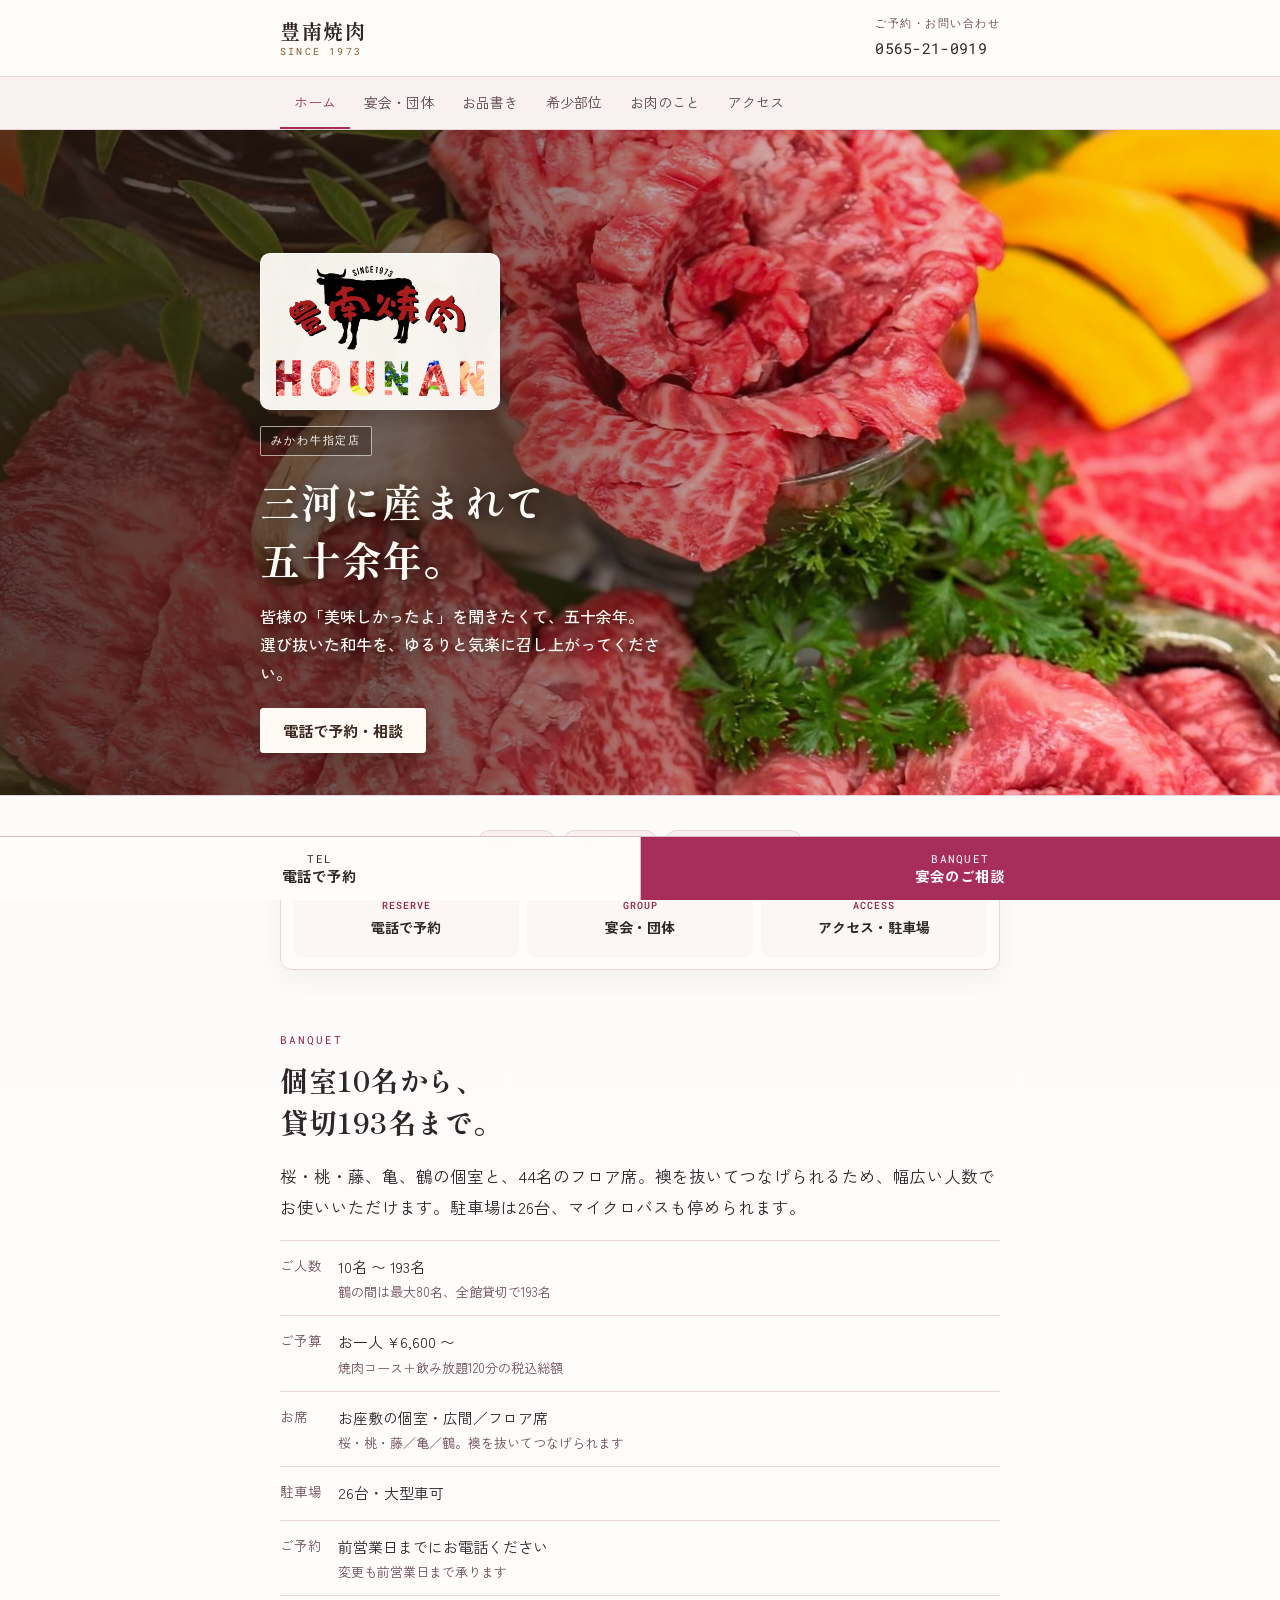
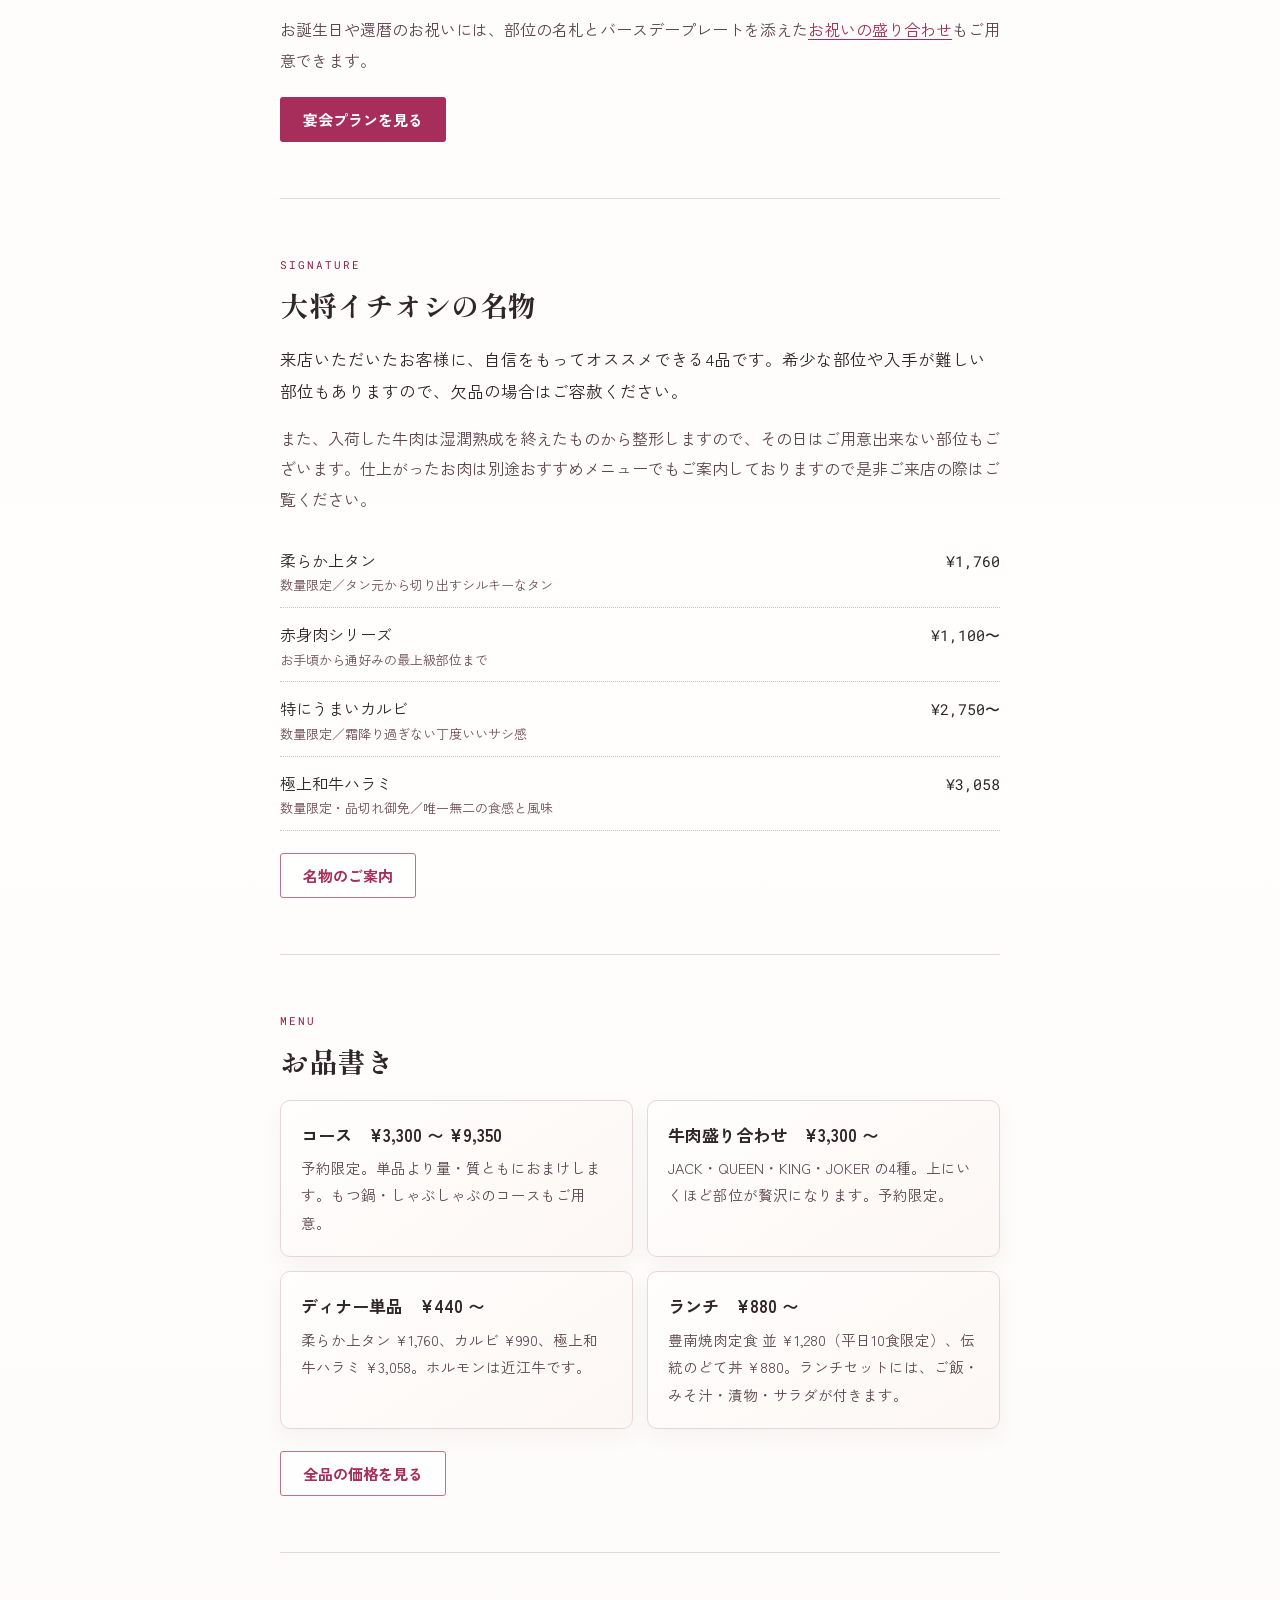
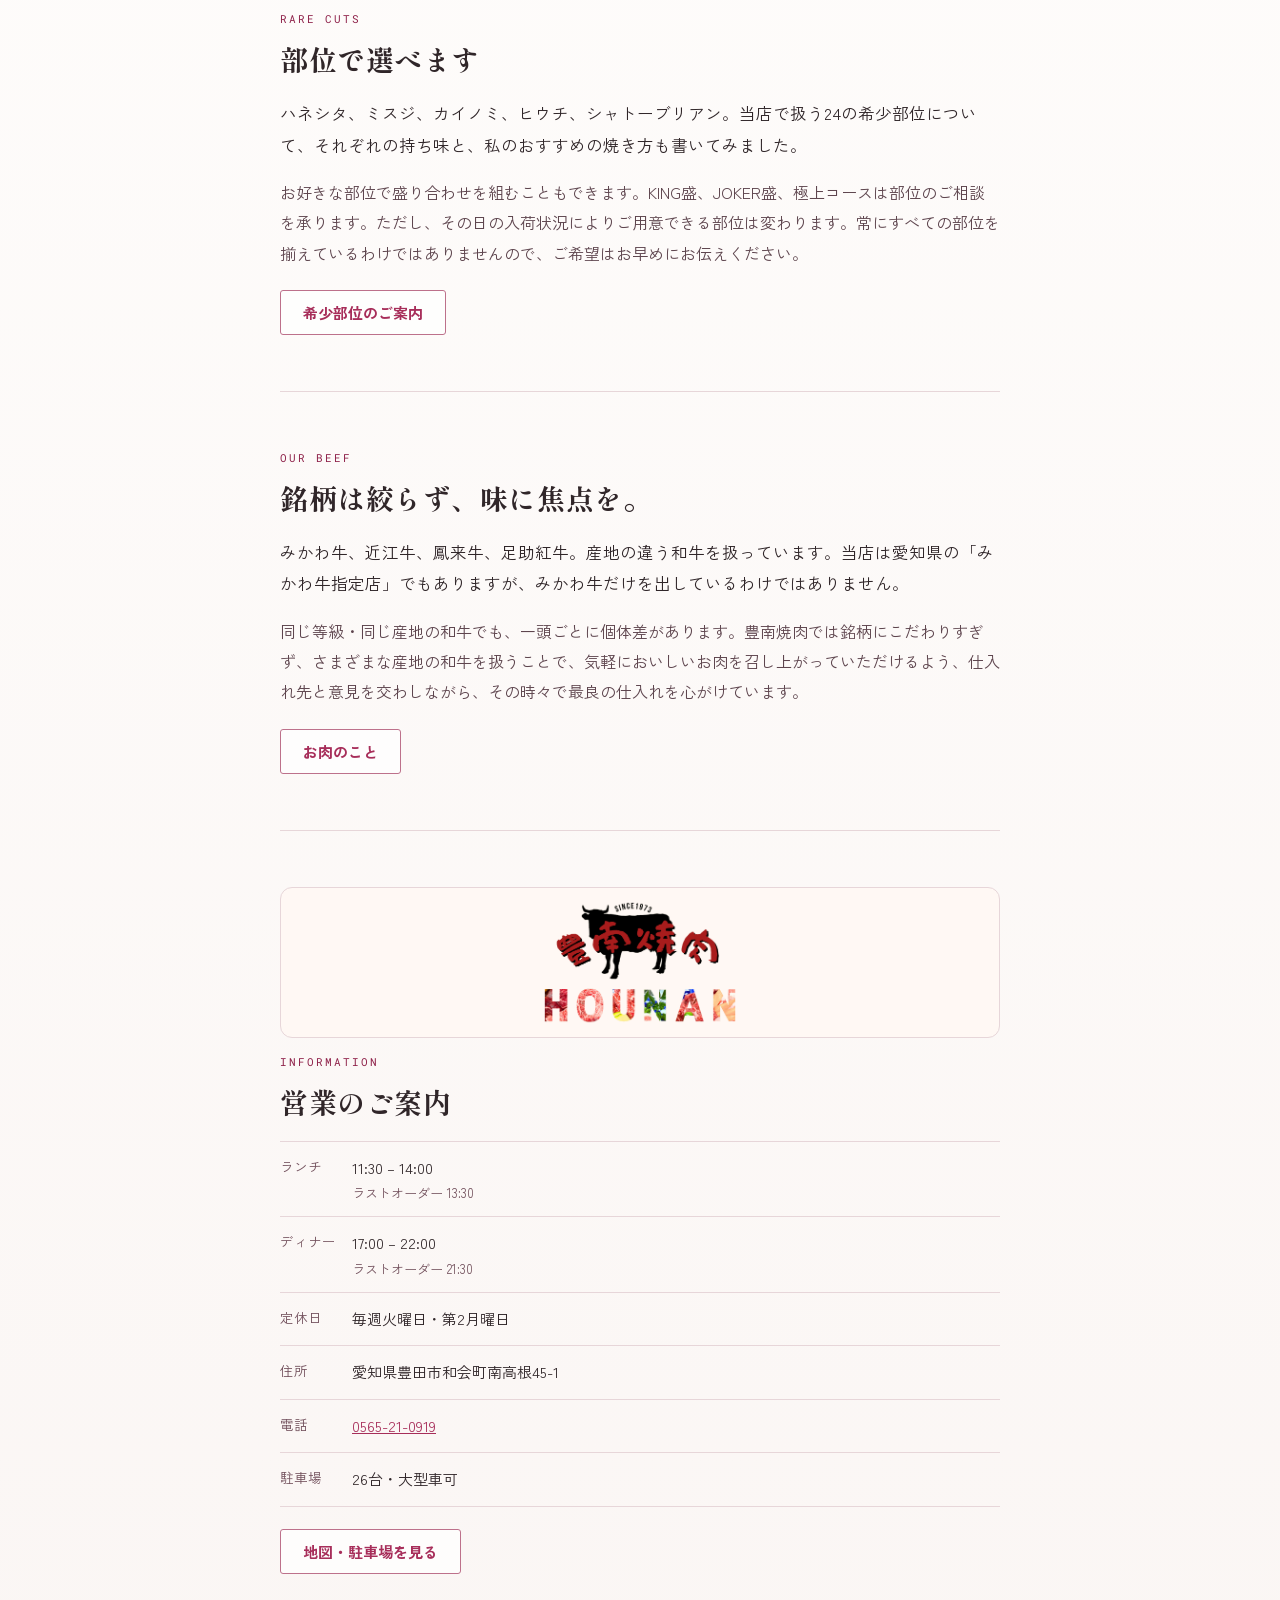
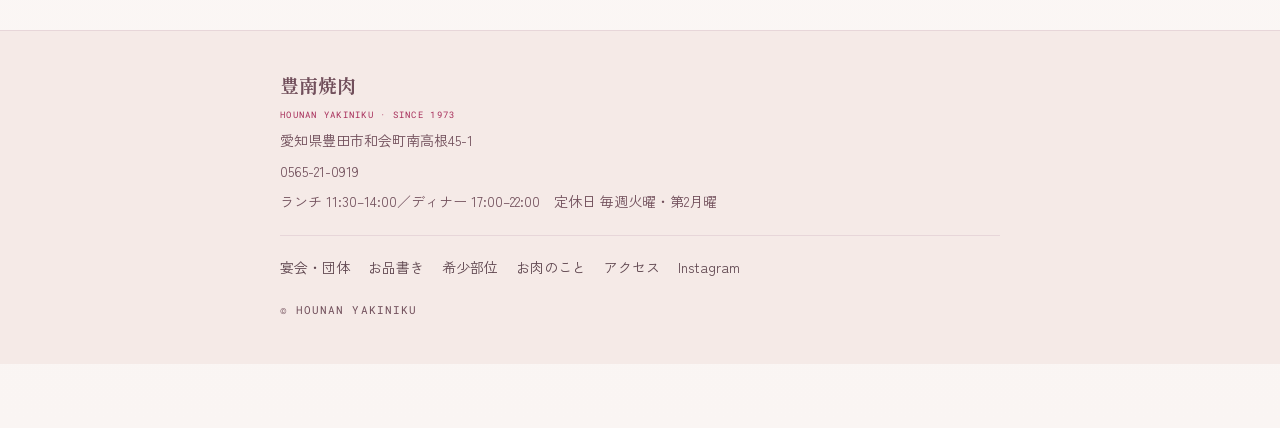
<file: index.html>
<!DOCTYPE html>
<html lang="ja">
<head>
<meta charset="utf-8">
<meta name="viewport" content="width=device-width,initial-scale=1">
<meta name="google-site-verification" content="6dPp1aed2rAkZanxd1v9638ikFSFlS81z8gG54nlih4">
<title>豊南焼肉｜豊田市の焼肉・みかわ牛指定店</title>
  <link rel="icon" type="image/png" href="/favicon.png">
  <link rel="apple-touch-icon" href="/apple-touch-icon.png">
<meta name="description" content="豊田市和会町の焼肉店「豊南焼肉」。1973年創業。みかわ牛指定店。みかわ牛・近江牛・鳳来牛・足助紅牛など産地和牛を扱います。柔らか上タン、極上和牛ハラミ、近江牛ホルモン。個室宴会は10名から、貸切最大193名。焼肉コース＋飲み放題120分はおひとり6,600円から。駐車場26台・大型車可。">
<meta property="og:url" content="https://hounan-yakiniku.com/">
<meta name="twitter:card" content="summary_large_image">
<meta property="og:site_name" content="豊南焼肉">
<meta property="og:type" content="restaurant">
<meta property="og:title" content="豊南焼肉｜豊田市和会町の焼肉・みかわ牛指定店">
<meta property="og:description" content="三河に産まれて五十余年。みかわ牛・近江牛・鳳来牛・足助紅牛。選び抜いた産地和牛を、ゆるりと気楽に。個室宴会10〜193名・駐車場26台。">
<meta property="og:image" content="https://hounan-yakiniku.com/hero.jpg">
<link rel="canonical" href="https://hounan-yakiniku.com/">
<link rel="preconnect" href="https://fonts.googleapis.com">
<link rel="preconnect" href="https://fonts.gstatic.com" crossorigin>
<link rel="stylesheet" href="https://fonts.googleapis.com/css2?family=Shippori+Mincho+B1:wght@700&family=Zen+Kaku+Gothic+New:wght@400;500;700&family=Roboto+Mono:wght@400;500&display=swap">
<link rel="stylesheet" href="style.css">
</head>
<body>

<header class="site-head">
  <div class="wrap">
    <a class="logo" href="index.html">豊南焼肉<small>SINCE 1973</small></a>
    <a class="head-tel" href="tel:0565210919"><span>ご予約・お問い合わせ</span>0565-21-0919</a>
  </div>
</header>

<nav class="nav" aria-label="メインメニュー">
  <ul>
    <li><a href="index.html" aria-current="page">ホーム</a></li>
    <li><a href="banquet.html">宴会・団体</a></li>
    <li><a href="menu.html">お品書き</a></li>
    <li><a href="parts.html">希少部位</a></li>
    <li><a href="mikawa.html">お肉のこと</a></li>
    <li><a href="access.html">アクセス</a></li>
  </ul>
</nav>

<main>

  <div class="hero hero-cover hero-home">
    <img src="hero.jpg" alt="豊南焼肉の和牛盛り合わせ。染付の大皿に、薔薇に巻いた赤身と霜降りの和牛を笹の葉とともに盛り付けた一皿" fetchpriority="high">
    <div class="hero-body">
      <img class="hero-full-logo" src="hounan-logo-clean.png" alt="豊南焼肉 HOUNAN SINCE 1973">
      <span class="hero-badge">みかわ牛指定店</span>
      <h1>三河に産まれて<br>五十余年。</h1>
      <p>皆様の「美味しかったよ」を聞きたくて、五十余年。<br>選び抜いた和牛を、ゆるりと気楽に召し上がってください。</p>
      <div class="btn-row">
        <a class="btn btn-primary" href="tel:0565210919">電話で予約・相談</a>
      </div>
    </div>
  </div>

  <aside class="quick-guide" aria-label="ご利用案内への近道">
    <p class="quick-traits" aria-label="豊南焼肉の特徴"><span>創業1973年</span><span>個室10〜193名</span><span>駐車場26台・大型車可</span></p>
    <div class="quick-guide-inner">
      <a href="tel:0565210919"><small>RESERVE</small>電話で予約</a>
      <a href="banquet.html"><small>GROUP</small>宴会・団体</a>
      <a href="access.html"><small>ACCESS</small>アクセス・駐車場</a>
    </div>
  </aside>

  <div class="wrap">

    <section class="blk">
      <p class="eyebrow">Banquet</p>
      <h2>個室10名から、<br>貸切193名まで。</h2>
      <p class="lead">桜・桃・藤、亀、鶴の個室と、44名のフロア席。襖を抜いてつなげられるため、幅広い人数でお使いいただけます。駐車場は26台、マイクロバスも停められます。</p>
      <dl class="info">
        <dt>ご人数</dt><dd>10名 〜 193名<small>鶴の間は最大80名、全館貸切で193名</small></dd>
        <dt>ご予算</dt><dd>お一人 ¥6,600 〜<small>焼肉コース＋飲み放題120分の税込総額</small></dd>
        <dt>お席</dt><dd>お座敷の個室・広間／フロア席<small>桜・桃・藤／亀／鶴。襖を抜いてつなげられます</small></dd>
        <dt>駐車場</dt><dd>26台・大型車可</dd>
        <dt>ご予約</dt><dd>前営業日までにお電話ください<small>変更も前営業日まで承ります</small></dd>
      </dl>
      <p style="margin-top:18px">お誕生日や還暦のお祝いには、部位の名札とバースデープレートを添えた<a href="banquet.html#celebration">お祝いの盛り合わせ</a>もご用意できます。</p>
      <div class="btn-row">
        <a class="btn btn-primary" href="banquet.html">宴会プランを見る</a>
      </div>
    </section>

    <section class="blk">
      <p class="eyebrow">Signature</p>
      <h2>大将イチオシの名物</h2>
      <p class="lead">来店いただいたお客様に、自信をもってオススメできる4品です。希少な部位や入手が難しい部位もありますので、欠品の場合はご容赦ください。</p>
      <p>また、入荷した牛肉は湿潤熟成を終えたものから整形しますので、その日はご用意出来ない部位もございます。仕上がったお肉は別途おすすめメニューでもご案内しておりますので是非ご来店の際はご覧ください。</p>
      <ul class="menu-list" style="margin-top:20px">
        <li><span class="nm">柔らか上タン<em>数量限定／タン元から切り出すシルキーなタン</em></span><span class="pr">¥1,760</span></li>
        <li><span class="nm">赤身肉シリーズ<em>お手頃から通好みの最上級部位まで</em></span><span class="pr">¥1,100〜</span></li>
        <li><span class="nm">特にうまいカルビ<em>数量限定／霜降り過ぎない丁度いいサシ感</em></span><span class="pr">¥2,750〜</span></li>
        <li><span class="nm">極上和牛ハラミ<em>数量限定・品切れ御免／唯一無二の食感と風味</em></span><span class="pr">¥3,058</span></li>
      </ul>
      <div class="btn-row">
        <a class="btn btn-ghost" href="menu.html#meibutsu">名物のご案内</a>
      </div>
    </section>

    <section class="blk">
      <p class="eyebrow">Menu</p>
      <h2>お品書き</h2>
      <div class="cards two">
        <div class="card">
          <h3>コース　¥3,300 〜 ¥9,350</h3>
          <p>予約限定。単品より量・質ともにおまけします。もつ鍋・しゃぶしゃぶのコースもご用意。</p>
        </div>
        <div class="card">
          <h3>牛肉盛り合わせ　¥3,300 〜</h3>
          <p>JACK・QUEEN・KING・JOKER の4種。上にいくほど部位が贅沢になります。予約限定。</p>
        </div>
        <div class="card">
          <h3>ディナー単品　¥440 〜</h3>
          <p>柔らか上タン ¥1,760、カルビ ¥990、極上和牛ハラミ ¥3,058。ホルモンは近江牛です。</p>
        </div>
        <div class="card">
          <h3>ランチ　¥880 〜</h3>
          <p>豊南焼肉定食 並 ¥1,280（平日10食限定）、伝統のどて丼 ¥880。ランチセットには、ご飯・みそ汁・漬物・サラダが付きます。</p>
        </div>
      </div>
      <div class="btn-row">
        <a class="btn btn-ghost" href="menu.html">全品の価格を見る</a>
      </div>
    </section>

    <section class="blk">
      <p class="eyebrow">Rare cuts</p>
      <h2>部位で選べます</h2>
      <p class="lead">ハネシタ、ミスジ、カイノミ、ヒウチ、シャトーブリアン。当店で扱う24の希少部位について、それぞれの持ち味と、私のおすすめの焼き方も書いてみました。</p>
      <p>お好きな部位で盛り合わせを組むこともできます。KING盛、JOKER盛、極上コースは部位のご相談を承ります。ただし、その日の入荷状況によりご用意できる部位は変わります。常にすべての部位を揃えているわけではありませんので、ご希望はお早めにお伝えください。</p>
      <div class="btn-row">
        <a class="btn btn-ghost" href="parts.html">希少部位のご案内</a>
      </div>
    </section>

    <section class="blk">
      <p class="eyebrow">Our beef</p>
      <h2>銘柄は絞らず、味に焦点を。</h2>
      <p class="lead">みかわ牛、近江牛、鳳来牛、足助紅牛。産地の違う和牛を扱っています。当店は愛知県の「みかわ牛指定店」でもありますが、みかわ牛だけを出しているわけではありません。</p>
      <p>同じ等級・同じ産地の和牛でも、一頭ごとに個体差があります。豊南焼肉では銘柄にこだわりすぎず、さまざまな産地の和牛を扱うことで、気軽においしいお肉を召し上がっていただけるよう、仕入れ先と意見を交わしながら、その時々で最良の仕入れを心がけています。</p>
      <div class="btn-row">
        <a class="btn btn-ghost" href="mikawa.html">お肉のこと</a>
      </div>
    </section>

    <section class="blk">
      <div class="store-brand" aria-label="豊南焼肉のブランドロゴ">
        <img class="store-full-logo" src="hounan-logo-clean.png" alt="豊南焼肉 HOUNAN SINCE 1973" loading="lazy">
      </div>
      <p class="eyebrow">Information</p>
      <h2>営業のご案内</h2>
      <dl class="info">
        <dt>ランチ</dt><dd>11:30 – 14:00<small>ラストオーダー 13:30</small></dd>
        <dt>ディナー</dt><dd>17:00 – 22:00<small>ラストオーダー 21:30</small></dd>
        <dt>定休日</dt><dd>毎週火曜日・第2月曜日</dd>
        <dt>住所</dt><dd>愛知県豊田市和会町南高根45-1</dd>
        <dt>電話</dt><dd><a href="tel:0565210919">0565-21-0919</a></dd>
        <dt>駐車場</dt><dd>26台・大型車可</dd>
      </dl>
      <div class="btn-row">
        <a class="btn btn-ghost" href="access.html">地図・駐車場を見る</a>
      </div>
    </section>

  </div>
</main>

<footer class="site-foot">
  <div class="wrap">
    <p class="fname">豊南焼肉</p>
    <p>愛知県豊田市和会町南高根45-1</p>
    <p>0565-21-0919</p>
    <p>ランチ 11:30–14:00／ディナー 17:00–22:00　定休日 毎週火曜・第2月曜</p>
    <div class="flinks">
      <a href="banquet.html">宴会・団体</a>
      <a href="menu.html">お品書き</a>
      <a href="parts.html">希少部位</a>
      <a href="mikawa.html">お肉のこと</a>
      <a href="access.html">アクセス</a>
      <a href="https://www.instagram.com/hounan_yakiniku/" rel="noopener">Instagram</a>
    </div>
    <p class="copy">© HOUNAN YAKINIKU</p>
  </div>
</footer>

<div class="resbar">
  <a class="r-tel" href="tel:0565210919"><small>TEL</small>電話で予約</a>
  <a class="r-book" href="banquet.html"><small>BANQUET</small>宴会のご相談</a>
</div>

<script type="application/ld+json">
{
  "@context":"https://schema.org",
  "@type":"Restaurant",
  "name":"豊南焼肉",
  "alternateName":"HOUNAN",
  "servesCuisine":"焼肉",
  "url":"https://hounan-yakiniku.com/",
  "telephone":"+81-565-21-0919",
  "priceRange":"¥1,000-¥9,999",
  "foundingDate":"1973",
  "address":{
    "@type":"PostalAddress",
    "streetAddress":"和会町南高根45-1",
    "addressLocality":"豊田市",
    "addressRegion":"愛知県",
    "addressCountry":"JP"
  },
  "openingHoursSpecification":[
    {"@type":"OpeningHoursSpecification","dayOfWeek":["Monday","Wednesday","Thursday","Friday","Saturday","Sunday"],"opens":"11:30","closes":"14:00"},
    {"@type":"OpeningHoursSpecification","dayOfWeek":["Monday","Wednesday","Thursday","Friday","Saturday","Sunday"],"opens":"17:00","closes":"22:00"}
  ],
  "acceptsReservations":"True",
  "maximumAttendeeCapacity":193,
  "hasMenu":"https://hounan-yakiniku.com/menu.html",
  "sameAs":["https://www.instagram.com/hounan_yakiniku/"]
}
</script>

</body>
</html>
</file>
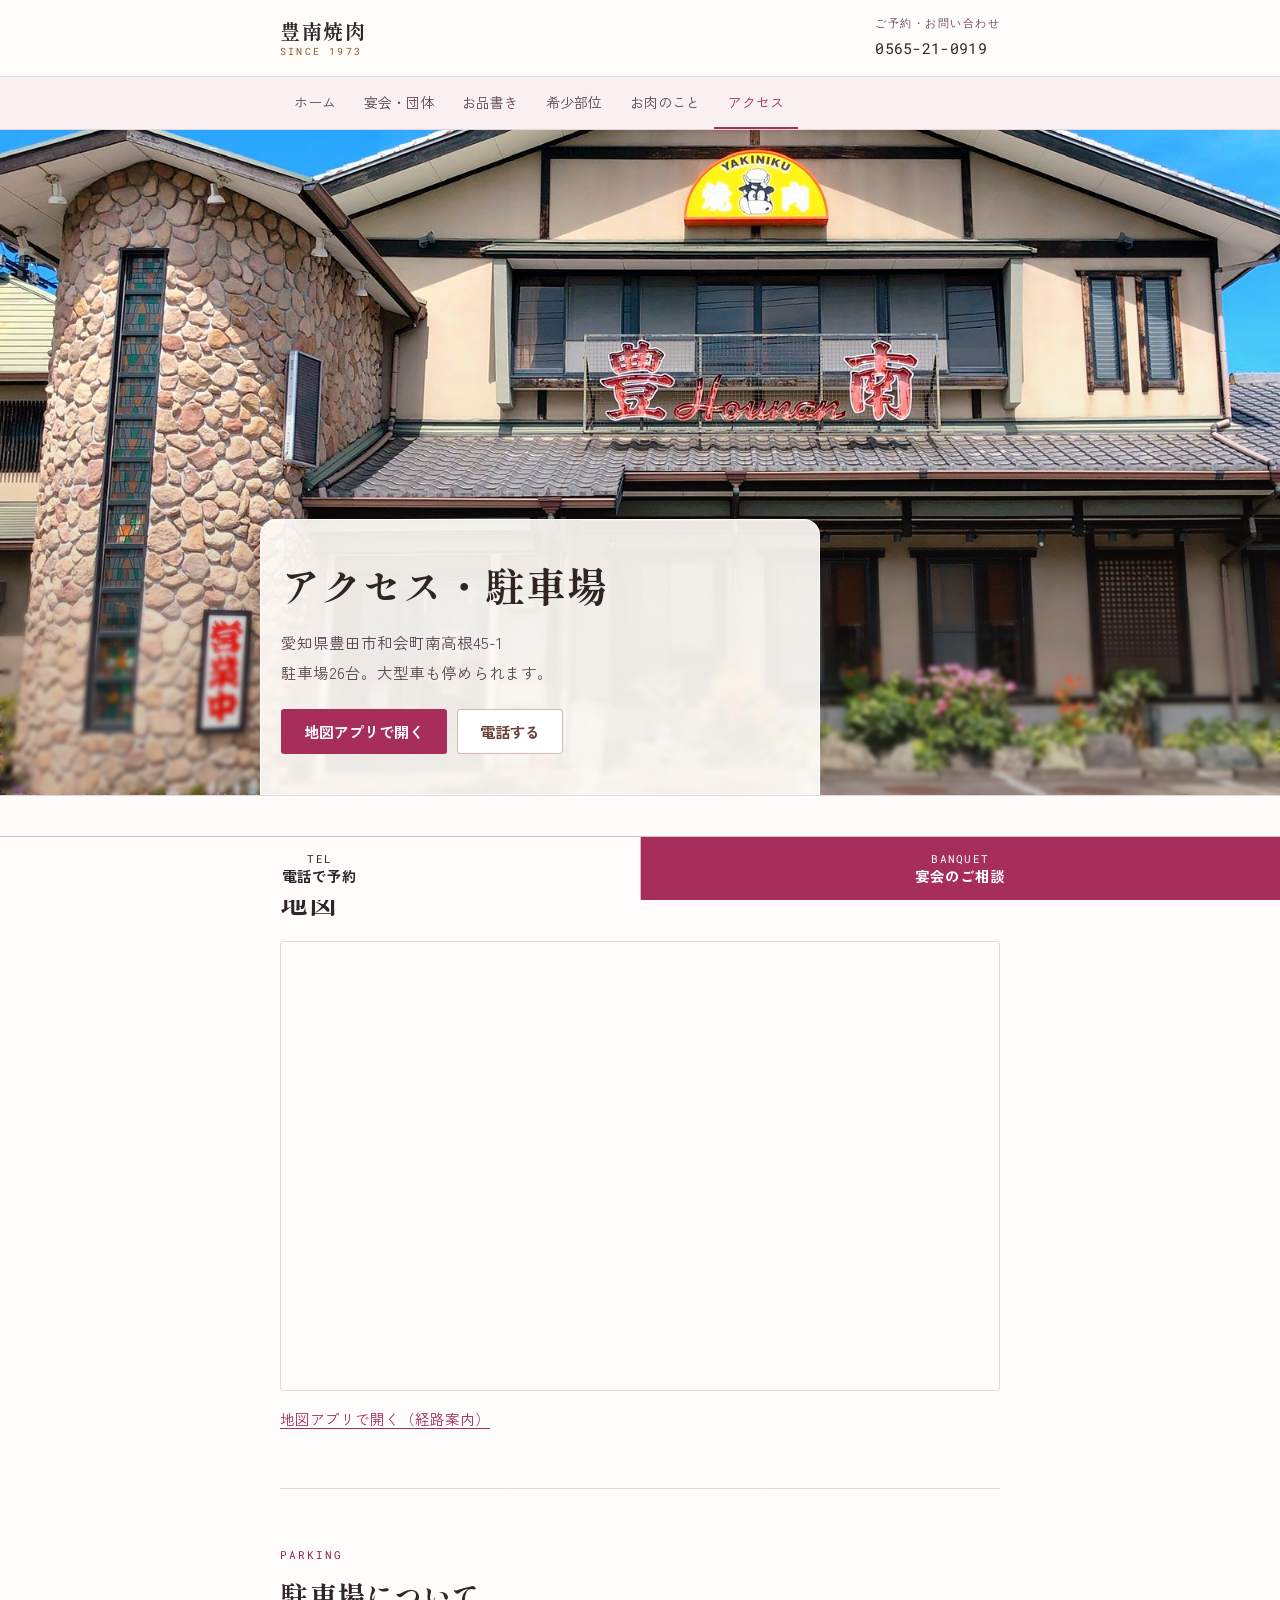
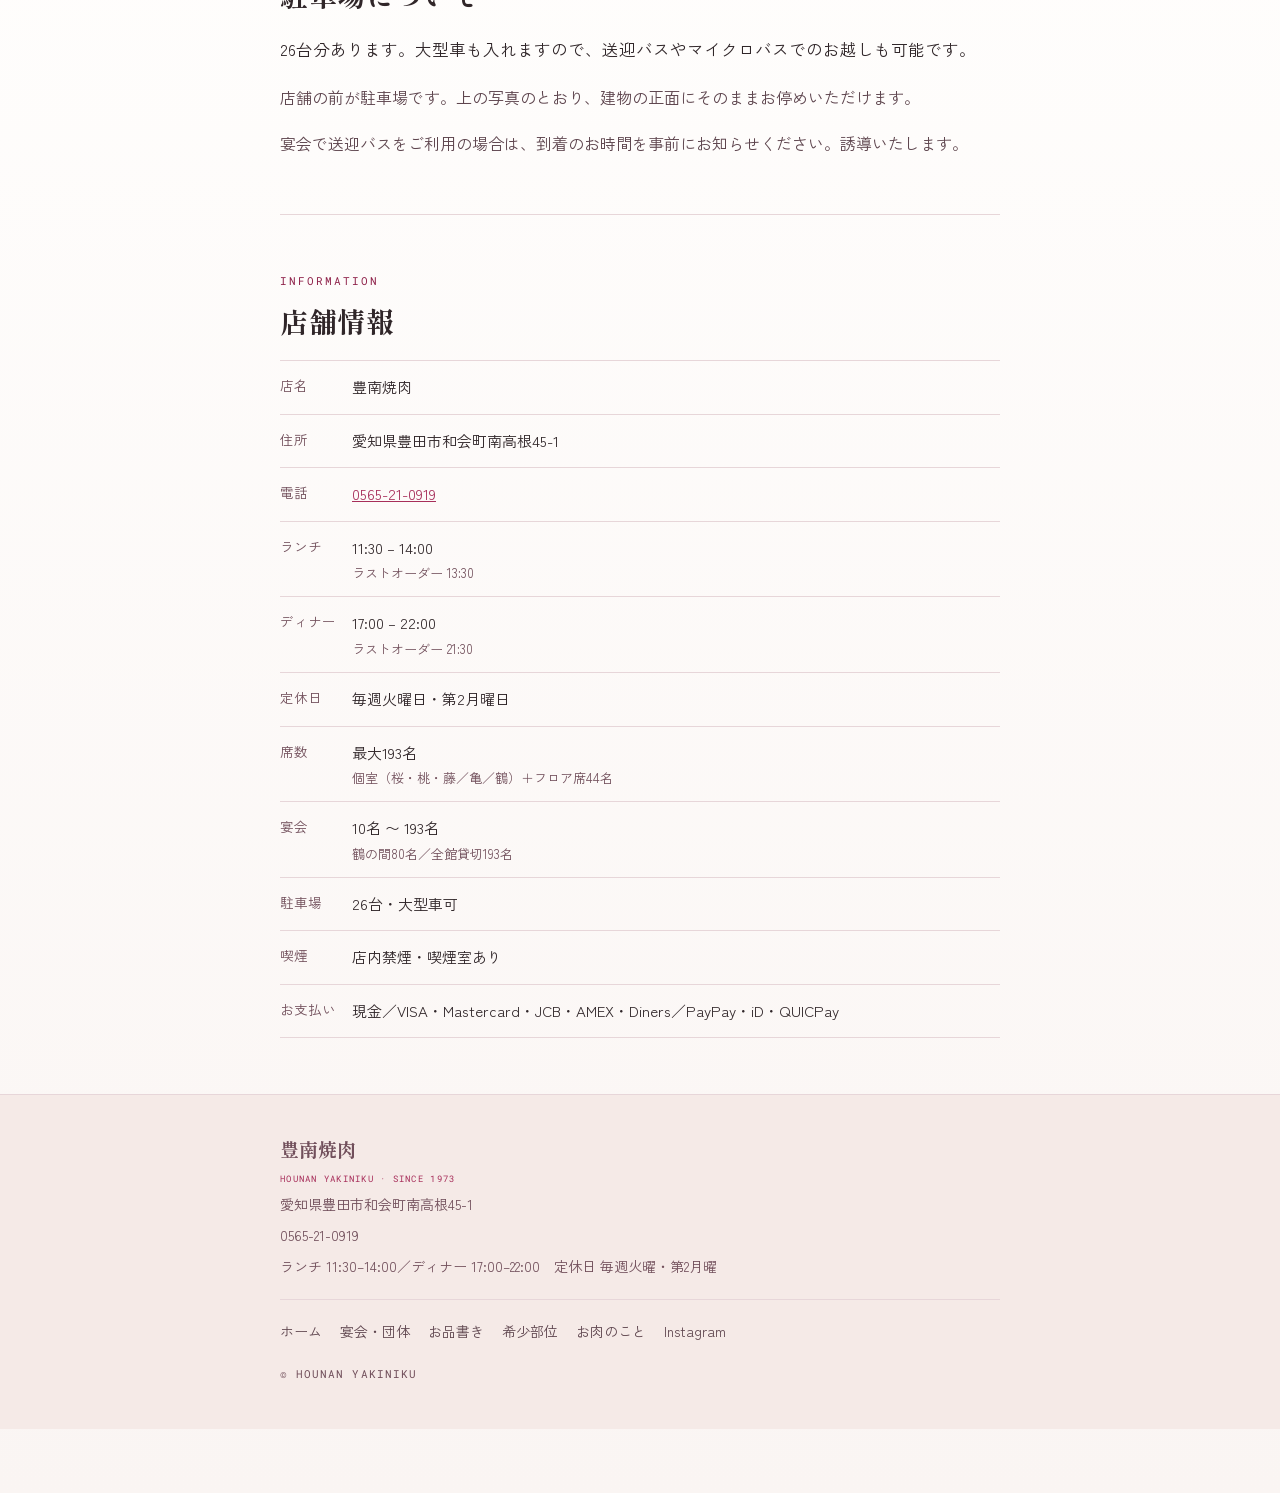
<file: access.html>
<!DOCTYPE html>
<html lang="ja">
<head>
<meta charset="utf-8">
<meta name="viewport" content="width=device-width,initial-scale=1">
<title>アクセス・駐車場｜豊南焼肉（豊田市）</title>
  <link rel="icon" type="image/png" href="/favicon.png">
  <link rel="apple-touch-icon" href="/apple-touch-icon.png">
<meta name="description" content="豊南焼肉（愛知県豊田市和会町南高根45-1）へのアクセス。駐車場26台・大型車可でマイクロバスも停められます。ランチ11:30-14:00／ディナー17:00-22:00、定休日は毎週火曜・第2月曜。">
<link rel="canonical" href="https://hounan-yakiniku.com/access.html">
<meta property="og:url" content="https://hounan-yakiniku.com/access.html">
<meta property="og:image" content="https://hounan-yakiniku.com/room-kame.jpg">
<meta name="twitter:card" content="summary_large_image">
<meta property="og:site_name" content="豊南焼肉">
<meta property="og:type" content="article">
<meta property="og:title" content="アクセス・駐車場｜豊南焼肉">
<meta property="og:description" content="豊田市和会町南高根45-1。駐車場26台・大型車可。">
<link rel="preconnect" href="https://fonts.googleapis.com">
<link rel="preconnect" href="https://fonts.gstatic.com" crossorigin>
<link rel="stylesheet" href="https://fonts.googleapis.com/css2?family=Shippori+Mincho+B1:wght@700&family=Zen+Kaku+Gothic+New:wght@400;500;700&family=Roboto+Mono:wght@400;500&display=swap">
<link rel="stylesheet" href="style.css">
</head>
<body>

<header class="site-head">
  <div class="wrap">
    <a class="logo" href="index.html">豊南焼肉<small>SINCE 1973</small></a>
    <a class="head-tel" href="tel:0565210919"><span>ご予約・お問い合わせ</span>0565-21-0919</a>
  </div>
</header>

<nav class="nav" aria-label="メインメニュー">
  <ul>
    <li><a href="index.html">ホーム</a></li>
    <li><a href="banquet.html">宴会・団体</a></li>
    <li><a href="menu.html">お品書き</a></li>
    <li><a href="parts.html">希少部位</a></li>
    <li><a href="mikawa.html">お肉のこと</a></li>
    <li><a href="access.html" aria-current="page">アクセス</a></li>
  </ul>
</nav>

<main>
  <div class="hero hero-cover hero-store">
    <img src="store.jpg" alt="豊南焼肉の外観。石積みの塔と瓦屋根、「豊南 Hounan」の看板が掲げられた店舗と、目の前の駐車場" fetchpriority="high">
    <div class="hero-body">
      <h1>アクセス・駐車場</h1>
      <p>愛知県豊田市和会町南高根45-1<br>駐車場26台。大型車も停められます。</p>
      <div class="btn-row">
        <a class="btn btn-primary" href="https://www.google.com/maps/search/?api=1&amp;query=%E6%84%9B%E7%9F%A5%E7%9C%8C%E8%B1%8A%E7%94%B0%E5%B8%82%E5%92%8C%E4%BC%9A%E7%94%BA%E5%8D%97%E9%AB%98%E6%A0%B945-1" rel="noopener">地図アプリで開く</a>
        <a class="btn btn-ghost" href="tel:0565210919">電話する</a>
      </div>
    </div>
  </div>

  <div class="wrap">

    <section class="blk">
      <p class="eyebrow">Map</p>
      <h2>地図</h2>
      <!-- ▼住所から生成した埋め込み地図です。ピンの位置を細かく調整したい場合は、
           Googleマップの「共有 → 地図を埋め込む」で取得した iframe と差し替えてください -->
      <div class="mapbox">
        <iframe src="https://www.google.com/maps?q=%E6%84%9B%E7%9F%A5%E7%9C%8C%E8%B1%8A%E7%94%B0%E5%B8%82%E5%92%8C%E4%BC%9A%E7%94%BA%E5%8D%97%E9%AB%98%E6%A0%B945-1%20%E8%B1%8A%E5%8D%97%E7%84%BC%E8%82%89&output=embed"
                title="豊南焼肉の地図" loading="lazy" allowfullscreen
                referrerpolicy="no-referrer-when-downgrade"></iframe>
      </div>
      <p style="margin-top:14px;font-size:14.5px">
        <a href="https://www.google.com/maps/search/?api=1&amp;query=%E6%84%9B%E7%9F%A5%E7%9C%8C%E8%B1%8A%E7%94%B0%E5%B8%82%E5%92%8C%E4%BC%9A%E7%94%BA%E5%8D%97%E9%AB%98%E6%A0%B945-1%20%E8%B1%8A%E5%8D%97%E7%84%BC%E8%82%89" rel="noopener">地図アプリで開く（経路案内）</a>
      </p>
    </section>

    <section class="blk">
      <p class="eyebrow">Parking</p>
      <h2>駐車場について</h2>
      <p class="lead">26台分あります。大型車も入れますので、送迎バスやマイクロバスでのお越しも可能です。</p>
      <p style="margin-top:14px">店舗の前が駐車場です。上の写真のとおり、建物の正面にそのままお停めいただけます。</p>
      <p style="margin-top:14px">宴会で送迎バスをご利用の場合は、到着のお時間を事前にお知らせください。誘導いたします。</p>
    </section>

    <section class="blk">
      <p class="eyebrow">Information</p>
      <h2>店舗情報</h2>
      <dl class="info">
        <dt>店名</dt><dd>豊南焼肉</dd>
        <dt>住所</dt><dd>愛知県豊田市和会町南高根45-1</dd>
        <dt>電話</dt><dd><a href="tel:0565210919">0565-21-0919</a></dd>
        <dt>ランチ</dt><dd>11:30 – 14:00<small>ラストオーダー 13:30</small></dd>
        <dt>ディナー</dt><dd>17:00 – 22:00<small>ラストオーダー 21:30</small></dd>
        <dt>定休日</dt><dd>毎週火曜日・第2月曜日</dd>
        <dt>席数</dt><dd>最大193名<small>個室（桜・桃・藤／亀／鶴）＋フロア席44名</small></dd>
        <dt>宴会</dt><dd>10名 〜 193名<small>鶴の間80名／全館貸切193名</small></dd>
        <dt>駐車場</dt><dd>26台・大型車可</dd>
        <dt>喫煙</dt><dd>店内禁煙・喫煙室あり</dd>
        <dt>お支払い</dt><dd>現金／VISA・Mastercard・JCB・AMEX・Diners／PayPay・iD・QUICPay</dd>
      </dl>
    </section>

  </div>
</main>

<footer class="site-foot">
  <div class="wrap">
    <p class="fname">豊南焼肉</p>
    <p>愛知県豊田市和会町南高根45-1</p>
    <p>0565-21-0919</p>
    <p>ランチ 11:30–14:00／ディナー 17:00–22:00　定休日 毎週火曜・第2月曜</p>
    <div class="flinks">
      <a href="index.html">ホーム</a>
      <a href="banquet.html">宴会・団体</a>
      <a href="menu.html">お品書き</a>
      <a href="parts.html">希少部位</a>
      <a href="mikawa.html">お肉のこと</a>
      <a href="https://www.instagram.com/hounan_yakiniku/" rel="noopener">Instagram</a>
    </div>
    <p class="copy">© HOUNAN YAKINIKU</p>
  </div>
</footer>

<div class="resbar">
  <a class="r-tel" href="tel:0565210919"><small>TEL</small>電話で予約</a>
  <a class="r-book" href="banquet.html"><small>BANQUET</small>宴会のご相談</a>
</div>

</body>
</html>
</file>
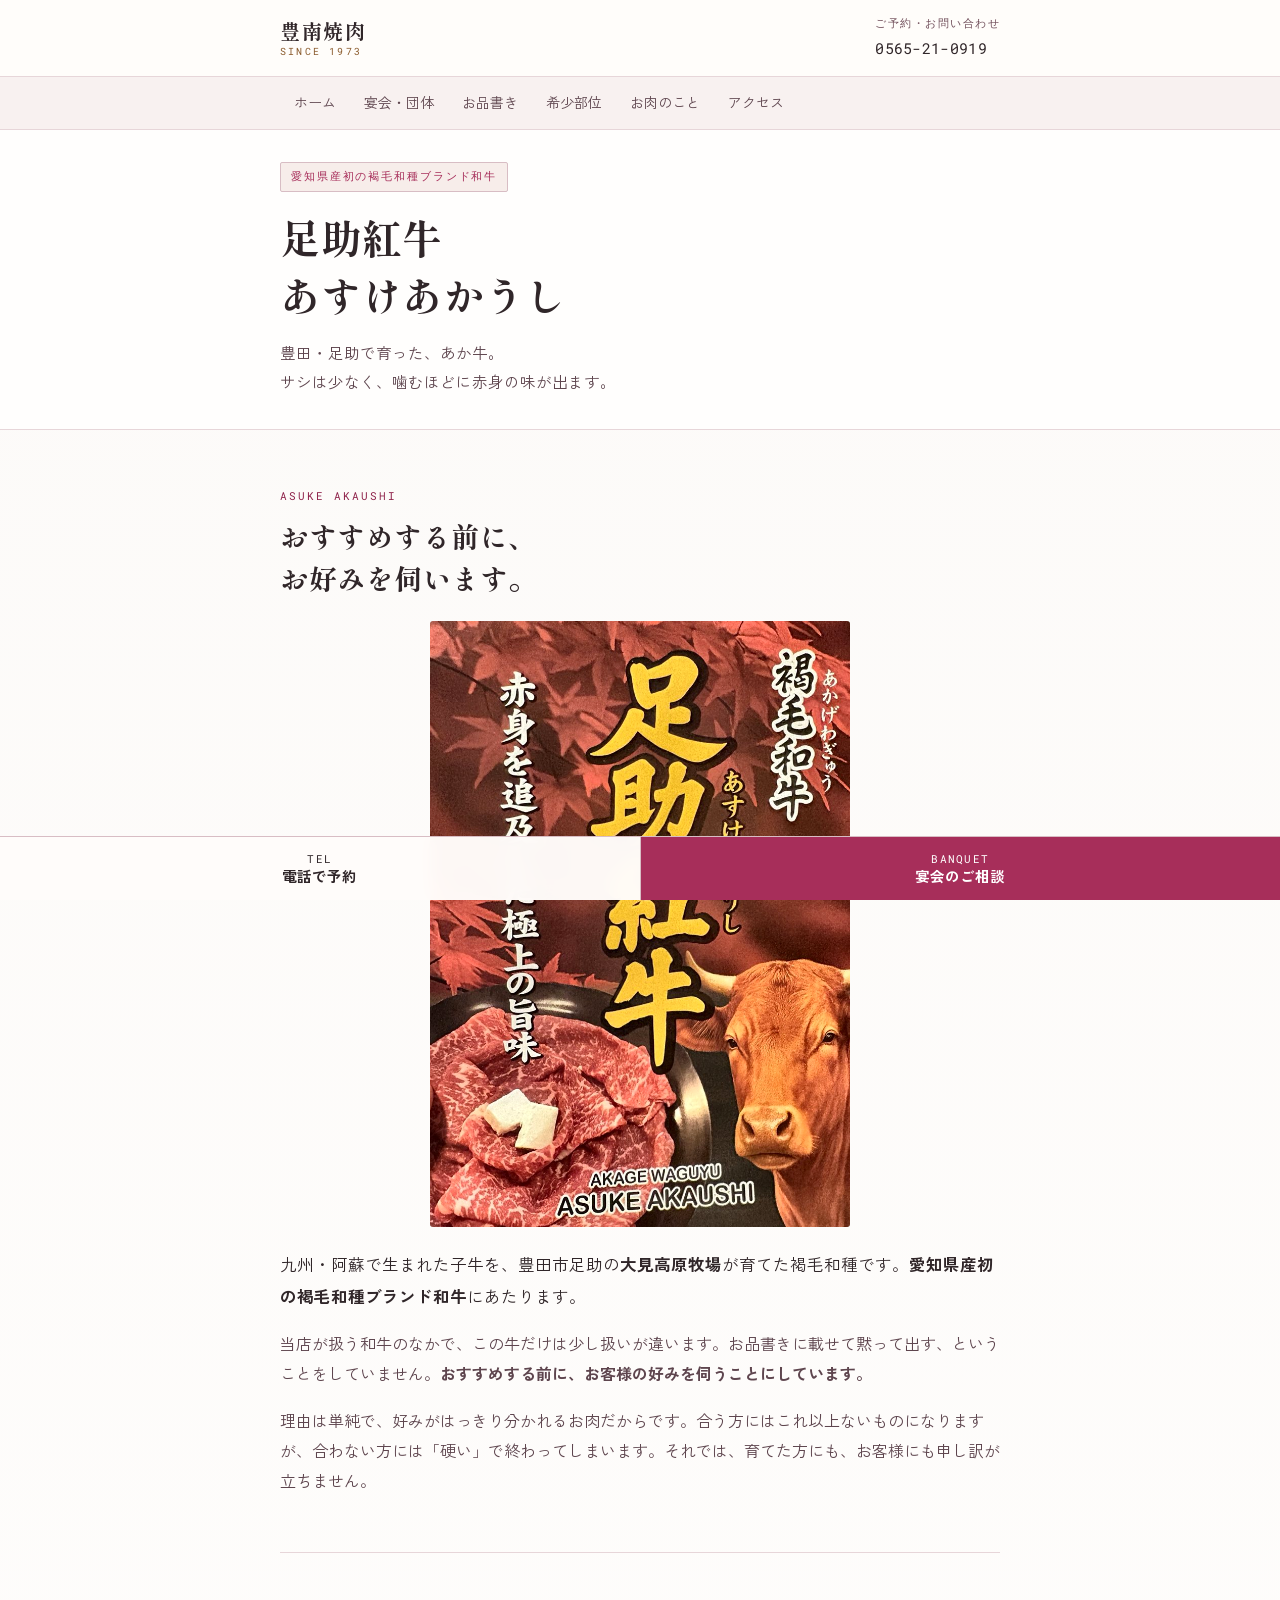
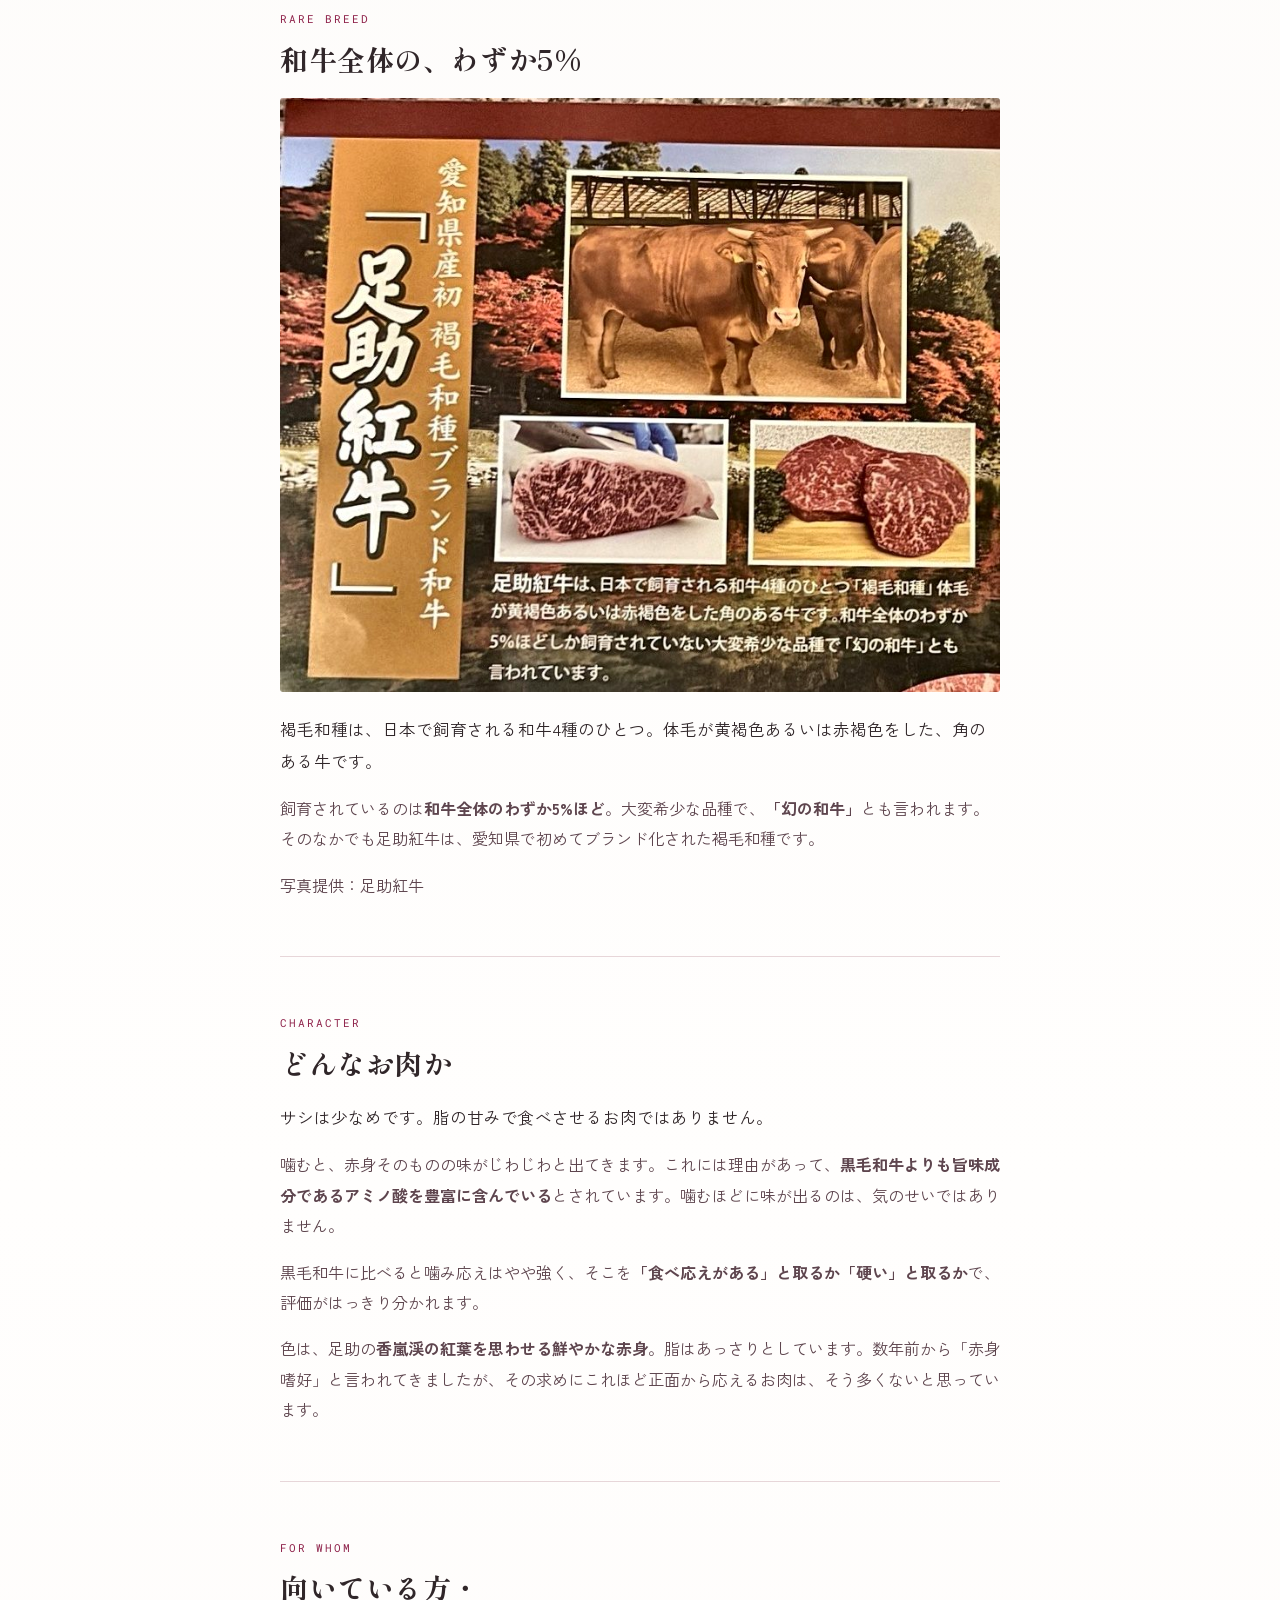
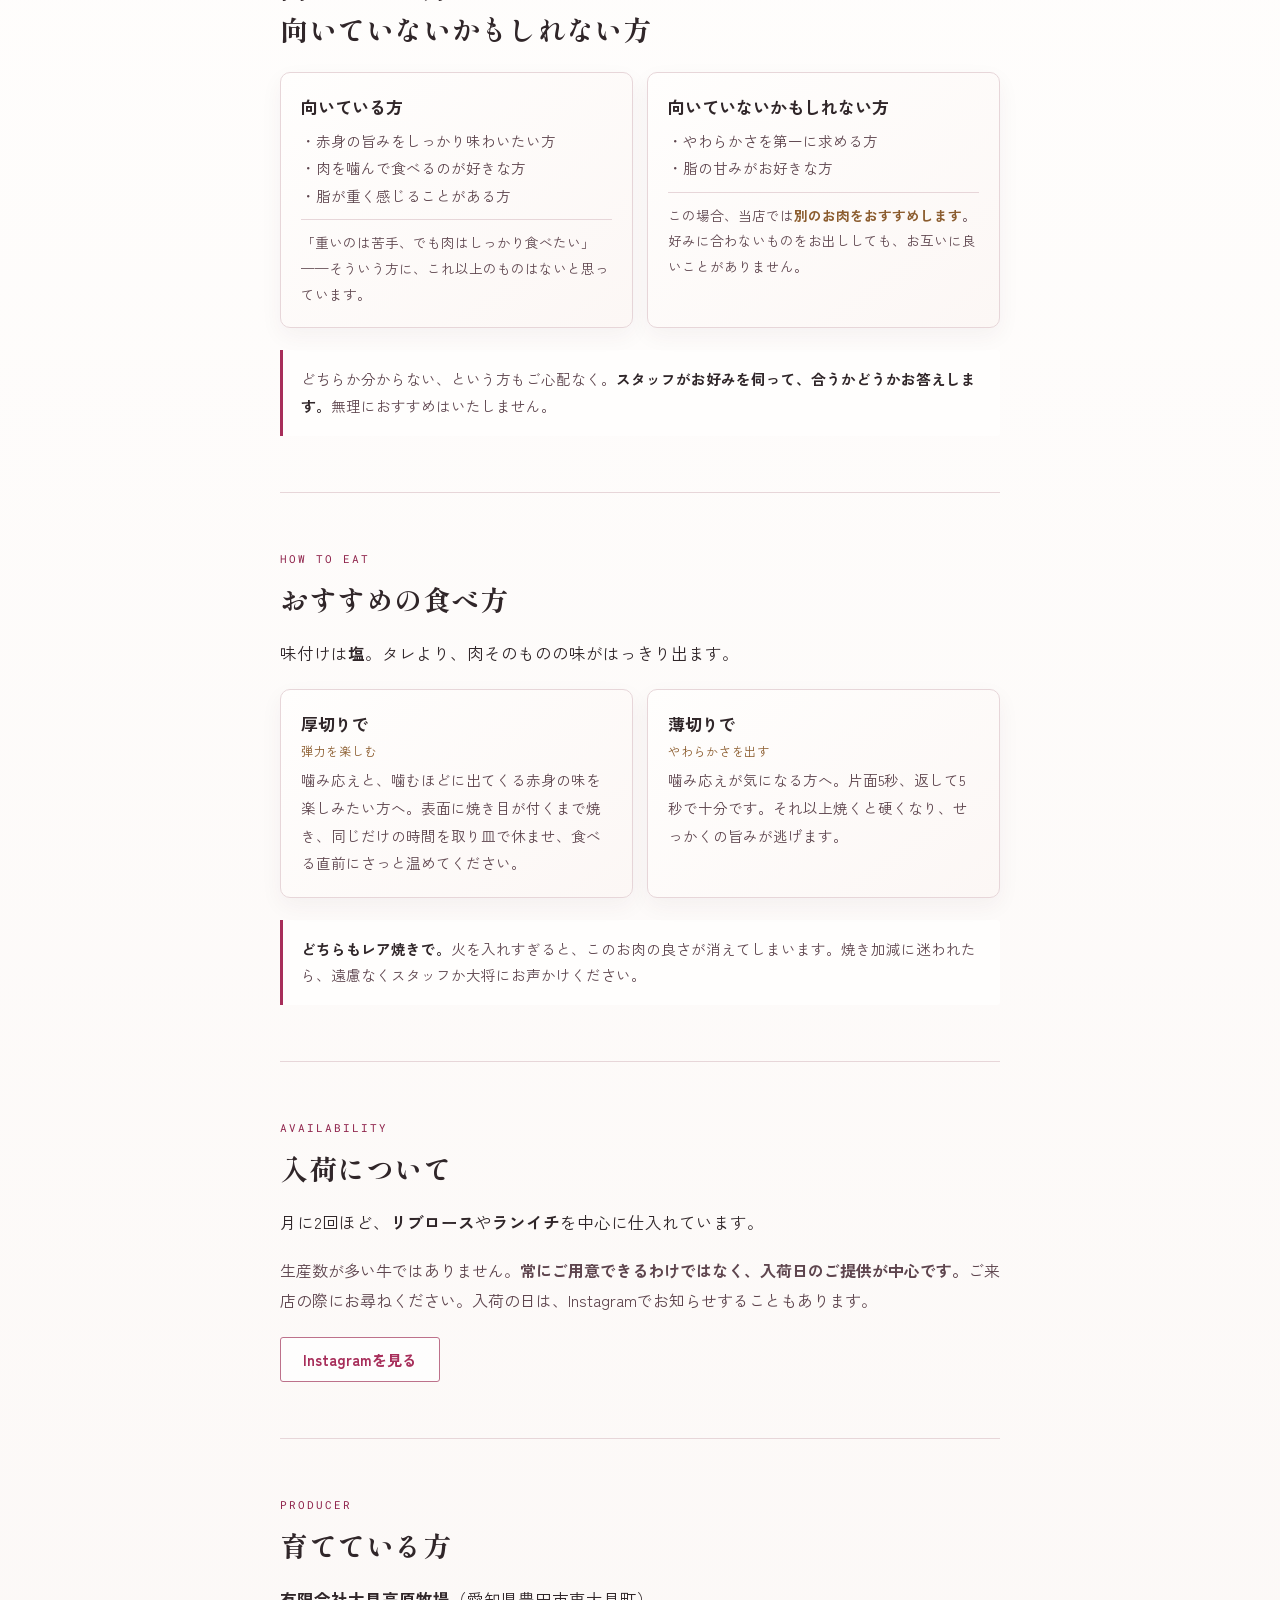
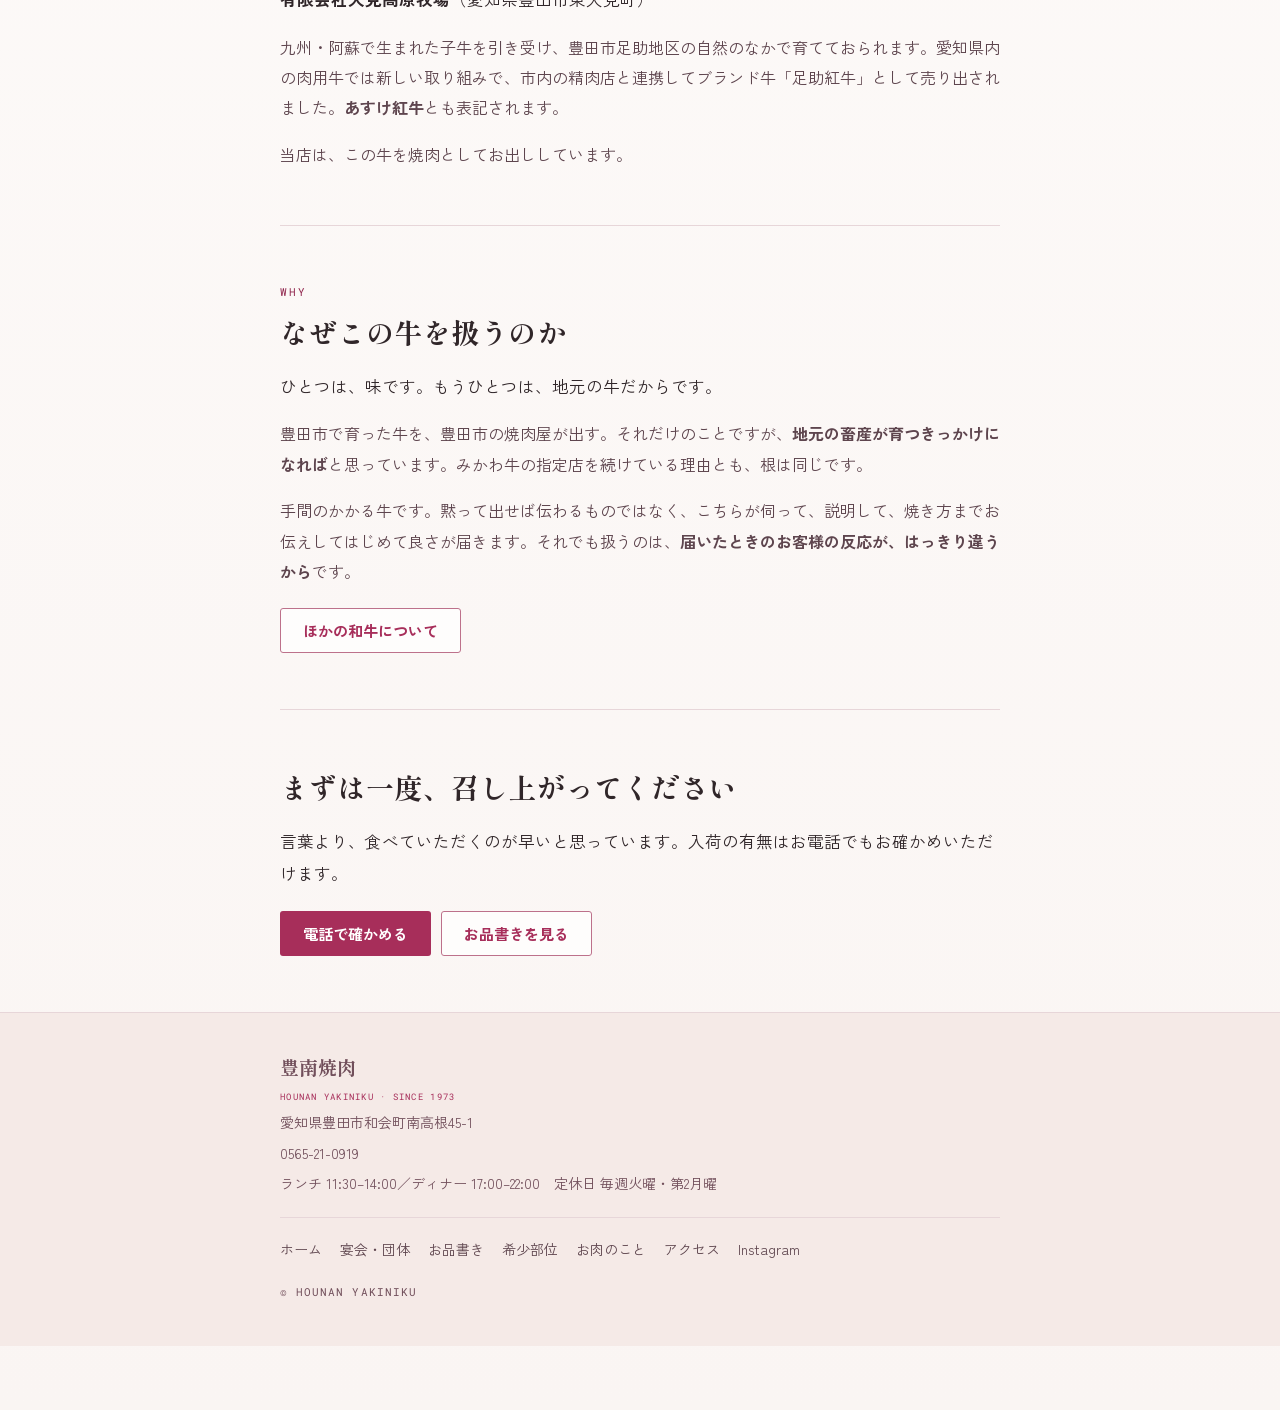
<file: akaushi.html>
<!DOCTYPE html>
<html lang="ja">
<head>
<meta charset="utf-8">
<meta name="viewport" content="width=device-width,initial-scale=1">
<title>足助紅牛（あすけあかうし）｜愛知県初のあか牛を豊田市の焼肉で｜豊南焼肉</title>
  <link rel="icon" type="image/png" href="/favicon.png">
  <link rel="apple-touch-icon" href="/apple-touch-icon.png">
<meta name="description" content="足助紅牛（あすけあかうし）は、豊田市足助の大見高原牧場が育てる愛知県初のあか牛（褐毛和種）。和牛全体のわずか5%ほどの希少な品種で「幻の和牛」とも呼ばれます。サシは少なく、噛むほどに赤身の味が出ます。向き不向きがはっきりしたお肉なので、お好みを伺ってからおすすめしています。豊田市和会町の焼肉店・豊南焼肉。">
<link rel="canonical" href="https://hounan-yakiniku.com/akaushi.html">
<meta property="og:url" content="https://hounan-yakiniku.com/akaushi.html">
<meta property="og:image" content="https://hounan-yakiniku.com/akaushi-cover.jpg">
<meta name="twitter:card" content="summary_large_image">
<meta property="og:site_name" content="豊南焼肉">
<meta property="og:type" content="article">
<meta property="og:title" content="足助紅牛（あすけあかうし）｜豊南焼肉">
<meta property="og:description" content="豊田市足助で育った愛知県初のあか牛。和牛全体のわずか5%ほどの希少な品種。サシは少なく、噛むほどに赤身の味が出ます。">
<link rel="preconnect" href="https://fonts.googleapis.com">
<link rel="preconnect" href="https://fonts.gstatic.com" crossorigin>
<link rel="stylesheet" href="https://fonts.googleapis.com/css2?family=Shippori+Mincho+B1:wght@700&family=Zen+Kaku+Gothic+New:wght@400;500;700&family=Roboto+Mono:wght@400;500&display=swap">
<link rel="stylesheet" href="style.css">
</head>
<body>

<header class="site-head">
  <div class="wrap">
    <a class="logo" href="index.html">豊南焼肉<small>SINCE 1973</small></a>
    <a class="head-tel" href="tel:0565210919"><span>ご予約・お問い合わせ</span>0565-21-0919</a>
  </div>
</header>

<nav class="nav" aria-label="メインメニュー">
  <ul>
    <li><a href="index.html">ホーム</a></li>
    <li><a href="banquet.html">宴会・団体</a></li>
    <li><a href="menu.html">お品書き</a></li>
    <li><a href="parts.html">希少部位</a></li>
    <li><a href="mikawa.html">お肉のこと</a></li>
    <li><a href="access.html">アクセス</a></li>
  </ul>
</nav>

<main>
  <div class="hero">
    <div class="hero-body">
      <span class="hero-badge">愛知県産初の褐毛和種ブランド和牛</span>
      <h1>足助紅牛<br>あすけあかうし</h1>
      <p>豊田・足助で育った、あか牛。<br>サシは少なく、噛むほどに赤身の味が出ます。</p>
    </div>
  </div>

  <div class="wrap">

    <section class="blk">
      <p class="eyebrow">Asuke Akaushi</p>
      <h2>おすすめする前に、<br>お好みを伺います。</h2>
      <img src="akaushi-cover.jpg" alt="足助紅牛のパンフレット。褐毛和牛「足助紅牛（あすけあかうし）」赤身を追及した極上の旨味" loading="lazy" style="display:block;width:100%;max-width:420px;margin:22px auto;border-radius:3px">
      <p class="lead">九州・阿蘇で生まれた子牛を、豊田市足助の<strong>大見高原牧場</strong>が育てた褐毛和種です。<strong>愛知県産初の褐毛和種ブランド和牛</strong>にあたります。</p>
      <p>当店が扱う和牛のなかで、この牛だけは少し扱いが違います。お品書きに載せて黙って出す、ということをしていません。<strong>おすすめする前に、お客様の好みを伺うことにしています。</strong></p>
      <p>理由は単純で、好みがはっきり分かれるお肉だからです。合う方にはこれ以上ないものになりますが、合わない方には「硬い」で終わってしまいます。それでは、育てた方にも、お客様にも申し訳が立ちません。</p>
    </section>

    <section class="blk">
      <p class="eyebrow">Rare breed</p>
      <h2>和牛全体の、わずか5%</h2>
      <img src="akaushi-brand.jpg" alt="足助紅牛の褐毛和種。黄褐色の体毛に角のある牛と、赤身肉のブロック" loading="lazy" style="margin:0 0 22px;border-radius:3px">
      <p class="lead">褐毛和種は、日本で飼育される和牛4種のひとつ。体毛が黄褐色あるいは赤褐色をした、角のある牛です。</p>
      <p>飼育されているのは<strong>和牛全体のわずか5%ほど</strong>。大変希少な品種で、<strong>「幻の和牛」</strong>とも言われます。そのなかでも足助紅牛は、愛知県で初めてブランド化された褐毛和種です。</p>
      <p class="tip">写真提供：足助紅牛</p>
    </section>

    <section class="blk">
      <p class="eyebrow">Character</p>
      <h2>どんなお肉か</h2>
      <p class="lead">サシは少なめです。脂の甘みで食べさせるお肉ではありません。</p>
      <p>噛むと、赤身そのものの味がじわじわと出てきます。これには理由があって、<strong>黒毛和牛よりも旨味成分であるアミノ酸を豊富に含んでいる</strong>とされています。噛むほどに味が出るのは、気のせいではありません。</p>
      <p>黒毛和牛に比べると噛み応えはやや強く、そこを<strong>「食べ応えがある」と取るか「硬い」と取るか</strong>で、評価がはっきり分かれます。</p>
      <p>色は、足助の<strong>香嵐渓の紅葉を思わせる鮮やかな赤身</strong>。脂はあっさりとしています。数年前から「赤身嗜好」と言われてきましたが、その求めにこれほど正面から応えるお肉は、そう多くないと思っています。</p>
    </section>

    <section class="blk">
      <p class="eyebrow">For whom</p>
      <h2>向いている方・<br>向いていないかもしれない方</h2>
      <div class="cards two" style="margin-top:22px">
        <div class="card">
          <h3>向いている方</h3>
          <p>・赤身の旨みをしっかり味わいたい方<br>・肉を噛んで食べるのが好きな方<br>・脂が重く感じることがある方</p>
          <p class="tip">「重いのは苦手、でも肉はしっかり食べたい」——そういう方に、これ以上のものはないと思っています。</p>
        </div>
        <div class="card">
          <h3>向いていないかもしれない方</h3>
          <p>・やわらかさを第一に求める方<br>・脂の甘みがお好きな方</p>
          <p class="tip">この場合、当店では<strong>別のお肉をおすすめします</strong>。好みに合わないものをお出ししても、お互いに良いことがありません。</p>
        </div>
      </div>
      <div class="callout" style="margin-top:22px">
        どちらか分からない、という方もご心配なく。<strong>スタッフがお好みを伺って、合うかどうかお答えします。</strong>無理におすすめはいたしません。
      </div>
    </section>

    <section class="blk">
      <p class="eyebrow">How to eat</p>
      <h2>おすすめの食べ方</h2>
      <p class="lead">味付けは<strong>塩</strong>。タレより、肉そのものの味がはっきり出ます。</p>
      <div class="cards two" style="margin-top:20px">
        <div class="card">
          <h3>厚切りで<em>弾力を楽しむ</em></h3>
          <p>噛み応えと、噛むほどに出てくる赤身の味を楽しみたい方へ。表面に焼き目が付くまで焼き、同じだけの時間を取り皿で休ませ、食べる直前にさっと温めてください。</p>
        </div>
        <div class="card">
          <h3>薄切りで<em>やわらかさを出す</em></h3>
          <p>噛み応えが気になる方へ。片面5秒、返して5秒で十分です。それ以上焼くと硬くなり、せっかくの旨みが逃げます。</p>
        </div>
      </div>
      <div class="callout" style="margin-top:22px">
        <strong>どちらもレア焼きで。</strong>火を入れすぎると、このお肉の良さが消えてしまいます。焼き加減に迷われたら、遠慮なくスタッフか大将にお声かけください。
      </div>
    </section>

    <section class="blk">
      <p class="eyebrow">Availability</p>
      <h2>入荷について</h2>
      <p class="lead">月に2回ほど、<strong>リブロース</strong>や<strong>ランイチ</strong>を中心に仕入れています。</p>
      <p>生産数が多い牛ではありません。<strong>常にご用意できるわけではなく、入荷日のご提供が中心です。</strong>ご来店の際にお尋ねください。入荷の日は、Instagramでお知らせすることもあります。</p>
      <div class="btn-row">
        <a class="btn btn-ghost" href="https://www.instagram.com/hounan_yakiniku/" rel="noopener">Instagramを見る</a>
      </div>
    </section>

    <section class="blk">
      <p class="eyebrow">Producer</p>
      <h2>育てている方</h2>
      <p class="lead"><strong>有限会社大見高原牧場</strong>（愛知県豊田市東大見町）</p>
      <p>九州・阿蘇で生まれた子牛を引き受け、豊田市足助地区の自然のなかで育てておられます。愛知県内の肉用牛では新しい取り組みで、市内の精肉店と連携してブランド牛「足助紅牛」として売り出されました。<strong>あすけ紅牛</strong>とも表記されます。</p>
      <p>当店は、この牛を焼肉としてお出ししています。</p>
    </section>

    <section class="blk">
      <p class="eyebrow">Why</p>
      <h2>なぜこの牛を扱うのか</h2>
      <p class="lead">ひとつは、味です。もうひとつは、地元の牛だからです。</p>
      <p>豊田市で育った牛を、豊田市の焼肉屋が出す。それだけのことですが、<strong>地元の畜産が育つきっかけになれば</strong>と思っています。みかわ牛の指定店を続けている理由とも、根は同じです。</p>
      <p>手間のかかる牛です。黙って出せば伝わるものではなく、こちらが伺って、説明して、焼き方までお伝えしてはじめて良さが届きます。それでも扱うのは、<strong>届いたときのお客様の反応が、はっきり違うから</strong>です。</p>
      <div class="btn-row">
        <a class="btn btn-ghost" href="mikawa.html">ほかの和牛について</a>
      </div>
    </section>

    <section class="blk">
      <h2>まずは一度、召し上がってください</h2>
      <p class="lead">言葉より、食べていただくのが早いと思っています。入荷の有無はお電話でもお確かめいただけます。</p>
      <div class="btn-row">
        <a class="btn btn-primary" href="tel:0565210919">電話で確かめる</a>
        <a class="btn btn-ghost" href="menu.html">お品書きを見る</a>
      </div>
    </section>

  </div>
</main>

<footer class="site-foot">
  <div class="wrap">
    <p class="fname">豊南焼肉</p>
    <p>愛知県豊田市和会町南高根45-1</p>
    <p>0565-21-0919</p>
    <p>ランチ 11:30–14:00／ディナー 17:00–22:00　定休日 毎週火曜・第2月曜</p>
    <div class="flinks">
      <a href="index.html">ホーム</a>
      <a href="banquet.html">宴会・団体</a>
      <a href="menu.html">お品書き</a>
      <a href="parts.html">希少部位</a>
      <a href="mikawa.html">お肉のこと</a>
      <a href="access.html">アクセス</a>
      <a href="https://www.instagram.com/hounan_yakiniku/" rel="noopener">Instagram</a>
    </div>
    <p class="copy">© HOUNAN YAKINIKU</p>
  </div>
</footer>

<div class="resbar">
  <a class="r-tel" href="tel:0565210919"><small>TEL</small>電話で予約</a>
  <a class="r-book" href="banquet.html"><small>BANQUET</small>宴会のご相談</a>
</div>

</body>
</html>
</file>
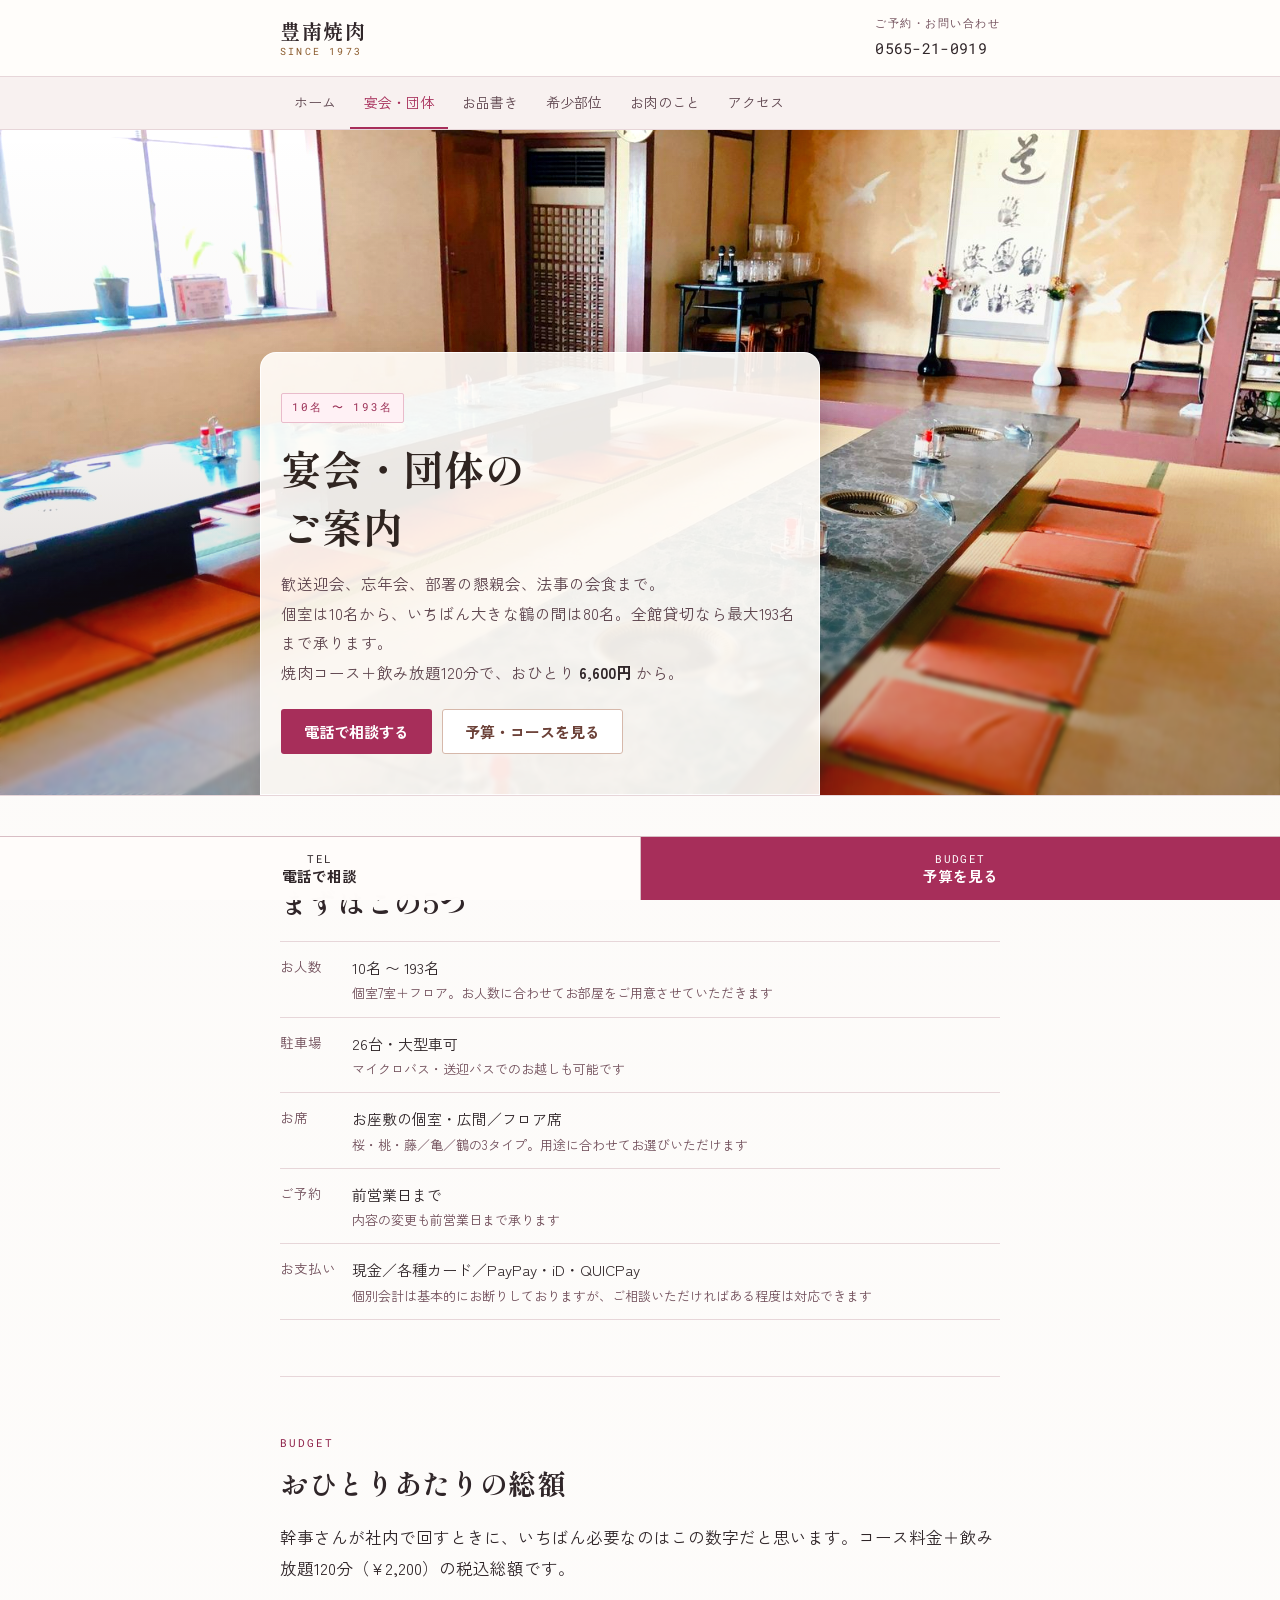
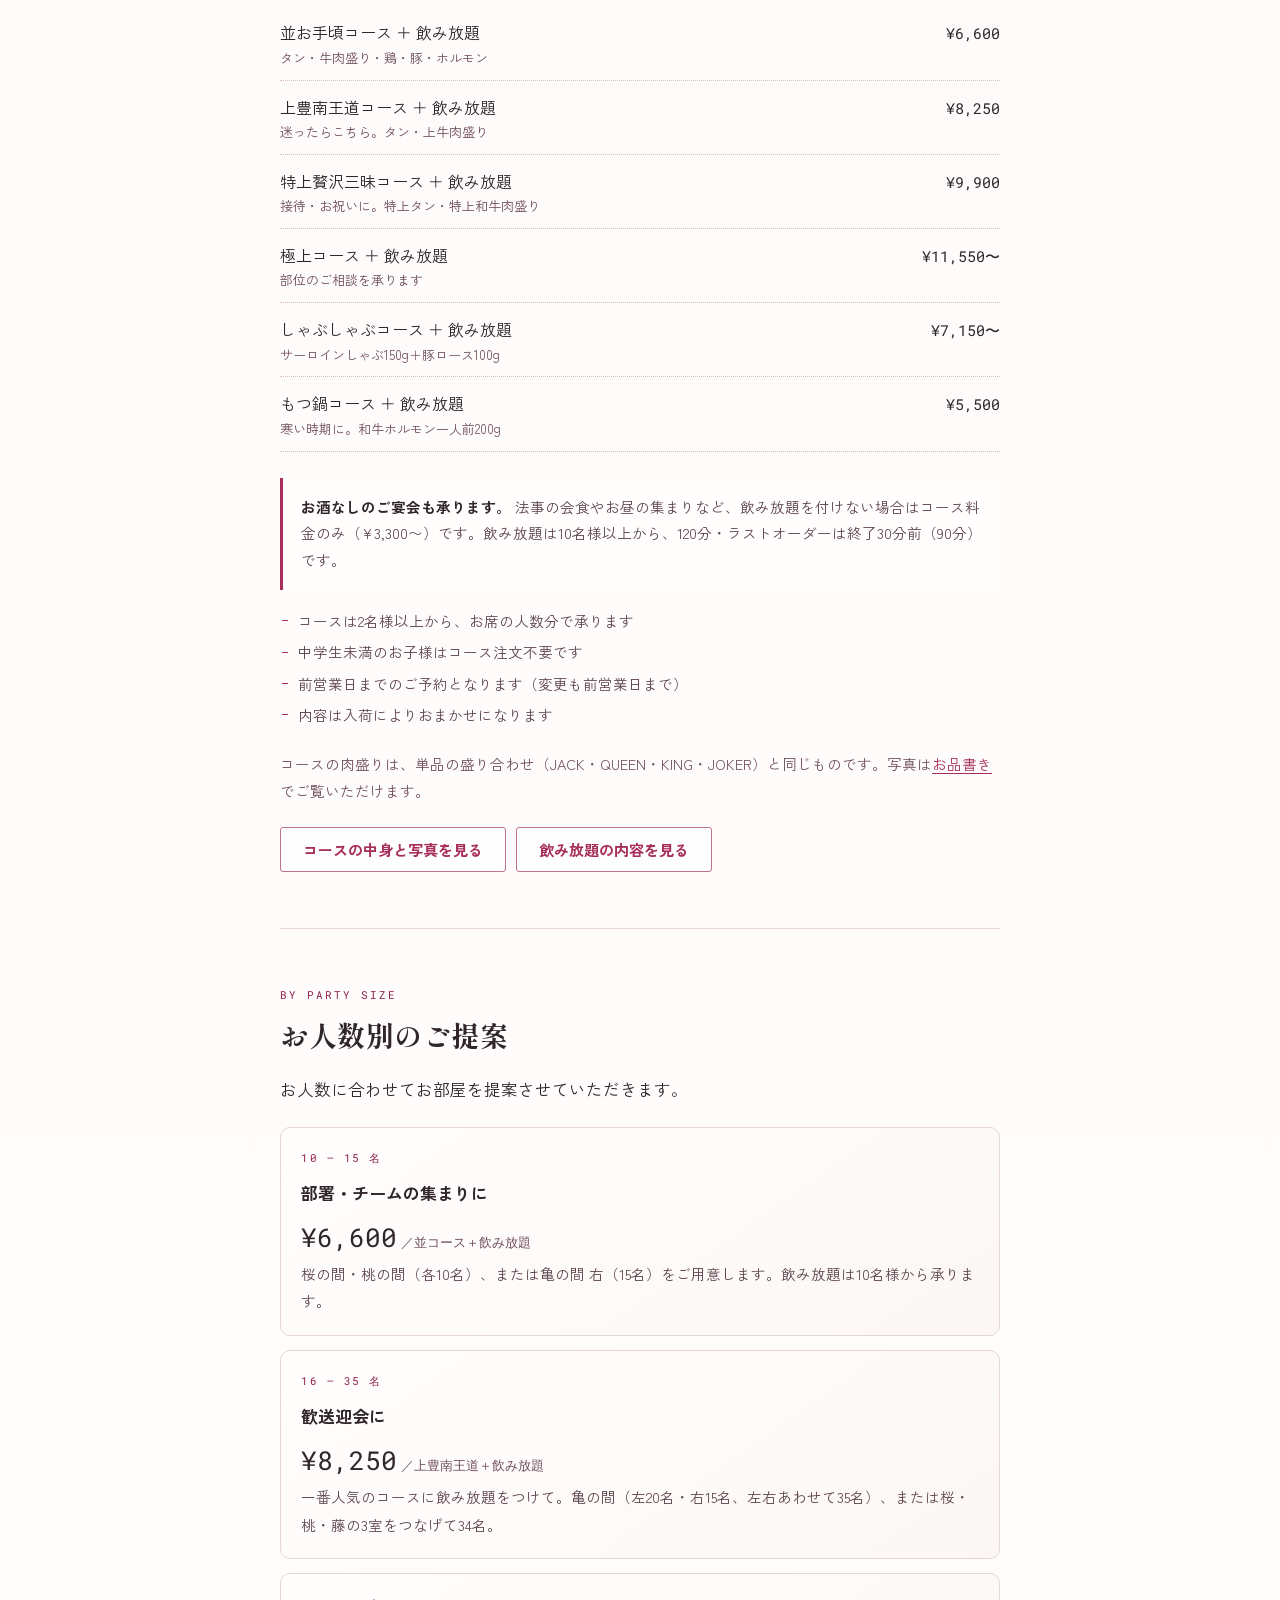
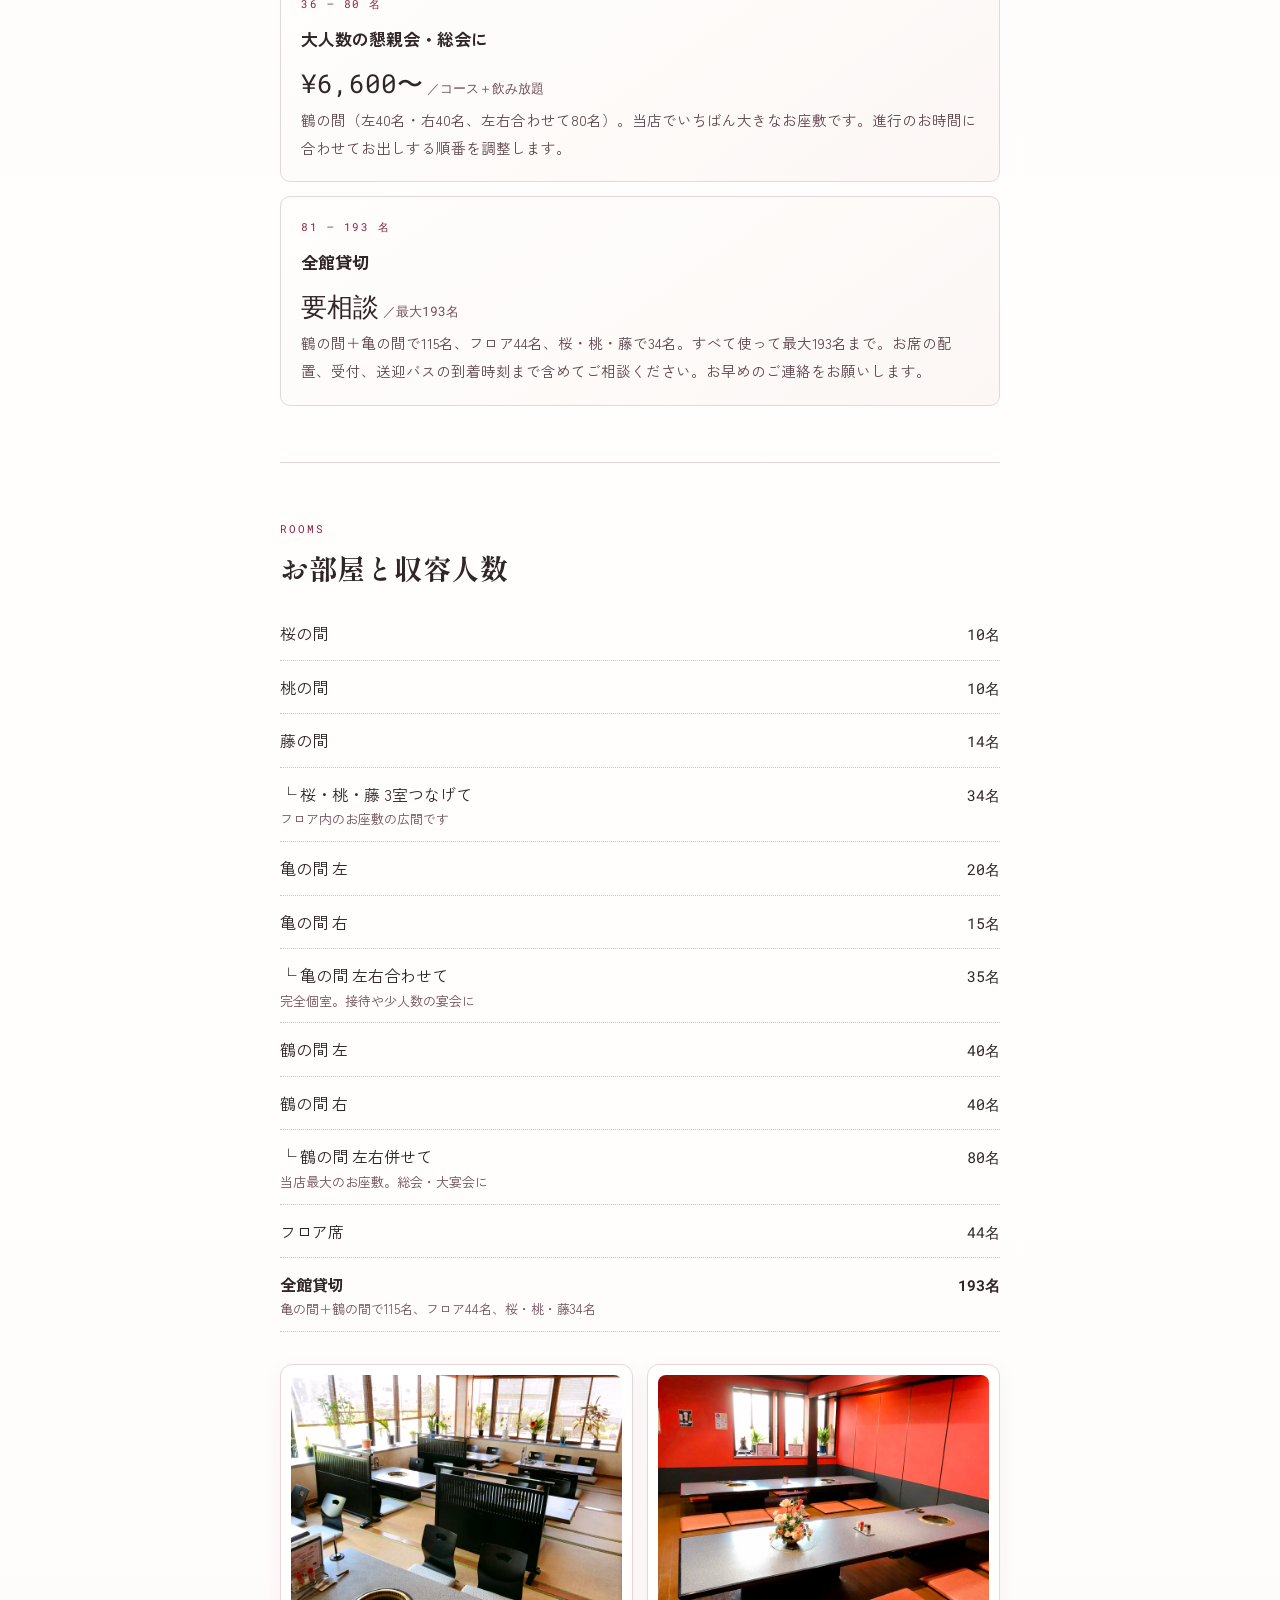
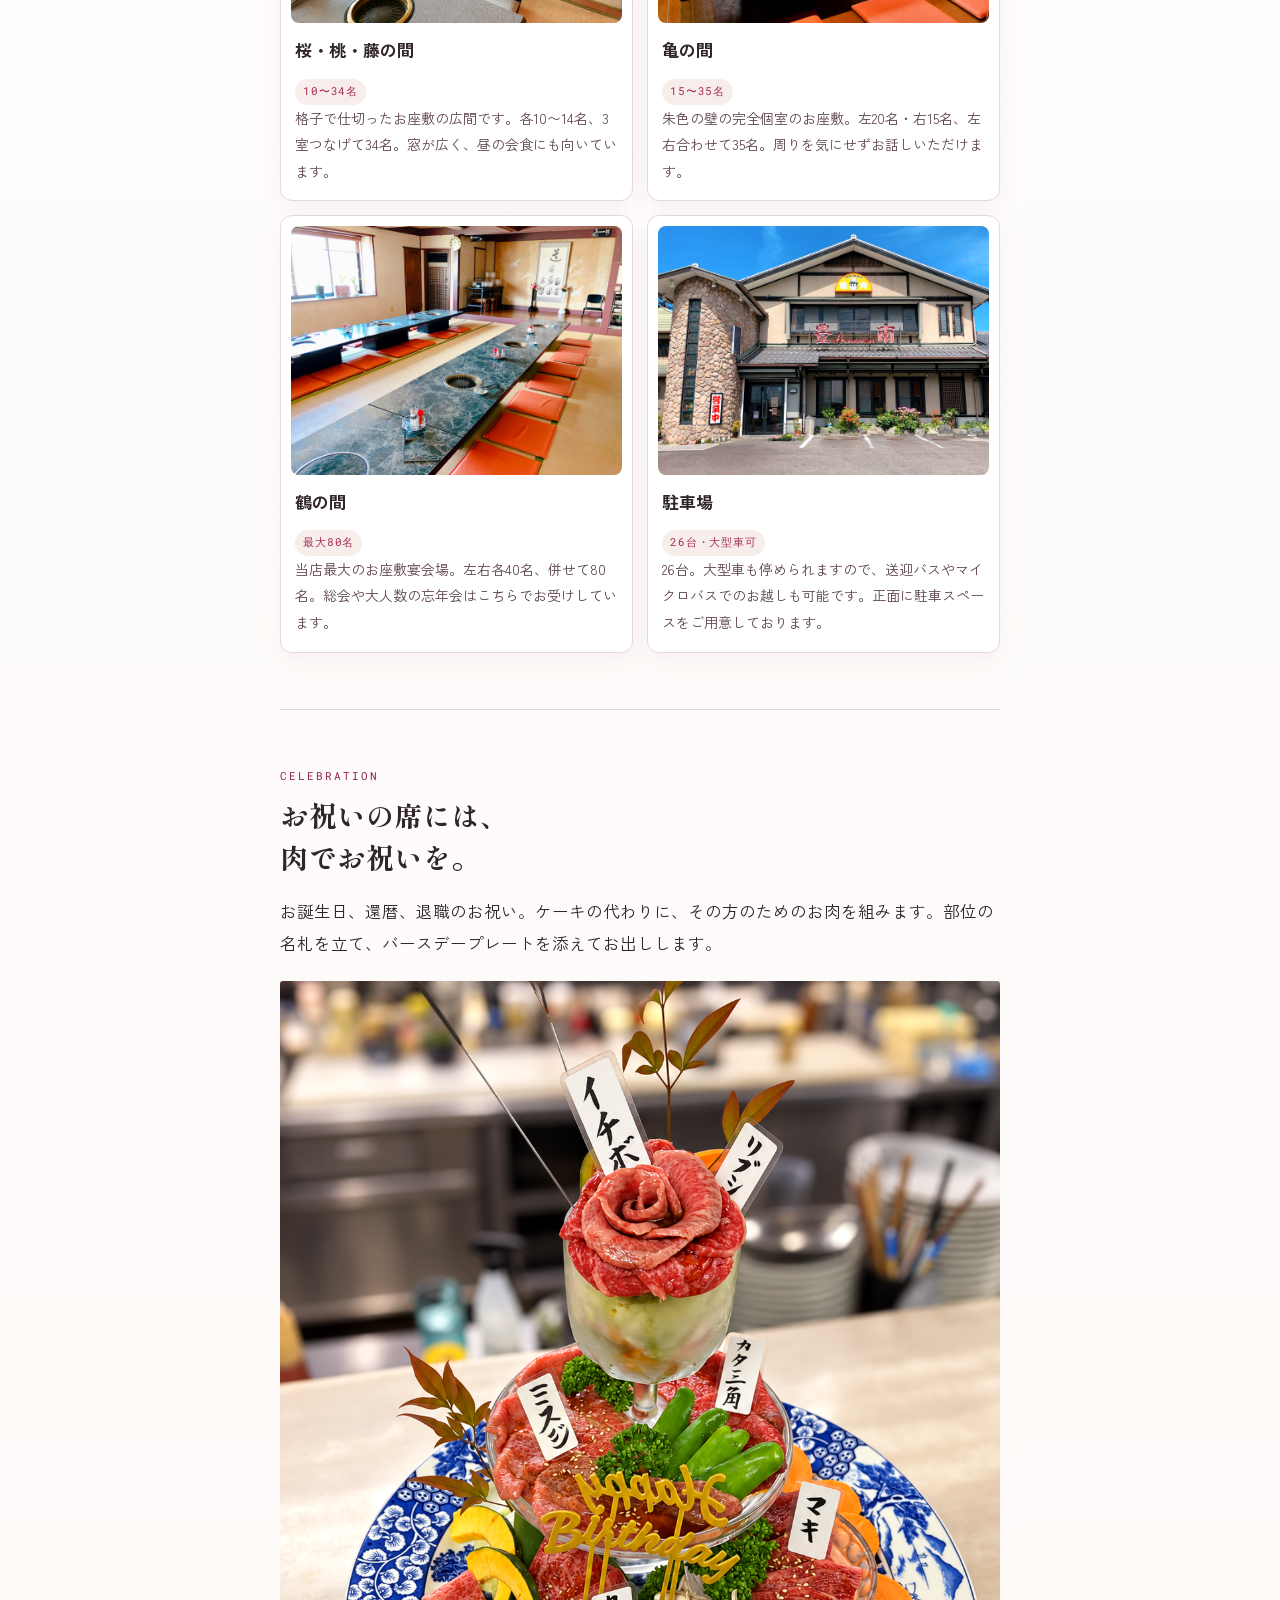
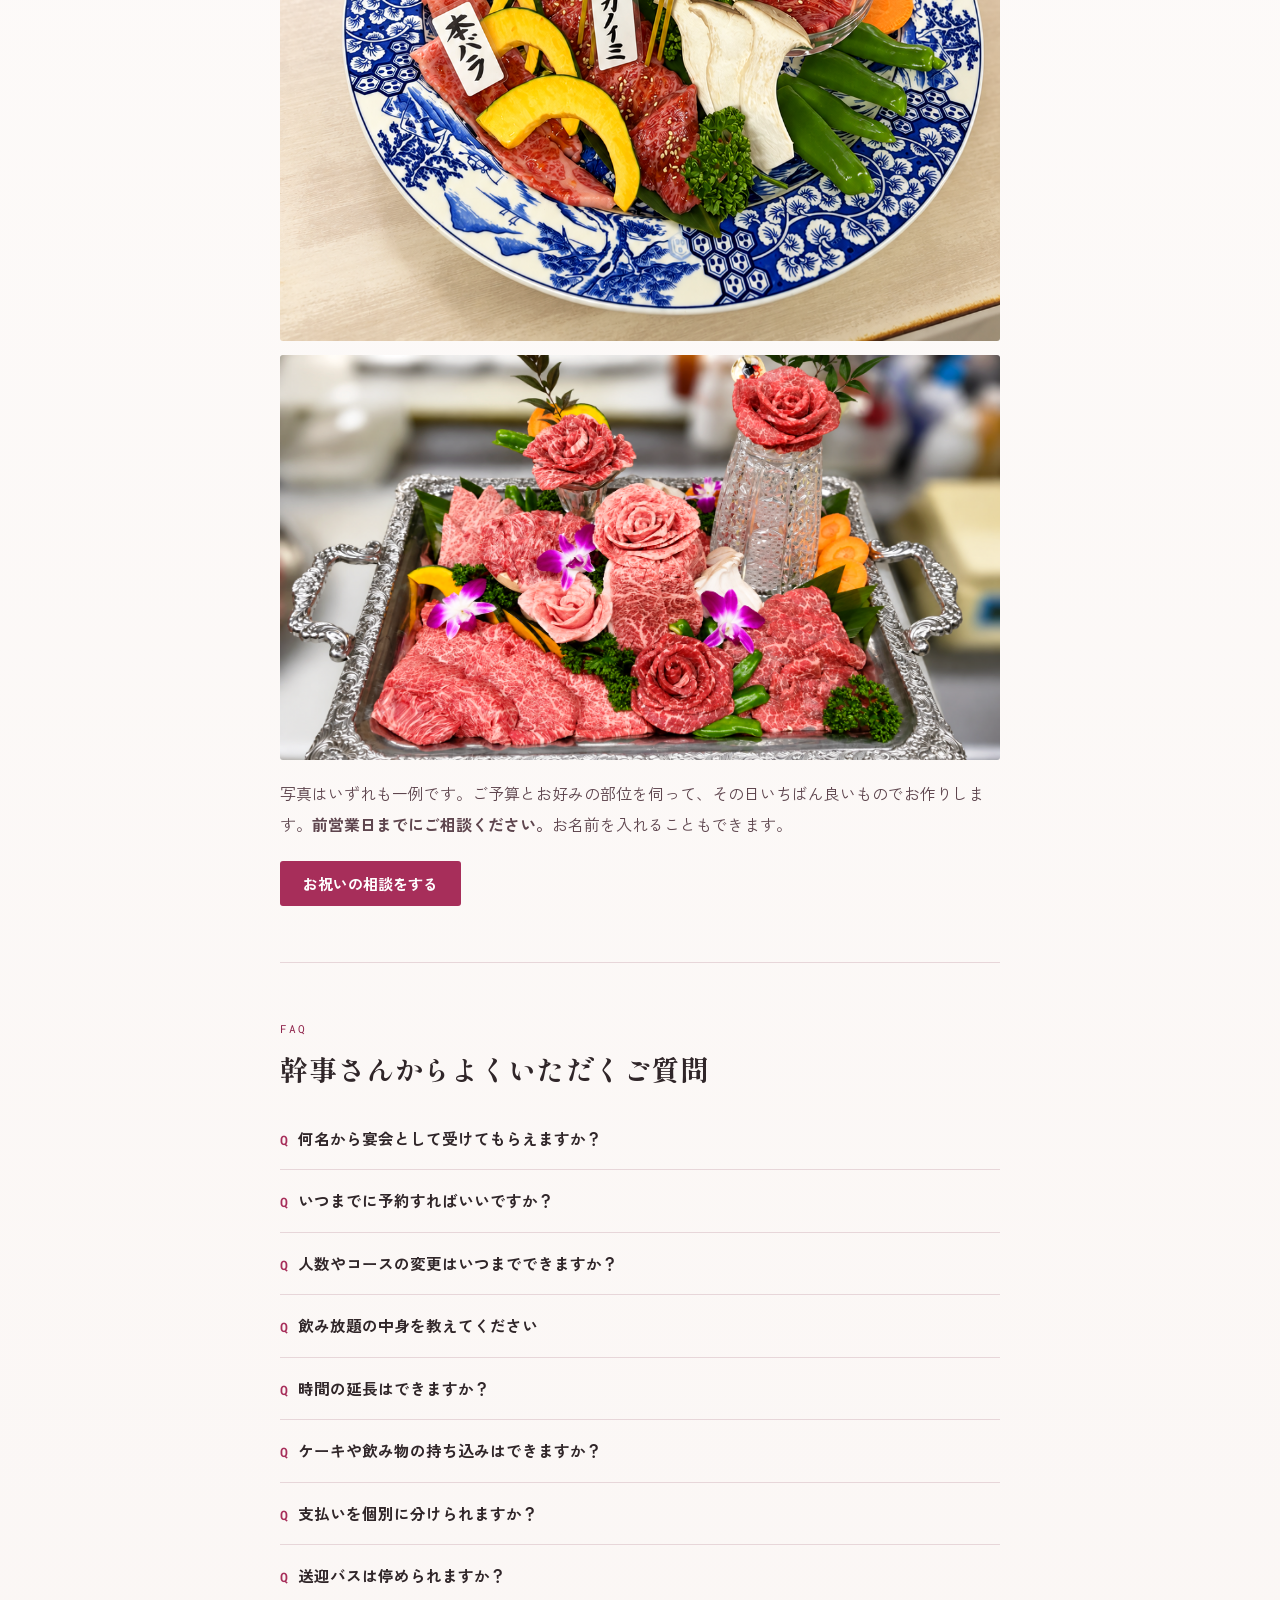
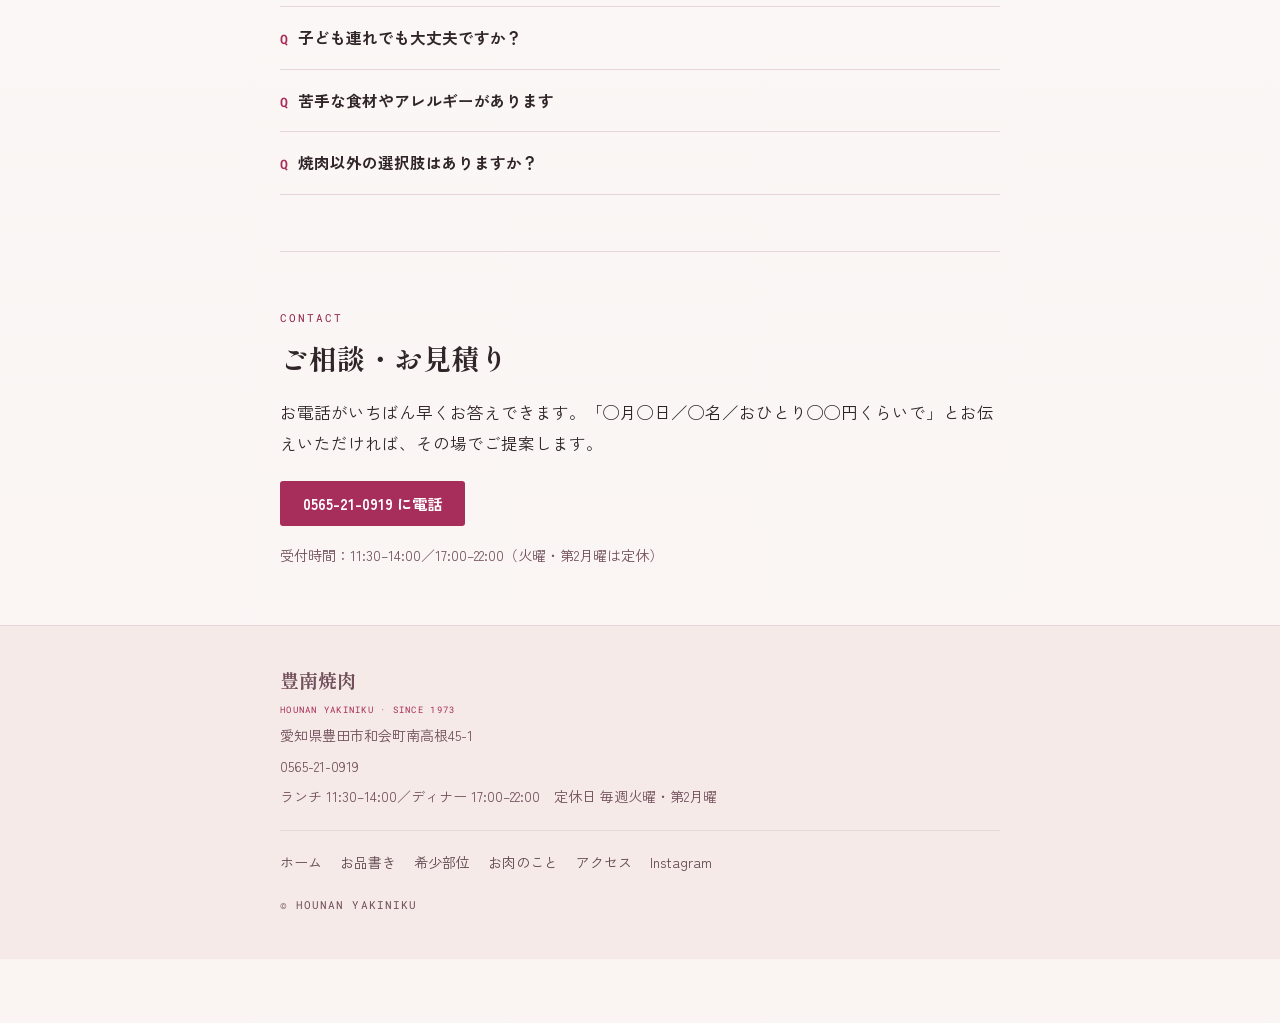
<file: banquet.html>
<!DOCTYPE html>
<html lang="ja">
<head>
<meta charset="utf-8">
<meta name="viewport" content="width=device-width,initial-scale=1">
<title>豊田市の焼肉で宴会・忘年会｜個室・最大193名貸切・駐車場26台｜豊南焼肉</title>
  <link rel="icon" type="image/png" href="/favicon.png">
  <link rel="apple-touch-icon" href="/apple-touch-icon.png">
<meta name="description" content="豊田市和会町の焼肉「豊南焼肉」の宴会プラン。焼肉コース＋飲み放題120分でおひとり6,600円から。個室は10名から、鶴の間は最大80名、貸切は最大193名まで。駐車場26台・大型車可でマイクロバスも停められます。歓送迎会・忘年会・法事に。">
<link rel="canonical" href="https://hounan-yakiniku.com/banquet.html">
<meta property="og:url" content="https://hounan-yakiniku.com/banquet.html">
<meta property="og:image" content="https://hounan-yakiniku.com/room-tsuru.jpg">
<meta name="twitter:card" content="summary_large_image">
<meta property="og:site_name" content="豊南焼肉">
<meta property="og:type" content="article">
<meta property="og:title" content="宴会・団体のご案内｜豊南焼肉">
<meta property="og:description" content="焼肉コース＋飲み放題120分で6,600円〜。個室10名から、貸切最大193名。駐車場26台・大型車可。">
<link rel="preconnect" href="https://fonts.googleapis.com">
<link rel="preconnect" href="https://fonts.gstatic.com" crossorigin>
<link rel="stylesheet" href="https://fonts.googleapis.com/css2?family=Shippori+Mincho+B1:wght@700&family=Zen+Kaku+Gothic+New:wght@400;500;700&family=Roboto+Mono:wght@400;500&display=swap">
<link rel="stylesheet" href="style.css">
</head>
<body>

<header class="site-head">
  <div class="wrap">
    <a class="logo" href="index.html">豊南焼肉<small>SINCE 1973</small></a>
    <a class="head-tel" href="tel:0565210919"><span>ご予約・お問い合わせ</span>0565-21-0919</a>
  </div>
</header>

<nav class="nav" aria-label="メインメニュー">
  <ul>
    <li><a href="index.html">ホーム</a></li>
    <li><a href="banquet.html" aria-current="page">宴会・団体</a></li>
    <li><a href="menu.html">お品書き</a></li>
    <li><a href="parts.html">希少部位</a></li>
    <li><a href="mikawa.html">お肉のこと</a></li>
    <li><a href="access.html">アクセス</a></li>
  </ul>
</nav>

<main>
  <div class="hero hero-cover hero-room">
    <img src="room-tsuru.jpg" alt="豊南焼肉 鶴の間。当店最大のお座敷宴会場で最大80名" fetchpriority="high">
    <div class="hero-body">
      <span class="hero-badge">10名 〜 193名</span>
      <h1>宴会・団体の<br>ご案内</h1>
      <p>歓送迎会、忘年会、部署の懇親会、法事の会食まで。<br>個室は10名から、いちばん大きな鶴の間は80名。全館貸切なら最大193名まで承ります。<br>焼肉コース＋飲み放題120分で、おひとり <strong style="color:var(--kinari)">6,600円</strong> から。</p>
      <div class="btn-row">
        <a class="btn btn-primary" href="tel:0565210919">電話で相談する</a>
        <a class="btn btn-ghost" href="#budget">予算・コースを見る</a>
      </div>
    </div>
  </div>

  <div class="wrap">

    <section class="blk">
      <p class="eyebrow">At a glance</p>
      <h2>まずはこの5つ</h2>
      <dl class="info">
        <dt>お人数</dt><dd>10名 〜 193名<small>個室7室＋フロア。お人数に合わせてお部屋をご用意させていただきます</small></dd>
        <dt>駐車場</dt><dd>26台・大型車可<small>マイクロバス・送迎バスでのお越しも可能です</small></dd>
        <dt>お席</dt><dd>お座敷の個室・広間／フロア席<small>桜・桃・藤／亀／鶴の3タイプ。用途に合わせてお選びいただけます</small></dd>
        <dt>ご予約</dt><dd>前営業日まで<small>内容の変更も前営業日まで承ります</small></dd>
        <dt>お支払い</dt><dd>現金／各種カード／PayPay・iD・QUICPay<small>個別会計は基本的にお断りしておりますが、ご相談いただければある程度は対応できます</small></dd>
      </dl>
    </section>

    <!-- ================= 予算表 ================= -->
    <section class="blk" id="budget">
      <p class="eyebrow">Budget</p>
      <h2>おひとりあたりの総額</h2>
      <p class="lead">幹事さんが社内で回すときに、いちばん必要なのはこの数字だと思います。コース料金＋飲み放題120分（¥2,200）の税込総額です。</p>

      <ul class="menu-list" style="margin-top:22px">
        <li><span class="nm">並お手頃コース ＋ 飲み放題<em>タン・牛肉盛り・鶏・豚・ホルモン</em></span><span class="pr">¥6,600</span></li>
        <li><span class="nm">上豊南王道コース ＋ 飲み放題<em>迷ったらこちら。タン・上牛肉盛り</em></span><span class="pr">¥8,250</span></li>
        <li><span class="nm">特上贅沢三昧コース ＋ 飲み放題<em>接待・お祝いに。特上タン・特上和牛肉盛り</em></span><span class="pr">¥9,900</span></li>
        <li><span class="nm">極上コース ＋ 飲み放題<em>部位のご相談を承ります</em></span><span class="pr">¥11,550〜</span></li>
        <li><span class="nm">しゃぶしゃぶコース ＋ 飲み放題<em>サーロインしゃぶ150g＋豚ロース100g</em></span><span class="pr">¥7,150〜</span></li>
        <li><span class="nm">もつ鍋コース ＋ 飲み放題<em>寒い時期に。和牛ホルモン一人前200g</em></span><span class="pr">¥5,500</span></li>
      </ul>

      <div class="callout">
        <strong>お酒なしのご宴会も承ります。</strong>
        法事の会食やお昼の集まりなど、飲み放題を付けない場合はコース料金のみ（¥3,300〜）です。飲み放題は10名様以上から、120分・ラストオーダーは終了30分前（90分）です。
      </div>

      <ul class="rules">
        <li>コースは2名様以上から、お席の人数分で承ります</li>
        <li>中学生未満のお子様はコース注文不要です</li>
        <li>前営業日までのご予約となります（変更も前営業日まで）</li>
        <li>内容は入荷によりおまかせになります</li>
      </ul>

      <p style="margin-top:22px;font-size:14.5px;color:var(--kinari-3)">コースの肉盛りは、単品の盛り合わせ（JACK・QUEEN・KING・JOKER）と同じものです。写真は<a href="menu.html#course">お品書き</a>でご覧いただけます。</p>
      <div class="btn-row">
        <a class="btn btn-ghost" href="menu.html#course">コースの中身と写真を見る</a>
        <a class="btn btn-ghost" href="menu.html#drink">飲み放題の内容を見る</a>
      </div>
    </section>

    <!-- ================= 人数別 ================= -->
    <section class="blk">
      <p class="eyebrow">By party size</p>
      <h2>お人数別のご提案</h2>
      <p class="lead">お人数に合わせてお部屋を提案させていただきます。</p>
      <div class="cards" style="margin-top:22px">
        <div class="plan">
          <span class="ppl">10 – 15 名</span>
          <h3>部署・チームの集まりに</h3>
          <span class="price">¥6,600<span>／並コース＋飲み放題</span></span>
          <p>桜の間・桃の間（各10名）、または亀の間 右（15名）をご用意します。飲み放題は10名様から承ります。</p>
        </div>
        <div class="plan">
          <span class="ppl">16 – 35 名</span>
          <h3>歓送迎会に</h3>
          <span class="price">¥8,250<span>／上豊南王道＋飲み放題</span></span>
          <p>一番人気のコースに飲み放題をつけて。亀の間（左20名・右15名、左右あわせて35名）、または桜・桃・藤の3室をつなげて34名。</p>
        </div>
        <div class="plan">
          <span class="ppl">36 – 80 名</span>
          <h3>大人数の懇親会・総会に</h3>
          <span class="price">¥6,600〜<span>／コース＋飲み放題</span></span>
          <p>鶴の間（左40名・右40名、左右合わせて80名）。当店でいちばん大きなお座敷です。進行のお時間に合わせてお出しする順番を調整します。</p>
        </div>
        <div class="plan">
          <span class="ppl">81 – 193 名</span>
          <h3>全館貸切</h3>
          <span class="price">要相談<span>／最大193名</span></span>
          <p>鶴の間＋亀の間で115名、フロア44名、桜・桃・藤で34名。すべて使って最大193名まで。お席の配置、受付、送迎バスの到着時刻まで含めてご相談ください。お早めのご連絡をお願いします。</p>
        </div>
      </div>
    </section>

    <!-- ================= 席 ================= -->
    <section class="blk" id="rooms">
      <p class="eyebrow">Rooms</p>
      <h2>お部屋と収容人数</h2>

      <ul class="menu-list" style="margin-top:6px">
        <li><span class="nm">桜の間</span><span class="pr">10名</span></li>
        <li><span class="nm">桃の間</span><span class="pr">10名</span></li>
        <li><span class="nm">藤の間</span><span class="pr">14名</span></li>
        <li><span class="nm">└ 桜・桃・藤 3室つなげて<em>フロア内のお座敷の広間です</em></span><span class="pr">34名</span></li>
        <li><span class="nm">亀の間 左</span><span class="pr">20名</span></li>
        <li><span class="nm">亀の間 右</span><span class="pr">15名</span></li>
        <li><span class="nm">└ 亀の間 左右合わせて<em>完全個室。接待や少人数の宴会に</em></span><span class="pr">35名</span></li>
        <li><span class="nm">鶴の間 左</span><span class="pr">40名</span></li>
        <li><span class="nm">鶴の間 右</span><span class="pr">40名</span></li>
        <li><span class="nm">└ 鶴の間 左右併せて<em>当店最大のお座敷。総会・大宴会に</em></span><span class="pr">80名</span></li>
        <li><span class="nm">フロア席</span><span class="pr">44名</span></li>
        <li><span class="nm"><strong>全館貸切</strong><em>亀の間＋鶴の間で115名、フロア44名、桜・桃・藤34名</em></span><span class="pr"><strong>193名</strong></span></li>
      </ul>

      <div class="cards two" style="margin-top:32px">
        <div class="photo-card">
          <img src="room-sakura.jpg" alt="豊南焼肉 桜・桃・藤の間。格子のパーテーションで仕切ったお座敷の広間" loading="lazy">
          <h3 style="margin-top:12px">桜・桃・藤の間</h3>
          <span class="capacity-pill">10〜34名</span>
          <p>格子で仕切ったお座敷の広間です。各10〜14名、3室つなげて34名。窓が広く、昼の会食にも向いています。</p>
        </div>
        <div class="photo-card">
          <img src="room-kame.jpg" alt="豊南焼肉 亀の間。朱色の壁の完全個室のお座敷" loading="lazy">
          <h3 style="margin-top:12px">亀の間</h3>
          <span class="capacity-pill">15〜35名</span>
          <p>朱色の壁の完全個室のお座敷。左20名・右15名、左右合わせて35名。周りを気にせずお話しいただけます。</p>
        </div>
        <div class="photo-card">
          <img src="room-tsuru.jpg" alt="豊南焼肉 鶴の間。当店最大のお座敷宴会場で最大80名" loading="lazy">
          <h3 style="margin-top:12px">鶴の間</h3>
          <span class="capacity-pill">最大80名</span>
          <p>当店最大のお座敷宴会場。左右各40名、併せて80名。総会や大人数の忘年会はこちらでお受けしています。</p>
        </div>
        <div class="photo-card">
          <img src="store.jpg" alt="豊南焼肉の外観と、建物の正面に広がる駐車場" loading="lazy">
          <h3 style="margin-top:12px">駐車場</h3>
          <span class="capacity-pill">26台・大型車可</span>
          <p>26台。大型車も停められますので、送迎バスやマイクロバスでのお越しも可能です。正面に駐車スペースをご用意しております。</p>
        </div>
      </div>
    </section>

    <!-- ================= お祝い ================= -->
    <section class="blk" id="celebration">
      <p class="eyebrow">Celebration</p>
      <h2>お祝いの席には、<br>肉でお祝いを。</h2>
      <p class="lead">お誕生日、還暦、退職のお祝い。ケーキの代わりに、その方のためのお肉を組みます。部位の名札を立て、バースデープレートを添えてお出しします。</p>
      <img src="birthday-focus.png" alt="豊南焼肉のお祝い用盛り合わせ。部位の名札とバースデープレートを添えた和牛の盛り合わせ" loading="lazy" style="margin-top:22px;border-radius:3px">
      <img src="tokuchu-focus.png" alt="豊南焼肉の特注盛り合わせ。肉のバラと蘭を添えた銀盆の和牛盛り合わせ" loading="lazy" style="margin-top:14px;border-radius:3px">
      <p style="margin-top:18px">写真はいずれも一例です。ご予算とお好みの部位を伺って、その日いちばん良いものでお作りします。<strong>前営業日までにご相談ください。</strong>お名前を入れることもできます。</p>
      <div class="btn-row">
        <a class="btn btn-primary" href="tel:0565210919">お祝いの相談をする</a>
      </div>
    </section>

    <!-- ================= FAQ ================= -->
    <section class="blk" id="faq">
      <p class="eyebrow">FAQ</p>
      <h2>幹事さんからよくいただくご質問</h2>

      <details class="faq">
        <summary>何名から宴会として受けてもらえますか？</summary>
        <div class="a">10名様からを宴会としてご案内しています（飲み放題も10名様以上から）。上は、鶴の間で80名、全館貸切で最大193名まで承ります。10名未満でも、コース・盛り合わせを前営業日までにご予約いただければ同じようにご用意できます。</div>
      </details>

      <details class="faq">
        <summary>いつまでに予約すればいいですか？</summary>
        <div class="a">前営業日までにお願いしています。ただし40名を超える場合や、11〜12月・3〜4月はお席が埋まりやすいため、決まった時点でお電話いただけると確実です。全館貸切をご検討の場合は特にお早めにご相談ください。</div>
      </details>

      <details class="faq">
        <summary>人数やコースの変更はいつまでできますか？</summary>
        <div class="a">前営業日まで承ります。増減が読めない場合も、その旨をお伝えいただければ調整します。</div>
      </details>

      <details class="faq">
        <summary>飲み放題の中身を教えてください</summary>
        <div class="a">120分 ¥2,200（10名様以上・おひとりさま）です。ビール（キリン中瓶）、ハイボール、チューハイ、日本酒、焼酎、赤ワイン、梅酒、ソフトドリンク、ノンアルコールまでご用意しています。<a href="menu.html#drink">飲み放題メニューの全内容はこちら</a>。<br>ラストオーダーは終了30分前（90分）です。お時間をいただくため、ファーストドリンクは事前にオーダーをお願いします。飲み残しは別途料金をいただきますので、美味しく飲み切ってください。</div>
      </details>

      <details class="faq">
        <summary>時間の延長はできますか？</summary>
        <div class="a">お時間の延長が予想される場合は、予めご相談ください。当日の混み具合によってはお受けできないこともありますので、ご予約の時点でお伝えいただけると確実です。ラストオーダーは21:30、飲み放題のラストオーダーは終了30分前です。</div>
      </details>

      <details class="faq">
        <summary>ケーキや飲み物の持ち込みはできますか？</summary>
        <div class="a">店内でお召し上がりになる飲食物のお持ち込みは、ご遠慮いただいております。<br>お誕生日ケーキなど、<strong>お渡しするだけでその場では召し上がらない</strong>ものはお持ち込みいただけます。お預かりやお渡しのタイミングも承りますので、ご予約の際にお申し付けください。花束や記念品も同様です。<br>また、<a href="#celebration">お祝い用の盛り合わせ</a>を当店でご用意することもできます。バースデープレートを添えてお出ししますので、こちらもご検討ください。<br>お子様の離乳食は、そのままお持ち込みいただいて構いません。</div>
      </details>

      <details class="faq">
        <summary>支払いを個別に分けられますか？</summary>
        <div class="a">個別会計は基本的にお断りしておりますが、ご相談いただければある程度は対応できます。グループごとに分けるなど、ご希望を事前にお伝えください。<br>領収書の宛名・但し書きは、当日その場で発行いたします。</div>
      </details>

      <details class="faq">
        <summary>送迎バスは停められますか？</summary>
        <div class="a">停められます。駐車場は26台分あり、大型車も入れます。到着時刻を事前にお知らせいただけると誘導いたします。</div>
      </details>

      <details class="faq">
        <summary>子ども連れでも大丈夫ですか？</summary>
        <div class="a">お子さま連れでも問題ありません。お座敷をご案内できます。中学生未満のお子様はコースのご注文は不要ですので、お好きなものを単品でお選びいただけます。離乳食はお持ち込みいただけますので、小さなお子様連れでも安心してお越しください。</div>
      </details>

      <details class="faq">
        <summary>苦手な食材やアレルギーがあります</summary>
        <div class="a">ご予約時にお知らせください。差し替えできる範囲で対応いたします。使用する部位のご相談は極上コース・JOKER盛で承っています。なお、部位は常にすべてを揃えているわけではありませんので、その日の入荷によってはご希望に添えない場合があります。</div>
      </details>

      <details class="faq">
        <summary>焼肉以外の選択肢はありますか？</summary>
        <div class="a">しゃぶしゃぶコース（¥4,950〜）ともつ鍋コース（¥3,300）をご用意しています。煙や匂いが気になる場面、寒い時期のお集まりにお選びいただいています。</div>
      </details>
    </section>

    <section class="blk">
      <p class="eyebrow">Contact</p>
      <h2>ご相談・お見積り</h2>
      <p class="lead">お電話がいちばん早くお答えできます。「◯月◯日／◯名／おひとり◯◯円くらいで」とお伝えいただければ、その場でご提案します。</p>
      <div class="btn-row">
        <a class="btn btn-primary" href="tel:0565210919">0565-21-0919 に電話</a>
      </div>
      <p style="margin-top:16px;font-size:14px;color:var(--kinari-3)">受付時間：11:30–14:00／17:00–22:00（火曜・第2月曜は定休）</p>
    </section>

  </div>
</main>

<footer class="site-foot">
  <div class="wrap">
    <p class="fname">豊南焼肉</p>
    <p>愛知県豊田市和会町南高根45-1</p>
    <p>0565-21-0919</p>
    <p>ランチ 11:30–14:00／ディナー 17:00–22:00　定休日 毎週火曜・第2月曜</p>
    <div class="flinks">
      <a href="index.html">ホーム</a>
      <a href="menu.html">お品書き</a>
      <a href="parts.html">希少部位</a>
      <a href="mikawa.html">お肉のこと</a>
      <a href="access.html">アクセス</a>
      <a href="https://www.instagram.com/hounan_yakiniku/" rel="noopener">Instagram</a>
    </div>
    <p class="copy">© HOUNAN YAKINIKU</p>
  </div>
</footer>

<div class="resbar">
  <a class="r-tel" href="tel:0565210919"><small>TEL</small>電話で相談</a>
  <a class="r-book" href="#budget"><small>BUDGET</small>予算を見る</a>
</div>

</body>
</html>
</file>
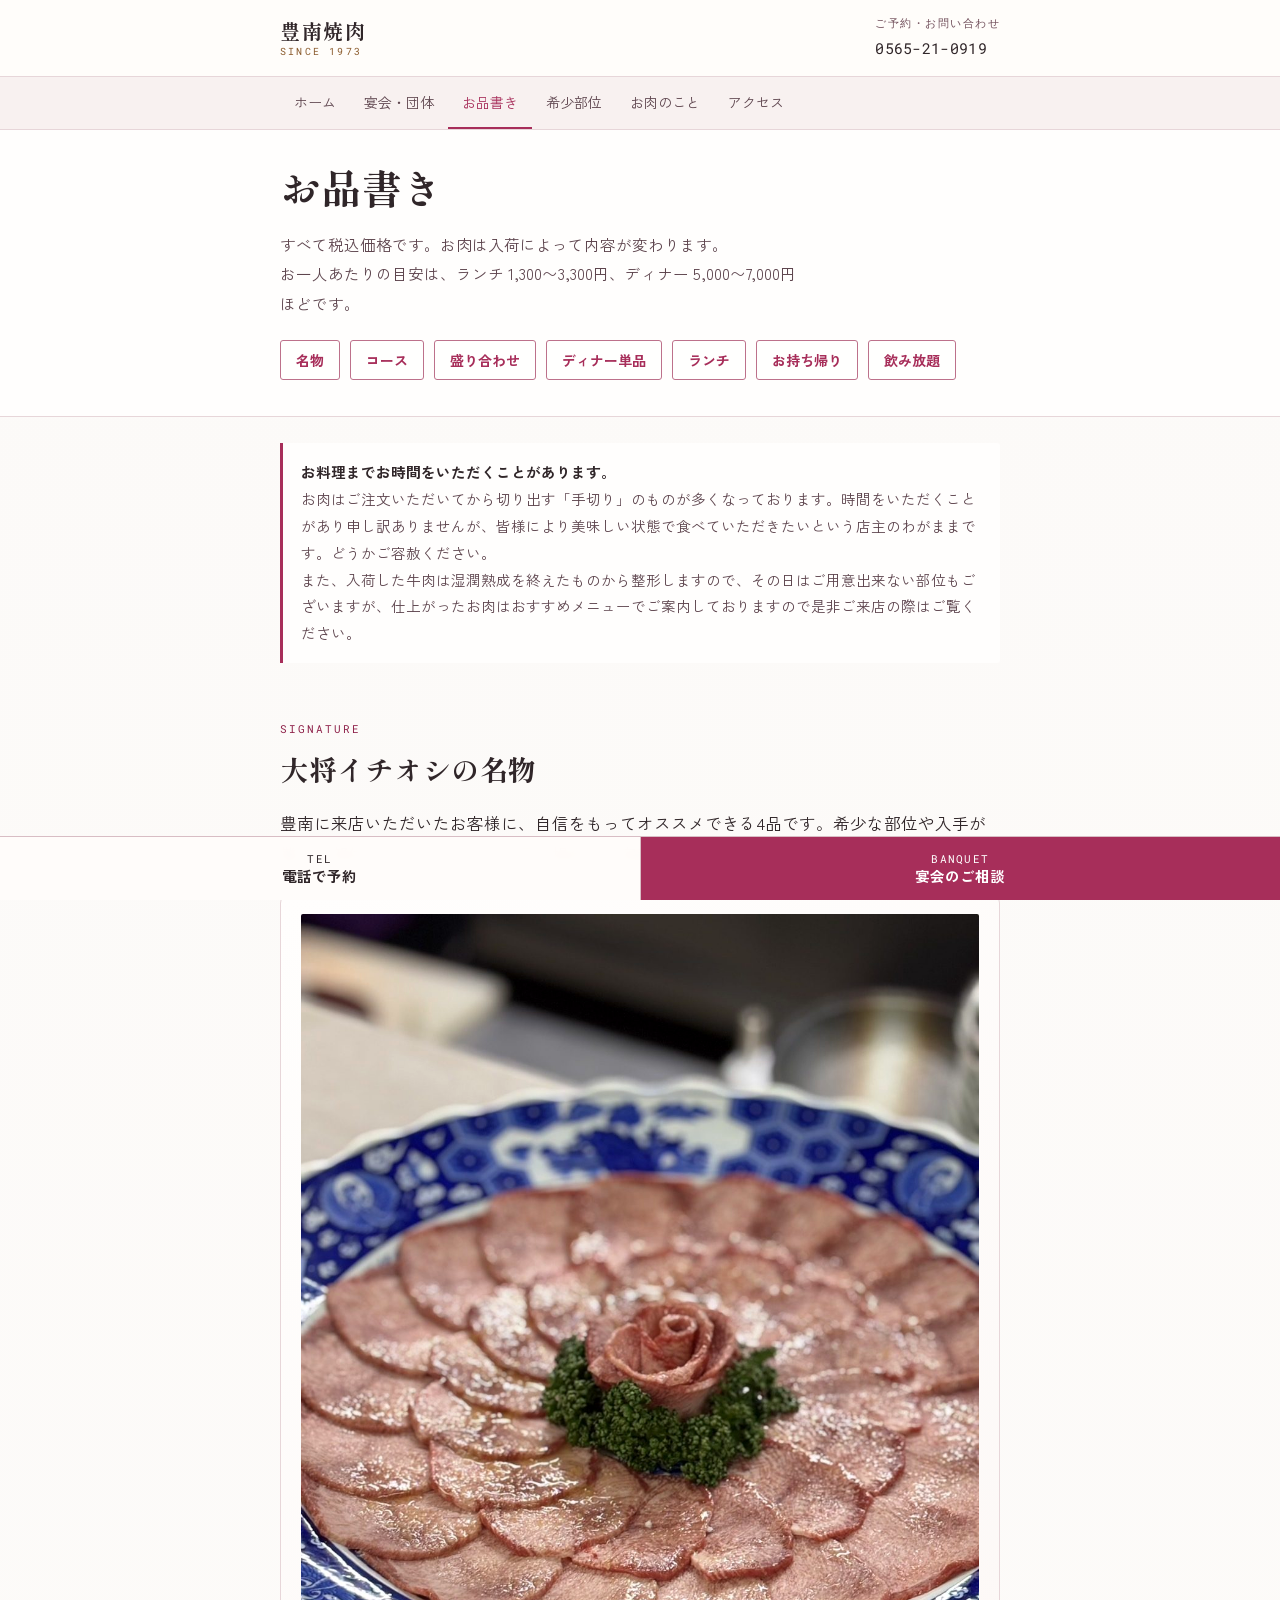
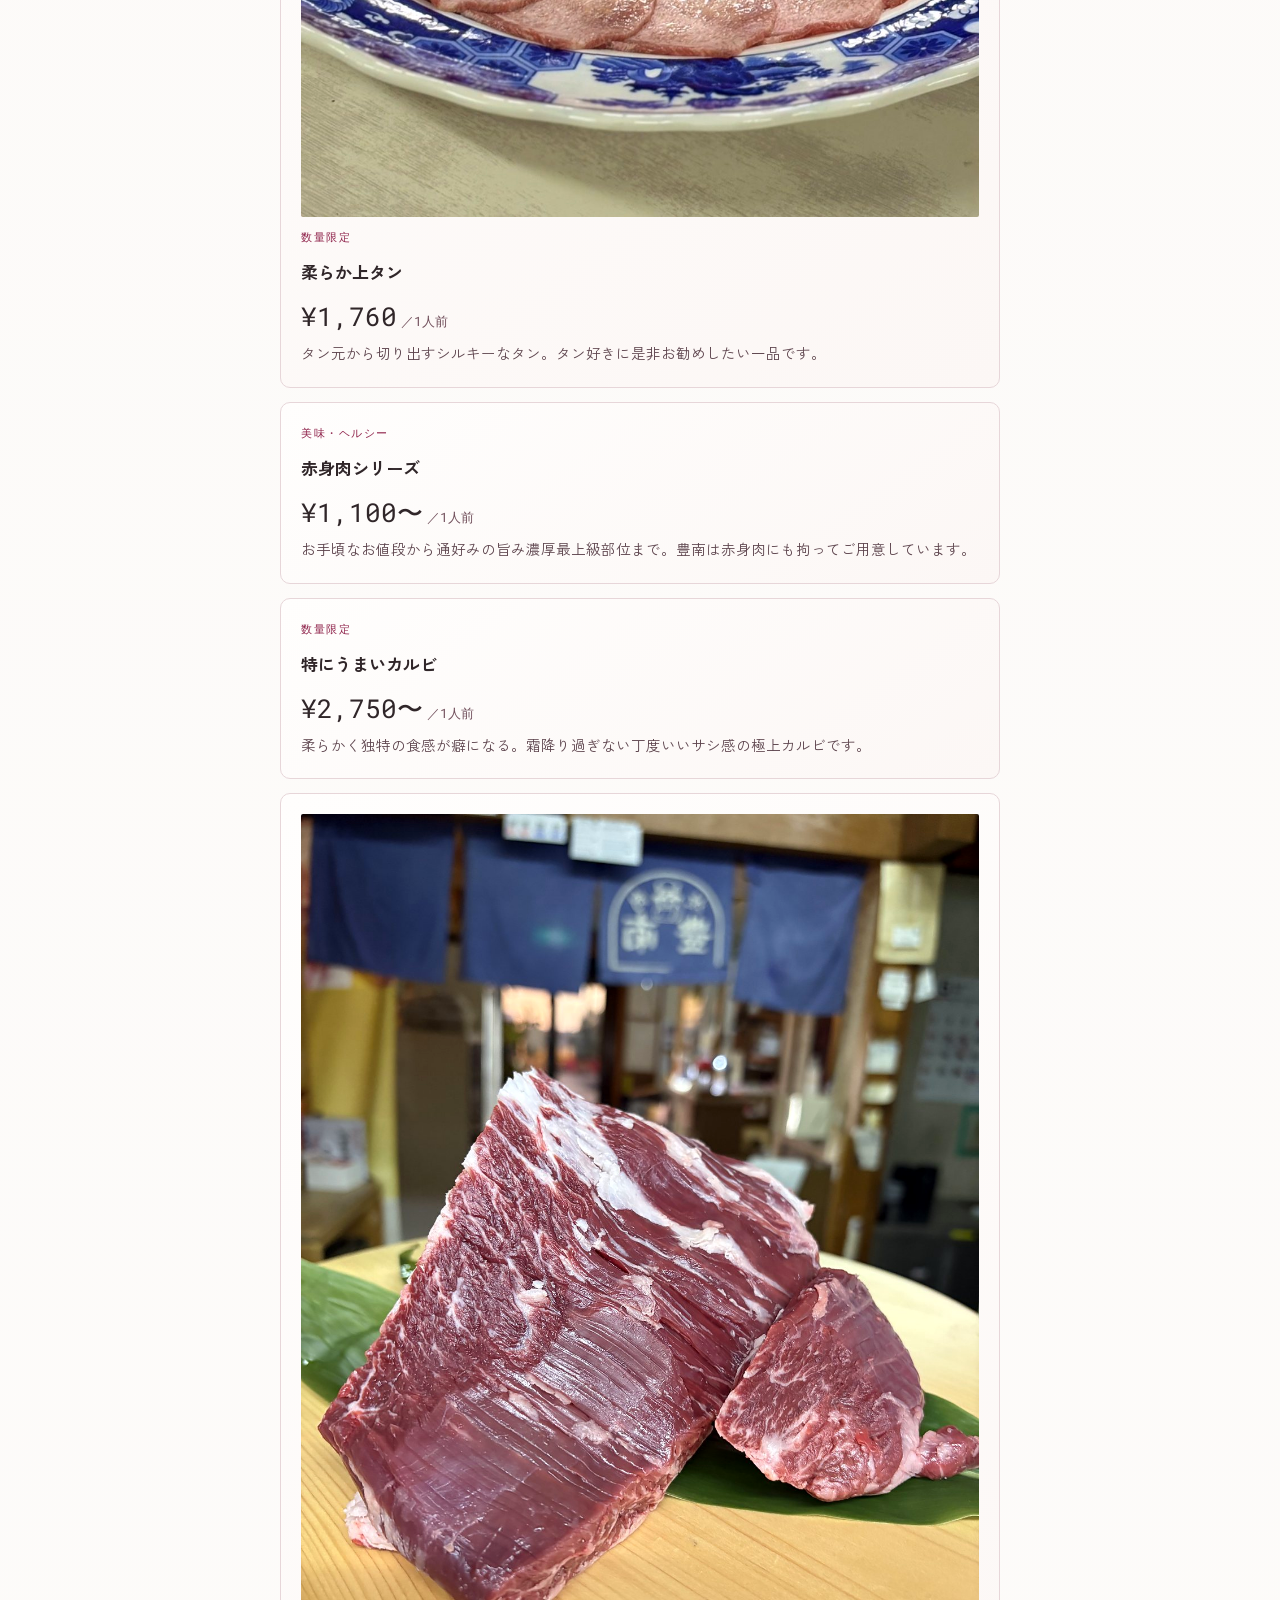
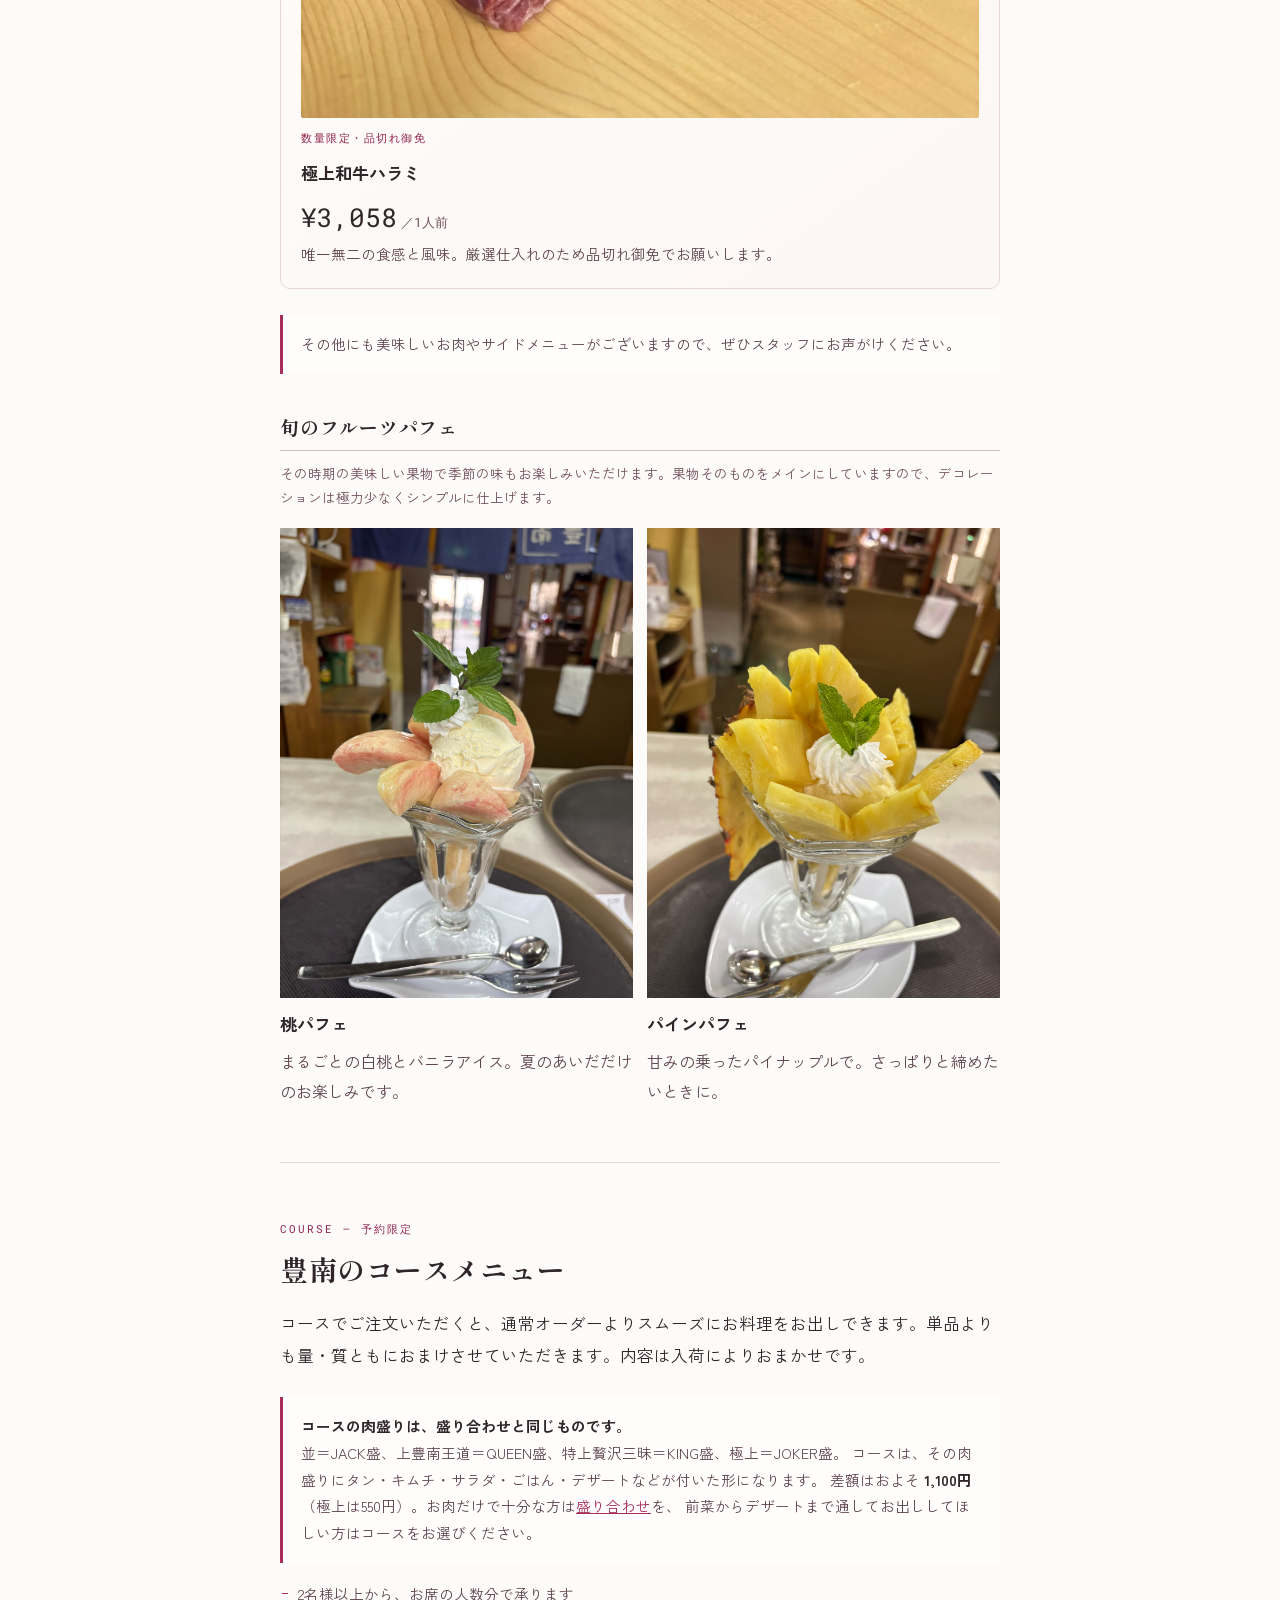
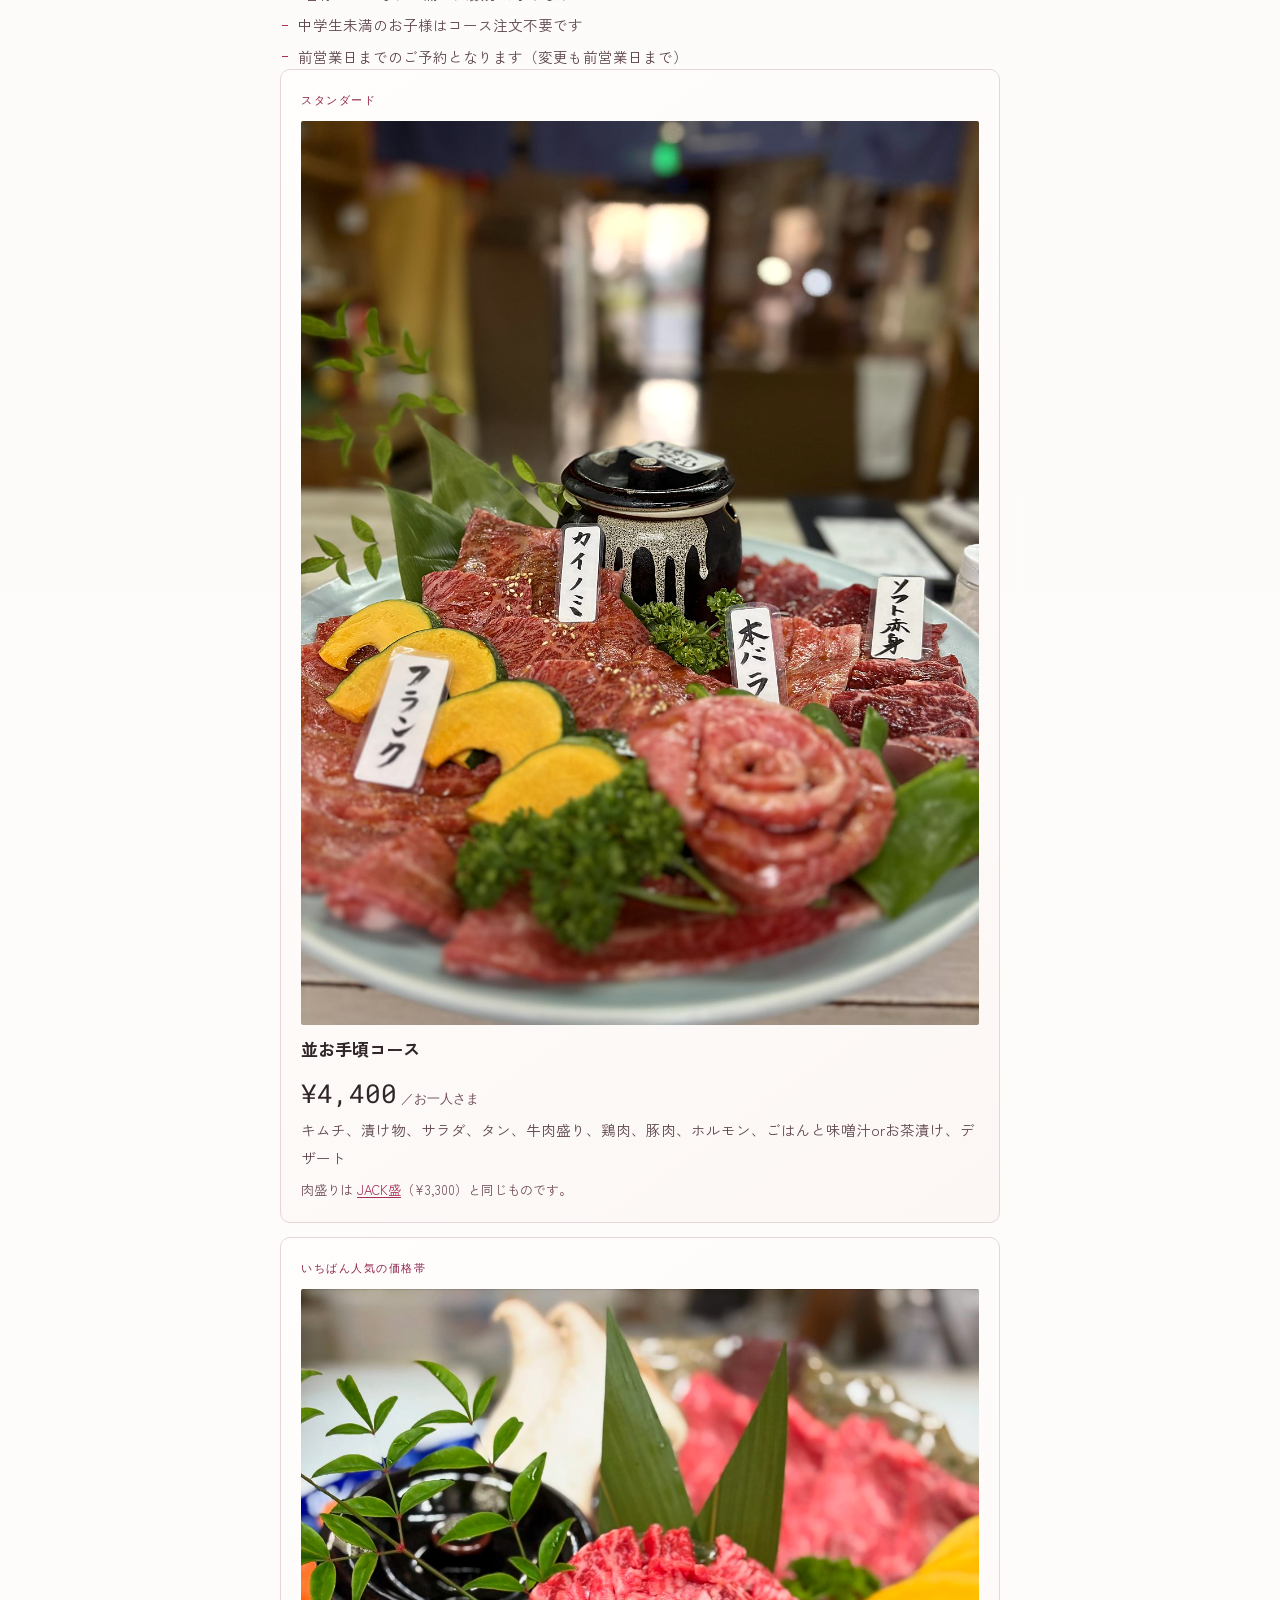
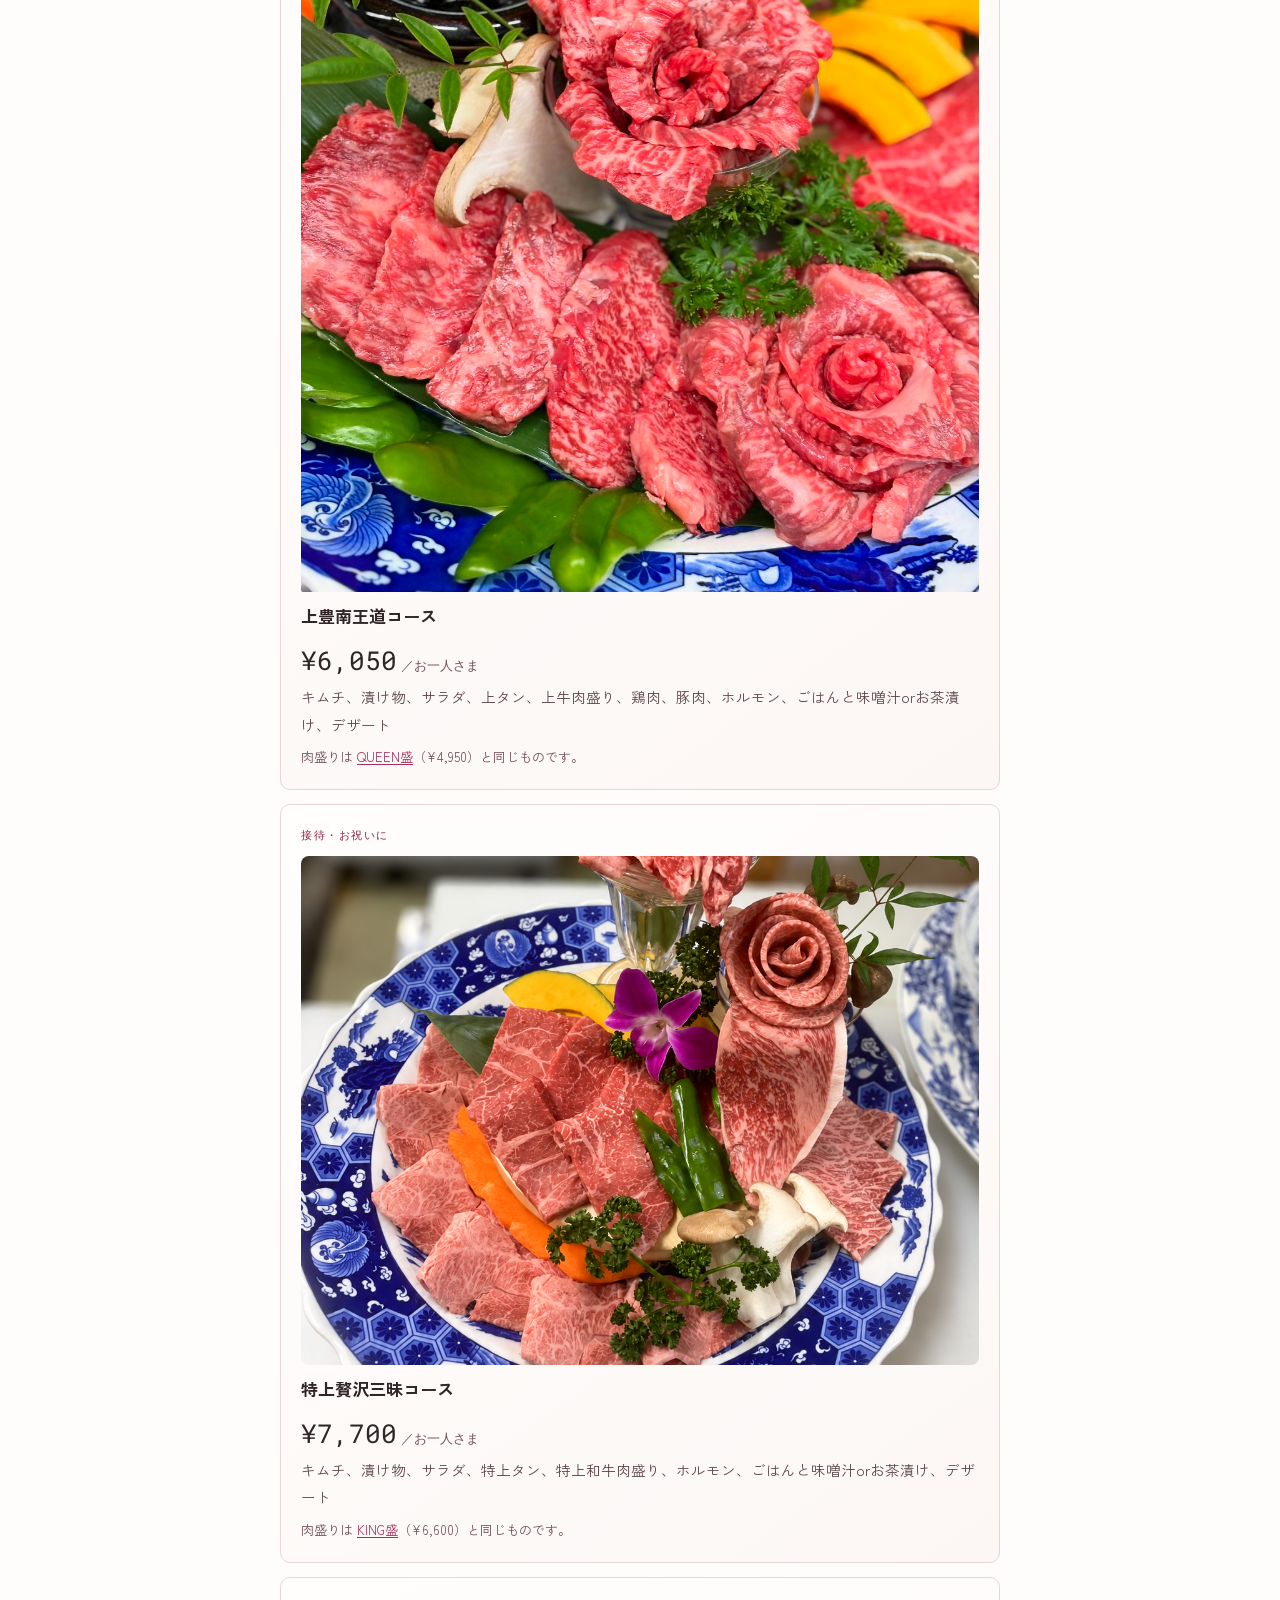
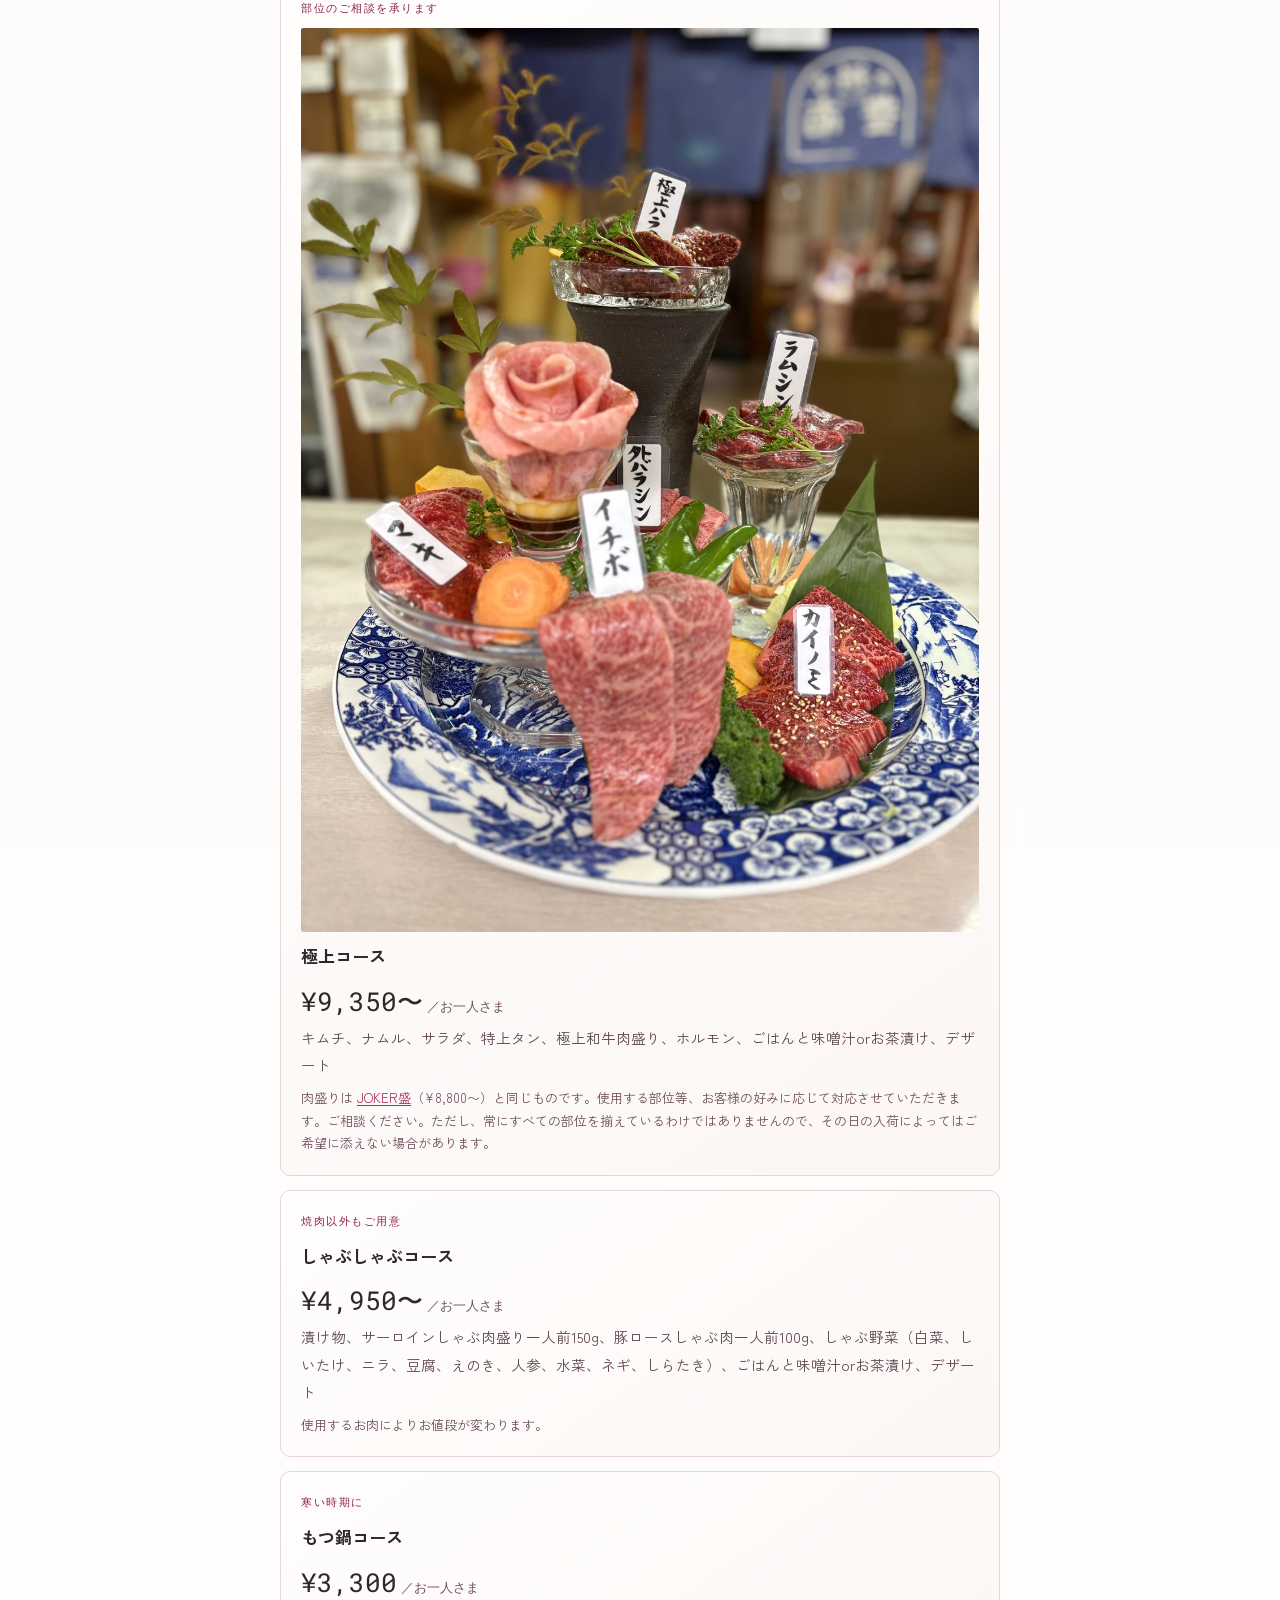
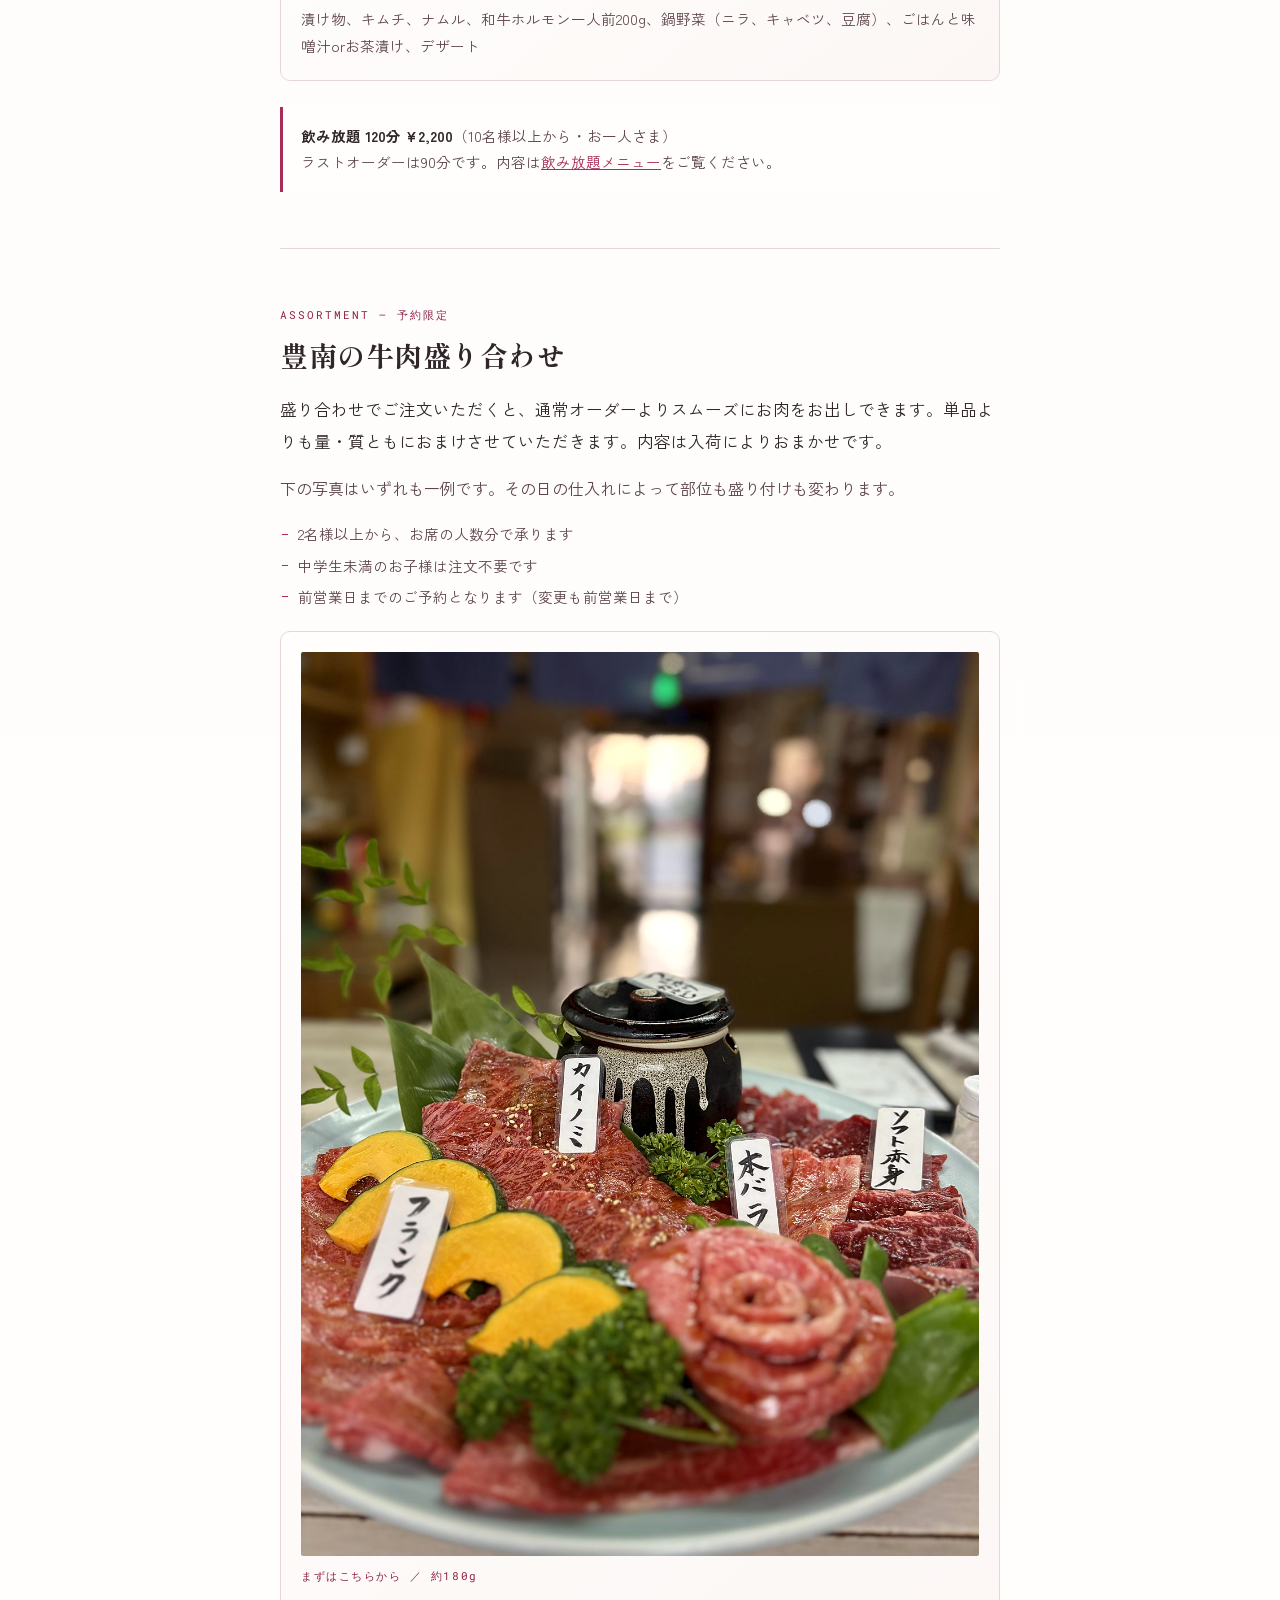
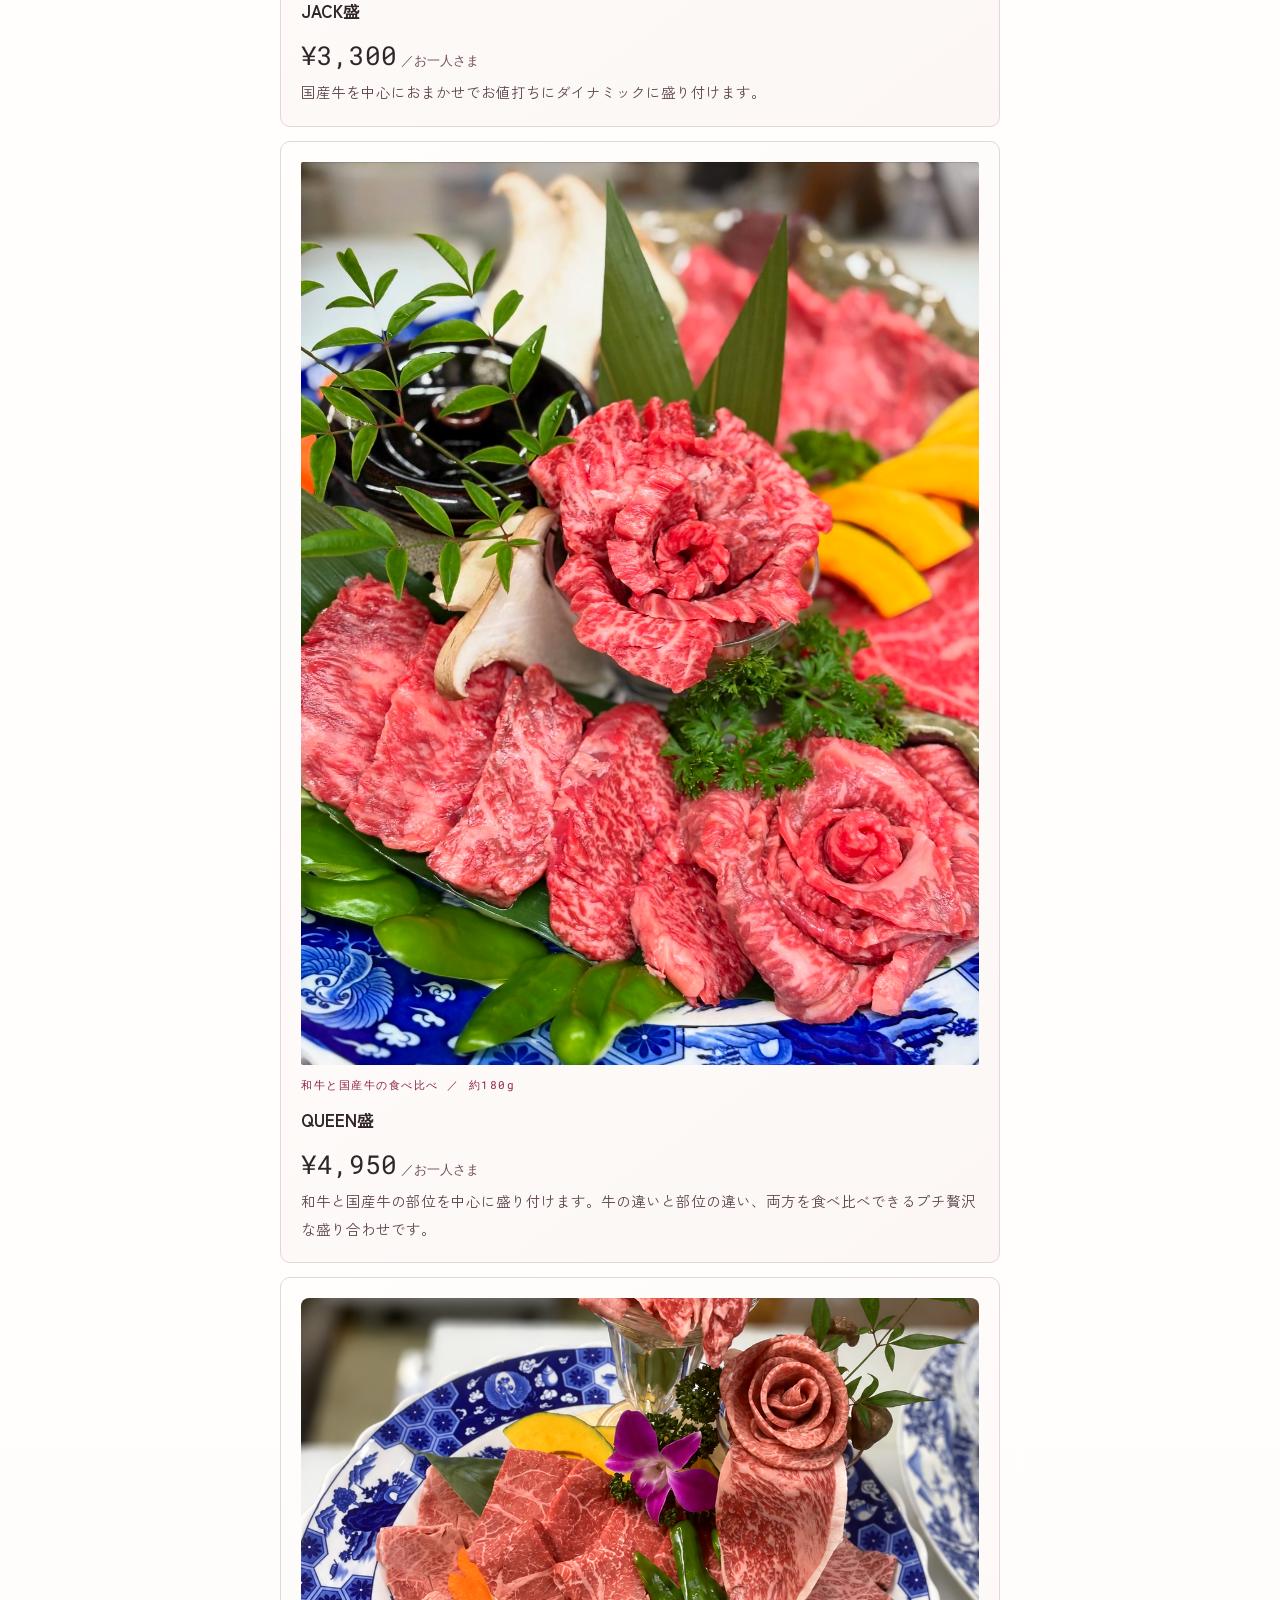
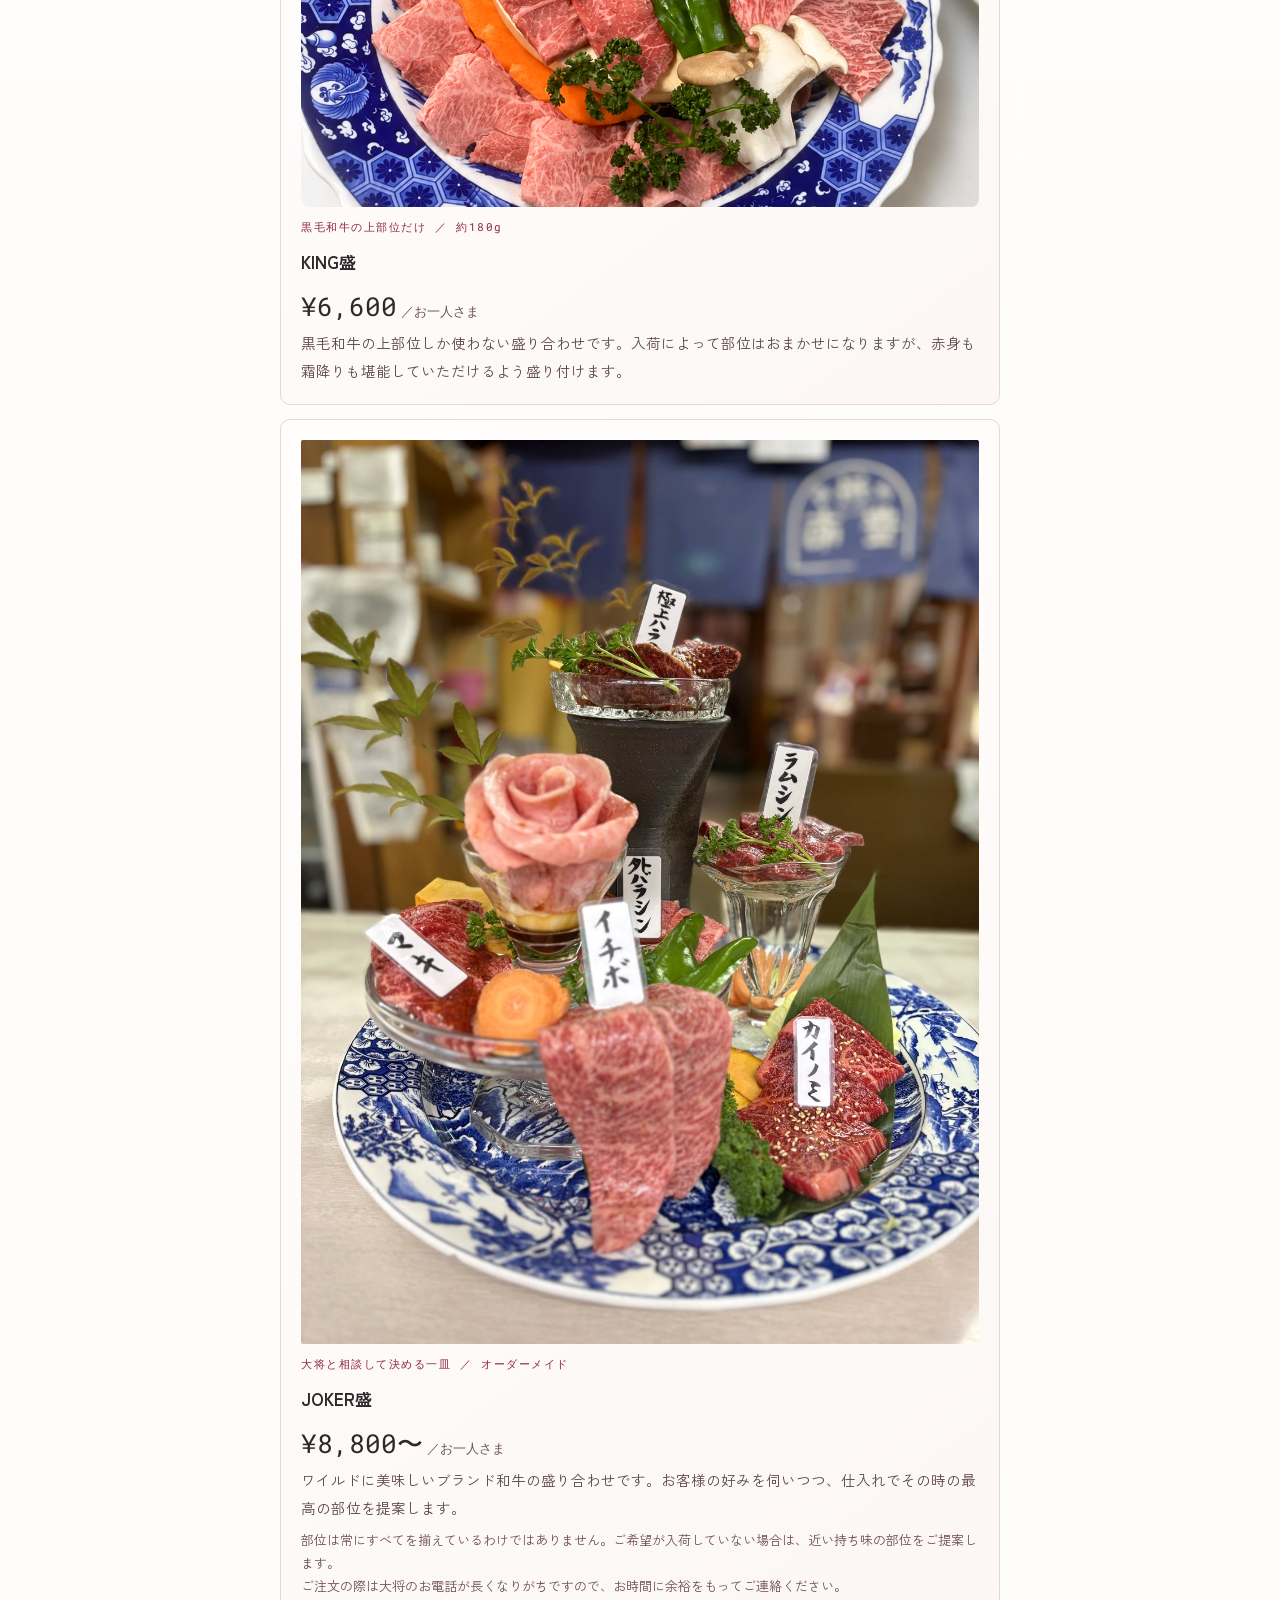
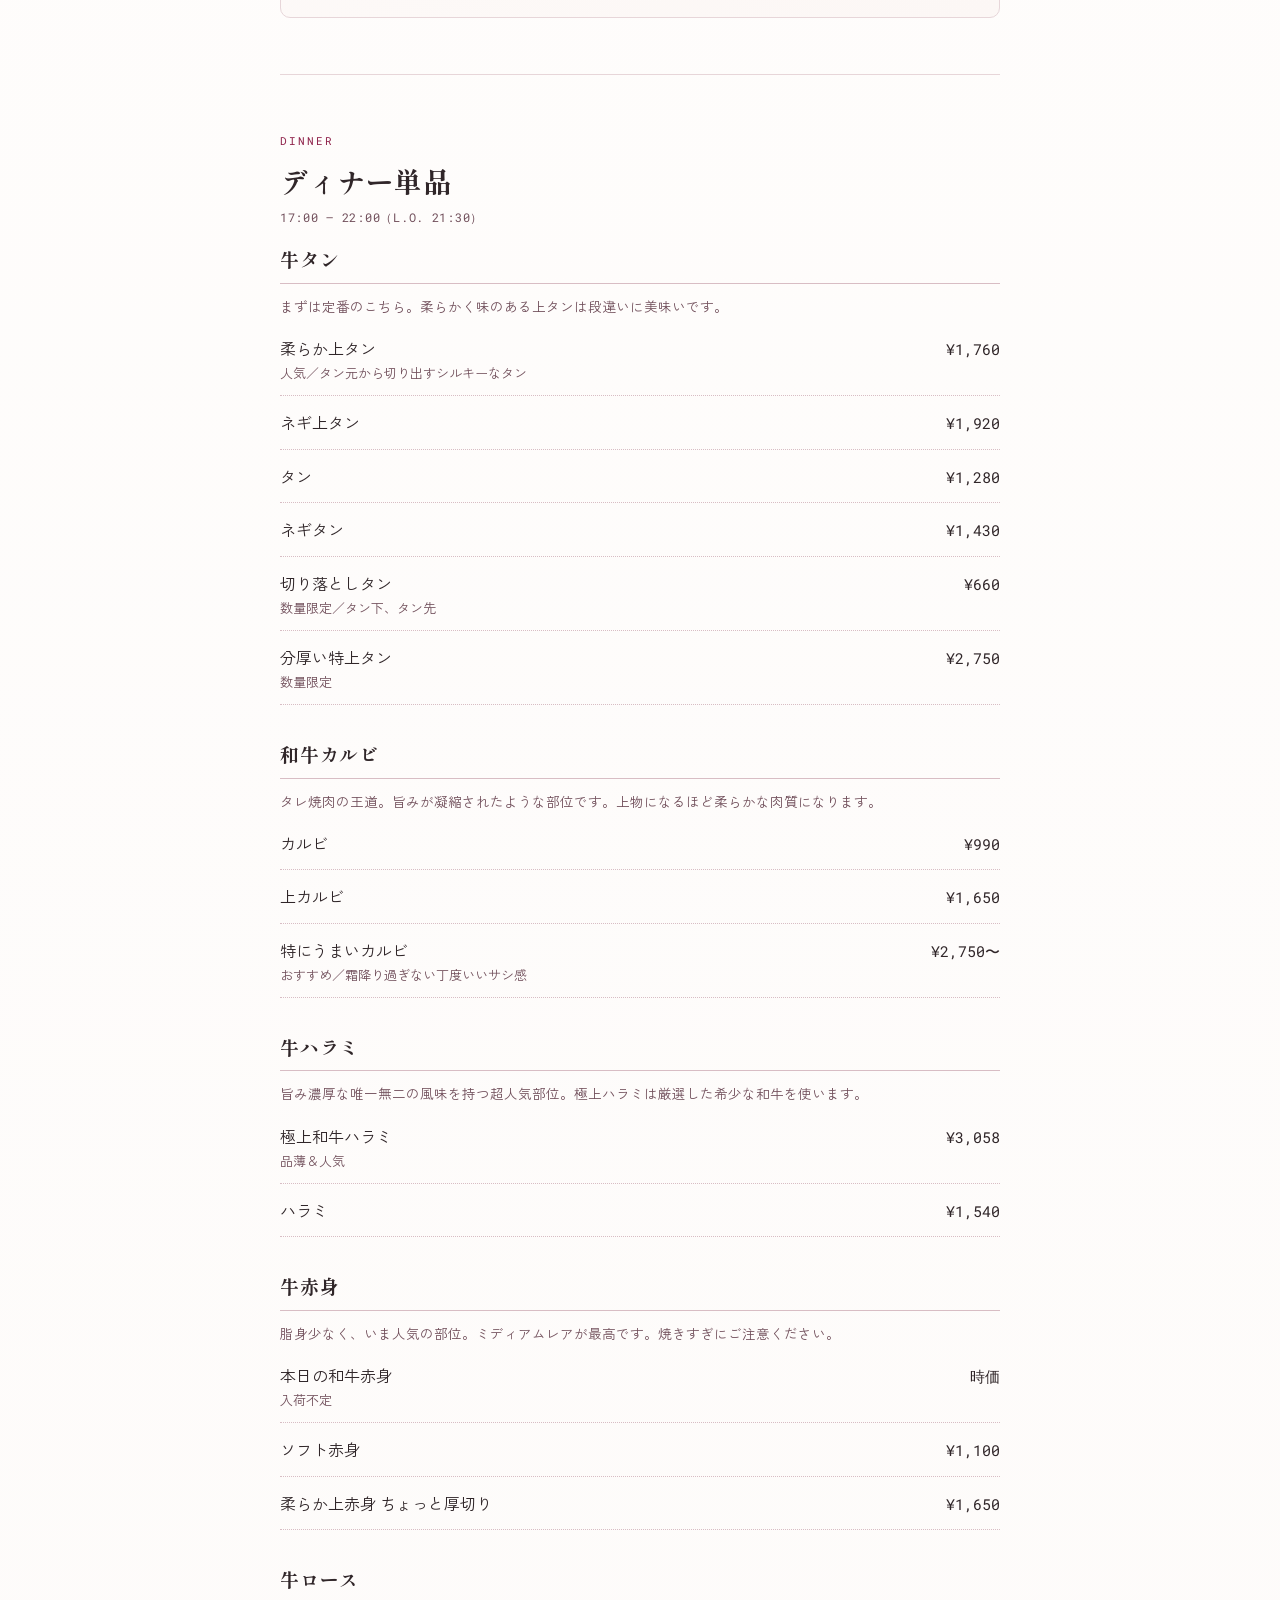
<file: menu.html>
<!DOCTYPE html>
<html lang="ja">
<head>
<meta charset="utf-8">
<meta name="viewport" content="width=device-width,initial-scale=1">
<title>お品書き｜豊南焼肉（豊田市）</title>
  <link rel="icon" type="image/png" href="/favicon.png">
  <link rel="apple-touch-icon" href="/apple-touch-icon.png">
<meta name="description" content="豊田市和会町の焼肉「豊南焼肉」のお品書き（2026年版）。予約限定コース4,400円〜、牛肉盛り合わせ3,300円〜、ランチ焼肉定食1,280円〜。柔らか上タン、極上和牛ハラミ、近江牛ホルモンまで全品税込価格を掲載しています。">
<link rel="canonical" href="https://hounan-yakiniku.com/menu.html">
<meta property="og:url" content="https://hounan-yakiniku.com/menu.html">
<meta property="og:image" content="https://hounan-yakiniku.com/king.jpg">
<meta name="twitter:card" content="summary_large_image">
<meta property="og:site_name" content="豊南焼肉">
<meta property="og:type" content="article">
<meta property="og:title" content="お品書き・価格｜豊南焼肉">
<meta property="og:description" content="予約限定コース4,400円〜、盛り合わせ3,300円〜、ランチ1,280円〜。全品税込。">
<link rel="preconnect" href="https://fonts.googleapis.com">
<link rel="preconnect" href="https://fonts.gstatic.com" crossorigin>
<link rel="stylesheet" href="https://fonts.googleapis.com/css2?family=Shippori+Mincho+B1:wght@700&family=Zen+Kaku+Gothic+New:wght@400;500;700&family=Roboto+Mono:wght@400;500&display=swap">
<link rel="stylesheet" href="style.css">
</head>
<body>

<header class="site-head">
  <div class="wrap">
    <a class="logo" href="index.html">豊南焼肉<small>SINCE 1973</small></a>
    <a class="head-tel" href="tel:0565210919"><span>ご予約・お問い合わせ</span>0565-21-0919</a>
  </div>
</header>

<nav class="nav" aria-label="メインメニュー">
  <ul>
    <li><a href="index.html">ホーム</a></li>
    <li><a href="banquet.html">宴会・団体</a></li>
    <li><a href="menu.html" aria-current="page">お品書き</a></li>
    <li><a href="parts.html">希少部位</a></li>
    <li><a href="mikawa.html">お肉のこと</a></li>
    <li><a href="access.html">アクセス</a></li>
  </ul>
</nav>

<main>
  <div class="hero">
    <div class="hero-body">
      <h1>お品書き</h1>
      <p>すべて税込価格です。お肉は入荷によって内容が変わります。<br>お一人あたりの目安は、ランチ 1,300〜3,300円、ディナー 5,000〜7,000円ほどです。</p>
      <div class="btn-row menu-jump" aria-label="お品書きのカテゴリ">
        <a class="btn btn-ghost" href="#meibutsu">名物</a>
        <a class="btn btn-ghost" href="#course">コース</a>
        <a class="btn btn-ghost" href="#moriawase">盛り合わせ</a>
        <a class="btn btn-ghost" href="#dinner">ディナー単品</a>
        <a class="btn btn-ghost" href="#lunch">ランチ</a>
        <a class="btn btn-ghost" href="#takeout">お持ち帰り</a>
        <a class="btn btn-ghost" href="#drink">飲み放題</a>
      </div>
    </div>
  </div>

  <div class="wrap">

    <div class="callout" style="margin-top:26px">
      <strong>お料理までお時間をいただくことがあります。</strong><br>
      お肉はご注文いただいてから切り出す「手切り」のものが多くなっております。時間をいただくことがあり申し訳ありませんが、皆様により美味しい状態で食べていただきたいという店主のわがままです。どうかご容赦ください。<br>
      また、入荷した牛肉は湿潤熟成を終えたものから整形しますので、その日はご用意出来ない部位もございますが、仕上がったお肉はおすすめメニューでご案内しておりますので是非ご来店の際はご覧ください。
    </div>

    <!-- ================= 名物 ================= -->
    <section class="blk" id="meibutsu">
      <p class="eyebrow">Signature</p>
      <h2>大将イチオシの名物</h2>
      <p class="lead">豊南に来店いただいたお客様に、自信をもってオススメできる4品です。希少な部位や入手が難しい部位もありますので、欠品の場合はご容赦ください。</p>

      <div class="cards" style="margin-top:22px">
        <div class="plan">
          <img src="uwatan.jpg" alt="豊南焼肉の柔らか上タン。大皿に円形に盛り付けた牛タン" loading="lazy" style="border-radius:2px">
          <span class="ppl">数量限定</span>
          <h3>柔らか上タン</h3>
          <span class="price">¥1,760<span>／1人前</span></span>
          <p>タン元から切り出すシルキーなタン。タン好きに是非お勧めしたい一品です。</p>
        </div>
        <div class="plan">
          <span class="ppl">美味・ヘルシー</span>
          <h3>赤身肉シリーズ</h3>
          <span class="price">¥1,100〜<span>／1人前</span></span>
          <p>お手頃なお値段から通好みの旨み濃厚最上級部位まで。豊南は赤身肉にも拘ってご用意しています。</p>
        </div>
        <div class="plan">
          <span class="ppl">数量限定</span>
          <h3>特にうまいカルビ</h3>
          <span class="price">¥2,750〜<span>／1人前</span></span>
          <p>柔らかく独特の食感が癖になる。霜降り過ぎない丁度いいサシ感の極上カルビです。</p>
        </div>
        <div class="plan">
          <img src="harami.jpg" alt="豊南焼肉が仕入れた近江牛の極上ハラミの塊。笹の葉を敷いた木のまな板の上に置いた赤身の肉塊" loading="lazy" style="border-radius:2px">
          <span class="ppl">数量限定・品切れ御免</span>
          <h3>極上和牛ハラミ</h3>
          <span class="price">¥3,058<span>／1人前</span></span>
          <p>唯一無二の食感と風味。厳選仕入れのため品切れ御免でお願いします。</p>
        </div>
      </div>

      <div class="callout">
        その他にも美味しいお肉やサイドメニューがございますので、ぜひスタッフにお声がけください。
      </div>

      <h3 class="cat" style="margin-top:38px">旬のフルーツパフェ</h3>
      <p class="catnote">その時期の美味しい果物で季節の味もお楽しみいただけます。果物そのものをメインにしていますので、デコレーションは極力少なくシンプルに仕上げます。</p>
      <div class="cards two" style="margin-top:18px">
        <div>
          <img src="parfait-momo.jpg" alt="豊南焼肉の桃パフェ。生の白桃をたっぷり使った季節限定パフェ" loading="lazy">
          <h3 style="margin-top:12px">桃パフェ</h3>
          <p>まるごとの白桃とバニラアイス。夏のあいだだけのお楽しみです。</p>
        </div>
        <div>
          <img src="parfait-pine.jpg" alt="豊南焼肉のパインパフェ。カットしたパイナップルを盛り付けた季節限定パフェ" loading="lazy">
          <h3 style="margin-top:12px">パインパフェ</h3>
          <p>甘みの乗ったパイナップルで。さっぱりと締めたいときに。</p>
        </div>
      </div>
    </section>

    <!-- ================= コース ================= -->
    <section class="blk" id="course">
      <p class="eyebrow">Course — 予約限定</p>
      <h2>豊南のコースメニュー</h2>
      <p class="lead">コースでご注文いただくと、通常オーダーよりスムーズにお料理をお出しできます。単品よりも量・質ともにおまけさせていただきます。内容は入荷によりおまかせです。</p>

      <div class="callout">
        <strong>コースの肉盛りは、盛り合わせと同じものです。</strong><br>
        並＝JACK盛、上豊南王道＝QUEEN盛、特上贅沢三昧＝KING盛、極上＝JOKER盛。
        コースは、その肉盛りにタン・キムチ・サラダ・ごはん・デザートなどが付いた形になります。
        差額はおよそ <strong>1,100円</strong>（極上は550円）。お肉だけで十分な方は<a href="#moriawase">盛り合わせ</a>を、
        前菜からデザートまで通してお出ししてほしい方はコースをお選びください。
      </div>

      <ul class="rules">
        <li>2名様以上から、お席の人数分で承ります</li>
        <li>中学生未満のお子様はコース注文不要です</li>
        <li>前営業日までのご予約となります（変更も前営業日まで）</li>
      </ul>

      <div class="cards">
        <div class="plan">
          <span class="ppl">スタンダード</span>
          <img src="jack.jpg" alt="豊南焼肉 並お手頃コースの肉盛り（JACK盛）。フランク、カイノミ、木バラ、ソフト赤身の名札を添えた盛り合わせの一例" loading="lazy" style="border-radius:2px">
          <h3>並お手頃コース</h3>
          <span class="price">¥4,400<span>／お一人さま</span></span>
          <p>キムチ、漬け物、サラダ、タン、牛肉盛り、鶏肉、豚肉、ホルモン、ごはんと味噌汁orお茶漬け、デザート<br><small>肉盛りは <a href="#moriawase">JACK盛</a>（¥3,300）と同じものです。</small></p>
        </div>
        <div class="plan">
          <span class="ppl">いちばん人気の価格帯</span>
          <img src="queen.jpg" alt="豊南焼肉 上豊南王道コースの肉盛り（QUEEN盛）" loading="lazy" style="border-radius:2px">
          <h3>上豊南王道コース</h3>
          <span class="price">¥6,050<span>／お一人さま</span></span>
          <p>キムチ、漬け物、サラダ、上タン、上牛肉盛り、鶏肉、豚肉、ホルモン、ごはんと味噌汁orお茶漬け、デザート<br><small>肉盛りは <a href="#moriawase">QUEEN盛</a>（¥4,950）と同じものです。</small></p>
        </div>
        <div class="plan">
          <span class="ppl">接待・お祝いに</span>
          <img class="menu-photo-focus" src="king-focus.png" alt="豊南焼肉 特上贅沢三昧コースの肉盛り（KING盛）" loading="lazy">
          <h3>特上贅沢三昧コース</h3>
          <span class="price">¥7,700<span>／お一人さま</span></span>
          <p>キムチ、漬け物、サラダ、特上タン、特上和牛肉盛り、ホルモン、ごはんと味噌汁orお茶漬け、デザート<br><small>肉盛りは <a href="#moriawase">KING盛</a>（¥6,600）と同じものです。</small></p>
        </div>
        <div class="plan">
          <span class="ppl">部位のご相談を承ります</span>
          <img src="joker.jpg" alt="豊南焼肉 極上コースの肉盛り（JOKER盛）" loading="lazy" style="border-radius:2px">
          <h3>極上コース</h3>
          <span class="price">¥9,350〜<span>／お一人さま</span></span>
          <p>キムチ、ナムル、サラダ、特上タン、極上和牛肉盛り、ホルモン、ごはんと味噌汁orお茶漬け、デザート<br><small>肉盛りは <a href="#moriawase">JOKER盛</a>（¥8,800〜）と同じものです。使用する部位等、お客様の好みに応じて対応させていただきます。ご相談ください。ただし、常にすべての部位を揃えているわけではありませんので、その日の入荷によってはご希望に添えない場合があります。</small></p>
        </div>
        <div class="plan">
          <span class="ppl">焼肉以外もご用意</span>
          <h3>しゃぶしゃぶコース</h3>
          <span class="price">¥4,950〜<span>／お一人さま</span></span>
          <p>漬け物、サーロインしゃぶ肉盛り一人前150g、豚ロースしゃぶ肉一人前100g、しゃぶ野菜（白菜、しいたけ、ニラ、豆腐、えのき、人参、水菜、ネギ、しらたき）、ごはんと味噌汁orお茶漬け、デザート<br><small>使用するお肉によりお値段が変わります。</small></p>
        </div>
        <div class="plan">
          <span class="ppl">寒い時期に</span>
          <h3>もつ鍋コース</h3>
          <span class="price">¥3,300<span>／お一人さま</span></span>
          <p>漬け物、キムチ、ナムル、和牛ホルモン一人前200g、鍋野菜（ニラ、キャベツ、豆腐）、ごはんと味噌汁orお茶漬け、デザート</p>
        </div>
      </div>

      <div class="callout">
        <strong>飲み放題 120分 ¥2,200</strong>（10名様以上から・お一人さま）<br>
        ラストオーダーは90分です。内容は<a href="#drink">飲み放題メニュー</a>をご覧ください。
      </div>
    </section>

    <!-- ================= 盛り合わせ ================= -->
    <section class="blk" id="moriawase">
      <p class="eyebrow">Assortment — 予約限定</p>
      <h2>豊南の牛肉盛り合わせ</h2>
      <p class="lead">盛り合わせでご注文いただくと、通常オーダーよりスムーズにお肉をお出しできます。単品よりも量・質ともにおまけさせていただきます。内容は入荷によりおまかせです。</p>
      <p>下の写真はいずれも一例です。その日の仕入れによって部位も盛り付けも変わります。</p>

      <ul class="rules">
        <li>2名様以上から、お席の人数分で承ります</li>
        <li>中学生未満のお子様は注文不要です</li>
        <li>前営業日までのご予約となります（変更も前営業日まで）</li>
      </ul>

      <div class="cards" style="margin-top:22px">
        <div class="plan">
          <img src="jack.jpg" alt="豊南焼肉のJACK盛。フランク、カイノミ、木バラ、ソフト赤身などを大皿にダイナミックに盛り付けた一皿" loading="lazy" style="border-radius:2px">
          <span class="ppl">まずはこちらから ／ 約180g</span>
          <h3>JACK盛</h3>
          <span class="price">¥3,300<span>／お一人さま</span></span>
          <p>国産牛を中心におまかせでお値打ちにダイナミックに盛り付けます。</p>
        </div>
        <div class="plan">
          <img src="queen.jpg" alt="豊南焼肉のQUEEN盛。和牛と国産牛の部位を盛り合わせた一皿" loading="lazy" style="border-radius:2px">
          <span class="ppl">和牛と国産牛の食べ比べ ／ 約180g</span>
          <h3>QUEEN盛</h3>
          <span class="price">¥4,950<span>／お一人さま</span></span>
          <p>和牛と国産牛の部位を中心に盛り付けます。牛の違いと部位の違い、両方を食べ比べできるプチ贅沢な盛り合わせです。</p>
        </div>
        <div class="plan">
          <img class="menu-photo-focus" src="king-focus.png" alt="豊南焼肉のKING盛。黒毛和牛の上部位だけで組んだ盛り合わせ" loading="lazy">
          <span class="ppl">黒毛和牛の上部位だけ ／ 約180g</span>
          <h3>KING盛</h3>
          <span class="price">¥6,600<span>／お一人さま</span></span>
          <p>黒毛和牛の上部位しか使わない盛り合わせです。入荷によって部位はおまかせになりますが、赤身も霜降りも堪能していただけるよう盛り付けます。</p>
        </div>
        <div class="plan">
          <img src="joker.jpg" alt="豊南焼肉のJOKER盛。極上ハラミ、ラムシン、外バラシン、イチボ、カイノミなど部位の名札を添えた盛り合わせ" loading="lazy" style="border-radius:2px">
          <span class="ppl">大将と相談して決める一皿 ／ オーダーメイド</span>
          <h3>JOKER盛</h3>
          <span class="price">¥8,800〜<span>／お一人さま</span></span>
          <p>ワイルドに美味しいブランド和牛の盛り合わせです。お客様の好みを伺いつつ、仕入れでその時の最高の部位を提案します。<br><small>部位は常にすべてを揃えているわけではありません。ご希望が入荷していない場合は、近い持ち味の部位をご提案します。<br>ご注文の際は大将のお電話が長くなりがちですので、お時間に余裕をもってご連絡ください。</small></p>
        </div>
      </div>
    </section>

    <!-- ================= ディナー単品 ================= -->
    <section class="blk" id="dinner">
      <p class="eyebrow">Dinner</p>
      <h2>ディナー単品<span class="hours">17:00 – 22:00（L.O. 21:30）</span></h2>

      <h3 class="cat">牛タン</h3>
      <p class="catnote">まずは定番のこちら。柔らかく味のある上タンは段違いに美味いです。</p>
      <ul class="menu-list">
        <li><span class="nm">柔らか上タン<em>人気／タン元から切り出すシルキーなタン</em></span><span class="pr">¥1,760</span></li>
        <li><span class="nm">ネギ上タン</span><span class="pr">¥1,920</span></li>
        <li><span class="nm">タン</span><span class="pr">¥1,280</span></li>
        <li><span class="nm">ネギタン</span><span class="pr">¥1,430</span></li>
        <li><span class="nm">切り落としタン<em>数量限定／タン下、タン先</em></span><span class="pr">¥660</span></li>
        <li><span class="nm">分厚い特上タン<em>数量限定</em></span><span class="pr">¥2,750</span></li>
      </ul>

      <h3 class="cat">和牛カルビ</h3>
      <p class="catnote">タレ焼肉の王道。旨みが凝縮されたような部位です。上物になるほど柔らかな肉質になります。</p>
      <ul class="menu-list">
        <li><span class="nm">カルビ</span><span class="pr">¥990</span></li>
        <li><span class="nm">上カルビ</span><span class="pr">¥1,650</span></li>
        <li><span class="nm">特にうまいカルビ<em>おすすめ／霜降り過ぎない丁度いいサシ感</em></span><span class="pr">¥2,750〜</span></li>
      </ul>

      <h3 class="cat">牛ハラミ</h3>
      <p class="catnote">旨み濃厚な唯一無二の風味を持つ超人気部位。極上ハラミは厳選した希少な和牛を使います。</p>
      <ul class="menu-list">
        <li><span class="nm">極上和牛ハラミ<em>品薄＆人気</em></span><span class="pr">¥3,058</span></li>
        <li><span class="nm">ハラミ</span><span class="pr">¥1,540</span></li>
      </ul>

      <h3 class="cat">牛赤身</h3>
      <p class="catnote">脂身少なく、いま人気の部位。ミディアムレアが最高です。焼きすぎにご注意ください。</p>
      <ul class="menu-list">
        <li><span class="nm">本日の和牛赤身<em>入荷不定</em></span><span class="pr">時価</span></li>
        <li><span class="nm">ソフト赤身</span><span class="pr">¥1,100</span></li>
        <li><span class="nm">柔らか上赤身 ちょっと厚切り</span><span class="pr">¥1,650</span></li>
      </ul>

      <h3 class="cat">牛ロース</h3>
      <p class="catnote">柔らかく、食べやすい。焼肉の定番メニューです。</p>
      <ul class="menu-list">
        <li><span class="nm">ロース</span><span class="pr">¥1,100</span></li>
        <li><span class="nm">上ロースシン</span><span class="pr">¥1,650</span></li>
        <li><span class="nm">サーロイン厚切り<em>約200g</em></span><span class="pr">¥3,300</span></li>
      </ul>

      <h3 class="cat">つぼ漬け</h3>
      <p class="catnote">厚切りのお肉を秘伝のタレでよく揉みこんであります。タレ好きのための一品です。</p>
      <ul class="menu-list">
        <li><span class="nm">つぼ漬けカルビ<em>約2人前</em></span><span class="pr">¥1,980</span></li>
        <li><span class="nm">特上つぼ漬けスペシャル<em>約2人前</em></span><span class="pr">¥3,980</span></li>
      </ul>

      <h3 class="cat">豚肉（愛知県産）</h3>
      <p class="catnote">愛知県産の豚の中でも、餌と肥育に拘った厳選豚を使います。ネギとも相性抜群です。</p>
      <ul class="menu-list">
        <li><span class="nm">豚ロース</span><span class="pr">¥750</span></li>
        <li><span class="nm">ネギ豚ロース</span><span class="pr">¥880</span></li>
        <li><span class="nm">豚しそ</span><span class="pr">¥880</span></li>
        <li><span class="nm">豚バラカルビ</span><span class="pr">¥750</span></li>
      </ul>

      <h3 class="cat">鶏肉</h3>
      <ul class="menu-list">
        <li><span class="nm">せせり</span><span class="pr">¥680</span></li>
        <li><span class="nm">鶏もも</span><span class="pr">¥600</span></li>
      </ul>

      <h3 class="cat">ホルモン</h3>
      <p class="catnote">昔ながらのホルモン焼きメニュー。豊田の加工場から直入荷の豚ホルモンと、近江牛の豊南こだわりホルモンです。厳選入荷のため数量限定でお願いします。</p>
      <ul class="menu-list">
        <li><span class="nm">豚ホルモン<em>小腸と大腸ミックス</em></span><span class="pr">¥440</span></li>
        <li><span class="nm">近江牛ホルモン<em>ジューシーな小腸</em></span><span class="pr">¥770</span></li>
        <li><span class="nm">近江牛テッチャン<em>脂身控えめ大腸／品切れ御免</em></span><span class="pr">¥880</span></li>
        <li><span class="nm">近江牛レバー<em>品切れ御免／要加熱。生では食べられません</em></span><span class="pr">¥680</span></li>
        <li><span class="nm">近江牛ハツ<em>品切れ御免／要加熱。生では食べられません</em></span><span class="pr">¥770</span></li>
        <li><span class="nm">上ミノ</span><span class="pr">¥770</span></li>
      </ul>

      <h3 class="cat">海鮮</h3>
      <p class="catnote">焼肉の名脇役。美味しい海の幸もご用意しています。</p>
      <ul class="menu-list">
        <li><span class="nm">有頭えび（2尾）<em>調理にお時間いただきます</em></span><span class="pr">¥780</span></li>
        <li><span class="nm">イカ</span><span class="pr">¥660</span></li>
        <li><span class="nm">平貝（3枚）<em>調理にお時間いただきます</em></span><span class="pr">¥710</span></li>
        <li><span class="nm">海幸盛<em>調理にお時間いただきます</em></span><span class="pr">¥1,900</span></li>
      </ul>

      <h3 class="cat">ウィンナー</h3>
      <ul class="menu-list">
        <li><span class="nm">ポークウィンナー<em>お子さんにも人気</em></span><span class="pr">¥490</span></li>
        <li><span class="nm">辛口ウィンナー</span><span class="pr">¥520</span></li>
      </ul>

      <h3 class="cat">キムチ・ナムル</h3>
      <ul class="menu-list">
        <li><span class="nm">白菜キムチ</span><span class="pr">¥460</span></li>
        <li><span class="nm">大根キムチ</span><span class="pr">¥450</span></li>
        <li><span class="nm">キムチ2種盛り</span><span class="pr">¥810</span></li>
        <li><span class="nm">チャンジャ</span><span class="pr">¥520</span></li>
        <li><span class="nm">ナムル盛<em>大根人参、ほうれん草、ゼンマイ、もやし</em></span><span class="pr">¥550</span></li>
      </ul>

      <h3 class="cat">一品</h3>
      <p class="catnote">お酒、食事のお供に。焼肉屋のおつまみです。</p>
      <ul class="menu-list">
        <li><span class="nm">センマイ刺し（ボイル）</span><span class="pr">¥890</span></li>
        <li><span class="nm">馬刺し<em>調理にお時間いただきます</em></span><span class="pr">¥1,130</span></li>
        <li><span class="nm">さくらユッケ（馬肉）<em>調理にお時間いただきます</em></span><span class="pr">¥850</span></li>
        <li><span class="nm">名物 豊南のどて煮</span><span class="pr">¥500</span></li>
        <li><span class="nm">丸ごと焼きニンニク</span><span class="pr">¥600</span></li>
        <li><span class="nm">韓国のり</span><span class="pr">¥220</span></li>
        <li><span class="nm">フライドポテト</span><span class="pr">¥580</span></li>
      </ul>

      <h3 class="cat">サラダ・野菜</h3>
      <p class="catnote">お肉の前に、お肉と一緒に、箸休めに。</p>
      <ul class="menu-list">
        <li><span class="nm">おまかせ豊南サラダ<em>季節によって内容が変わります</em></span><span class="pr">¥1,080</span></li>
        <li><span class="nm">シーザーサラダ</span><span class="pr">¥680</span></li>
        <li><span class="nm">ピリ辛チョレギサラダ</span><span class="pr">¥680</span></li>
        <li><span class="nm">サンチュ</span><span class="pr">¥480</span></li>
        <li><span class="nm">焼き野菜盛<em>玉ねぎ、キャベツ、カボチャ、人参、ピーマン等。季節によって変わります</em></span><span class="pr">¥580</span></li>
        <li><span class="nm">焼き野菜単品</span><span class="pr">¥300</span></li>
      </ul>

      <h3 class="cat">スープ</h3>
      <p class="catnote">野菜の優しい甘みと牛骨の旨み。豊南のスープは牛骨と野菜の出汁がベースです。みそ汁はムロ節からだしを取った昔ながら。</p>
      <ul class="menu-list">
        <li><span class="nm">わかめスープ</span><span class="pr">¥460</span></li>
        <li><span class="nm">玉子スープ</span><span class="pr">¥530</span></li>
        <li><span class="nm">ユッケジャンスープ<em>辛口</em></span><span class="pr">¥990</span></li>
        <li><span class="nm">味噌汁</span><span class="pr">¥220</span></li>
      </ul>

      <h3 class="cat">ごはんもの</h3>
      <p class="catnote">白米は地元でとれたお米「大地の風」を使用しています。</p>
      <ul class="menu-list">
        <li><span class="nm">ライス 大／中／小</span><span class="pr">¥380 / 330 / 280</span></li>
        <li><span class="nm">ネギ飯</span><span class="pr">¥610</span></li>
        <li><span class="nm">TKG（玉子かけご飯）</span><span class="pr">¥470</span></li>
        <li><span class="nm">石焼ビビンバ<em>調理にお時間いただきます</em></span><span class="pr">¥1,130</span></li>
        <li><span class="nm">ビビンバ</span><span class="pr">¥930</span></li>
        <li><span class="nm">クッパ（玉子入り）</span><span class="pr">¥600</span></li>
        <li><span class="nm">ユッケジャンクッパ</span><span class="pr">¥990</span></li>
        <li><span class="nm">チャンジャクッパ</span><span class="pr">¥790</span></li>
        <li><span class="nm">お茶漬け</span><span class="pr">¥490</span></li>
        <li><span class="nm">おにぎり（2個）<em>おかかと梅</em></span><span class="pr">¥420</span></li>
        <li><span class="nm">ラーメン<em>調理にお時間いただきます</em></span><span class="pr">¥990</span></li>
      </ul>

      <h3 class="cat">デザート</h3>
      <ul class="menu-list">
        <li><span class="nm">アイスクリーム<em>バニラ、抹茶、ストロベリー</em></span><span class="pr">¥420</span></li>
        <li><span class="nm">さつま姫</span><span class="pr">¥600</span></li>
        <li><span class="nm">自家製なめらか杏仁豆腐</span><span class="pr">¥550</span></li>
        <li><span class="nm">豊南プリン</span><span class="pr">¥390</span></li>
        <li><span class="nm">フォンダンショコラ</span><span class="pr">¥790</span></li>
        <li><span class="nm">旬のフルーツパフェ<em>桃・パインなど。内容と価格は時期によって変わります</em></span><span class="pr">時価</span></li>
      </ul>

      <h3 class="cat">薬味</h3>
      <ul class="menu-list">
        <li><span class="nm">味付けネギ</span><span class="pr">¥220</span></li>
        <li><span class="nm">足助の合わせ岩塩</span><span class="pr">¥100</span></li>
        <li><span class="nm">わさび／コチュジャン／ポン酢</span><span class="pr">各 ¥100</span></li>
        <li><span class="nm">カットレモン</span><span class="pr">¥50</span></li>
      </ul>
    </section>

    <!-- ================= ランチ ================= -->
    <section class="blk" id="lunch">
      <p class="eyebrow">Lunch</p>
      <h2>ランチ<span class="hours">11:30 – 14:00（オーダーストップ 13:30）</span></h2>
      <p class="lead">全てのメニューに漬物・サラダ・味噌汁が付きます。定食にはご飯も付いています（大盛り +¥220）。</p>
      <img src="lunch.jpg" alt="豊南焼肉の焼定 特上。黒い大皿に上タン、和牛カルビ、赤身などを笹の葉とともに盛り付けた焼肉定食の肉皿" loading="lazy" style="margin:20px 0;border-radius:3px">

      <h3 class="cat">豊南焼肉定食</h3>
      <p class="catnote">豊南の定番。焼き台で焼いてもらうお値打ちな焼肉ランチです。</p>
      <ul class="menu-list">
        <li><span class="nm">焼定 並<em>平日10食限定／和牛カルビ、鳥、豚、ホルモン、焼き野菜が全部入ったボリューム満点セット</em></span><span class="pr">¥1,280</span></li>
        <li><span class="nm">焼定 上<em>バージョンアップして和牛も入るようになりました。タン、ホルモン、焼き野菜付き</em></span><span class="pr">¥2,200</span></li>
        <li><span class="nm">焼定 特上<em>最高級黒毛和牛を使用。上タン、ホルモン、焼き野菜付き</em></span><span class="pr">¥3,300</span></li>
      </ul>

      <h3 class="cat">その他の焼肉ランチ</h3>
      <ul class="menu-list">
        <li><span class="nm">ダブルカルビランチ<em>牛上カルビとみかわポークカルビの相盛り</em></span><span class="pr">¥1,680</span></li>
        <li><span class="nm">牛タンたっぷりランチ<em>タレで食べてよし、レモンでさっぱりもよし</em></span><span class="pr">¥1,780</span></li>
        <li><span class="nm">タン好きのための上タンランチ<em>品切れ御免／タンの中でも特にジューシーで柔らかい部分のみ</em></span><span class="pr">¥2,480</span></li>
        <li><span class="nm">豚のミックスランチ<em>豚バラと豚ロースの両方のせ。厳選銘柄豚</em></span><span class="pr">¥1,380</span></li>
      </ul>

      <h3 class="cat">どんぶりもの</h3>
      <img src="steakdon.jpg" alt="豊南焼肉の豊南のレアステーキ丼。黒い丼にレアに焼いた和牛ステーキを並べ、ステーキソースをかけた丼" loading="lazy" style="margin:14px 0;border-radius:3px">
      <ul class="menu-list">
        <li><span class="nm">豊南のおまかせ丼<em>3種類以上の牛肉入り。和牛も入っています</em></span><span class="pr">¥1,480</span></li>
        <li><span class="nm">豊南のレアステーキ丼<em>部位は本日のおまかせ。なめらかな舌触りと甘いステーキソース</em></span><span class="pr">¥2,200</span></li>
        <li><span class="nm">豊南牛丼<em>和牛薄切り肉を玉ねぎと一緒に甘めのタレですき焼き風に</em></span><span class="pr">¥1,100</span></li>
        <li><span class="nm">伝統のどて丼<em>甘辛く炊いた昔ながらの三河の味</em></span><span class="pr">¥880</span></li>
      </ul>

      <h3 class="cat">ランチの定食</h3>
      <img src="steak.jpg" alt="豊南焼肉の和牛ステーキ定食。白い角皿に厚切りの和牛ステーキを3切れ並べ、焼き野菜とソースを添えた一皿" loading="lazy" style="margin:14px 0;border-radius:3px">
      <ul class="menu-list">
        <li><span class="nm">和牛ハンバーグ定食<em>和牛ミンチ100%の超あらびき</em></span><span class="pr">¥1,650</span></li>
        <li><span class="nm">とんかつ定食（ロース or バラ）<em>厳選みかわ豚。味噌だれかソースをお選びください</em></span><span class="pr">¥1,580</span></li>
        <li><span class="nm">和牛ステーキ定食<em>厚切りの高級部位をじっくり焼き上げます／150g・250g</em></span><span class="pr">¥3,300 / 4,950</span></li>
        <li><span class="nm">まりこが大好きなエビフライ定食<em>看板女将の大好物。大ぶりブラックタイガーを有頭で</em></span><span class="pr">¥1,680</span></li>
      </ul>

      <div class="callout">
        <strong>お昼でも単品が頼めます。</strong>
        調理の都合でランチタイムはディナーメニューを止めていますが、下記の単品はお昼でもご注文いただけます。
      </div>

      <h3 class="cat">お昼の単品</h3>
      <ul class="menu-list">
        <li><span class="nm">牛タン<em>タン／ネギタン／柔らか上タン／ネギ上タン／分厚い特上タン</em></span><span class="pr">¥1,280〜2,750</span></li>
        <li><span class="nm">牛カルビ<em>カルビ／上カルビ／特にうまいカルビ</em></span><span class="pr">¥990〜2,750</span></li>
        <li><span class="nm">牛ロース<em>ロース／上ロースシン／サーロイン厚切り</em></span><span class="pr">¥1,100〜3,300</span></li>
        <li><span class="nm">ハラミ・赤身<em>ハラミ／和牛極上ハラミ／本日の和牛赤身（時価）／ソフト赤身／柔らか上赤身</em></span><span class="pr">¥1,100〜3,058</span></li>
        <li><span class="nm">豚肉・鶏肉<em>豚ロース／豚バラカルビ／ネギ豚ロース／ウィンナー／鶏もも／せせり</em></span><span class="pr">¥440〜880</span></li>
        <li><span class="nm">ホルモン<em>豚ホルモン／和牛ホルモン／テッチャン／レバー／ハツ／上ミノ</em></span><span class="pr">¥440〜880</span></li>
        <li><span class="nm">海鮮<em>有頭エビ／イカ／平貝</em></span><span class="pr">¥660〜780</span></li>
        <li><span class="nm">キムチ・サラダ・ご飯類<em>キムチ各種／サラダ／焼き野菜／ライス／ねぎ飯／味噌汁／韓国のり／名物どて煮</em></span><span class="pr">¥220〜810</span></li>
      </ul>
    </section>

    <!-- ================= テイクアウト ================= -->
    <section class="blk" id="takeout">
      <p class="eyebrow">Take out</p>
      <h2>お持ち帰り</h2>
      <p class="lead">ご家庭で焼いていただける、おまかせの盛り合わせをご用意できます。ご予算をお伝えいただければ、その日の仕入れから組みます。</p>
      <div class="callout">
        <strong>年末は、鳳来牛のすき焼き・しゃぶしゃぶ用サーロインを。</strong><br>
        鳳来牛は愛知県新城市の黒毛和牛で、肥育の条件が厳しく生産数もごくわずか。薄切りでも上品に甘く、和牛香と濃厚な旨みがいちばん出るサーロインをご用意しています。ご家庭の食卓に、地元・三河が誇れる一皿を。<br>
        数に限りがありますので、<strong>お早めにご相談ください。</strong><a href="mikawa.html">鳳来牛のこと</a>
      </div>
      <div class="cards two" style="margin-top:20px">
        <div>
          <img src="takeout.jpg" alt="豊南焼肉のテイクアウト用おまかせ盛り合わせ" loading="lazy">
        </div>
        <div>
          <h3>ご注文について</h3>
          <p>お電話でご相談ください。ご予算・ご人数・お好みの部位をお伺いします。仕込みのお時間をいただきますので、お早めにご連絡いただけると確実です。</p>
          <div class="btn-row" style="margin-top:16px">
            <a class="btn btn-ghost" href="tel:0565210919">電話で相談する</a>
          </div>
        </div>
      </div>
    </section>

    <!-- ================= 飲み放題 ================= -->
    <section class="blk" id="drink">
      <p class="eyebrow">Free drinks</p>
      <h2>飲み放題<span class="hours">120分 ／ ¥2,200</span></h2>
      <p class="lead">10名様以上のご宴会から承ります。ラストオーダーは終了30分前（90分）です。</p>
      <ul class="rules">
        <li>飲み残しは別途料金をいただきますので、美味しく飲み切ってください</li>
        <li>お時間をいただくため、ファーストドリンクは事前にオーダーをお願いします</li>
      </ul>

      <dl class="info" style="margin-top:22px">
        <dt>ビール</dt><dd>キリン中瓶／ノンアルビール</dd>
        <dt>ハイボール</dt><dd>陸ハイボール／ジンジャーハイ／コークハイ</dd>
        <dt>チューハイ</dt><dd>レモンハイ／ウーロンハイ</dd>
        <dt>日本酒</dt><dd>本日の冷酒</dd>
        <dt>焼酎</dt><dd>麦焼酎／芋焼酎（ロック、水割り）</dd>
        <dt>ワイン</dt><dd>赤ワイングラス（ボルサオ ティント クラシコ）</dd>
        <dt>果実酒</dt><dd>加賀梅酒／柚子小町（ロック、ソーダ）</dd>
        <dt>ソフト<br>ドリンク</dt><dd>ウーロン茶／100%オレンジ／100%グレープフルーツ／炭酸水／カルピス／コーラ／ジンジャー</dd>
      </dl>
    </section>

    <section class="blk">
      <h2>お支払いについて</h2>
      <dl class="info">
        <dt>現金</dt><dd>ご利用いただけます</dd>
        <dt>カード</dt><dd>VISA／Mastercard／JCB／AMEX／Diners</dd>
        <dt>電子決済</dt><dd>PayPay／iD／QUICPay</dd>
      </dl>
      <p style="margin-top:16px;font-size:14px;color:var(--kinari-3)">表示価格はすべて税込です。g表記はすべておおよそになります。</p>
    </section>

  </div>
</main>

<footer class="site-foot">
  <div class="wrap">
    <p class="fname">豊南焼肉</p>
    <p>愛知県豊田市和会町南高根45-1</p>
    <p>0565-21-0919</p>
    <p>ランチ 11:30–14:00／ディナー 17:00–22:00　定休日 毎週火曜・第2月曜</p>
    <div class="flinks">
      <a href="index.html">ホーム</a>
      <a href="banquet.html">宴会・団体</a>
      <a href="parts.html">希少部位</a>
      <a href="mikawa.html">お肉のこと</a>
      <a href="access.html">アクセス</a>
      <a href="https://www.instagram.com/hounan_yakiniku/" rel="noopener">Instagram</a>
    </div>
    <p class="copy">© HOUNAN YAKINIKU</p>
  </div>
</footer>

<div class="resbar">
  <a class="r-tel" href="tel:0565210919"><small>TEL</small>電話で予約</a>
  <a class="r-book" href="banquet.html"><small>BANQUET</small>宴会のご相談</a>
</div>

</body>
</html>
</file>
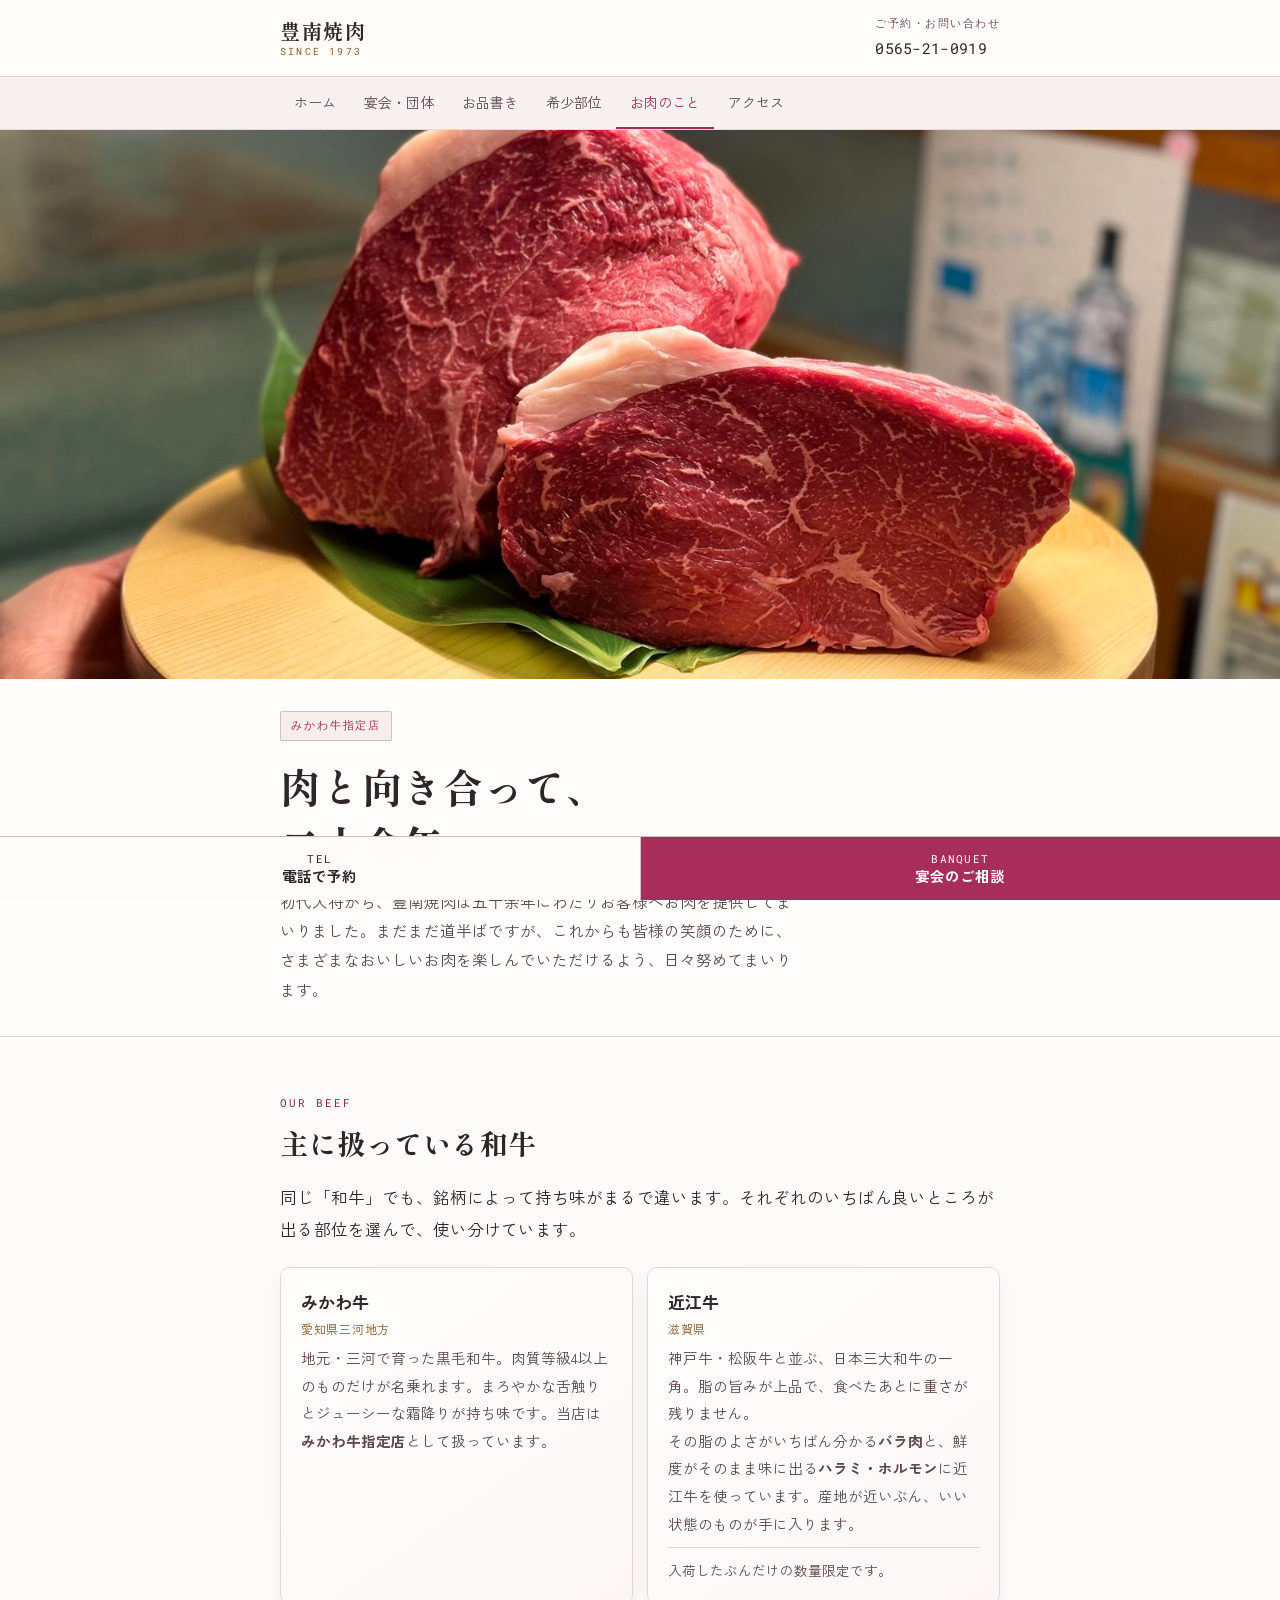
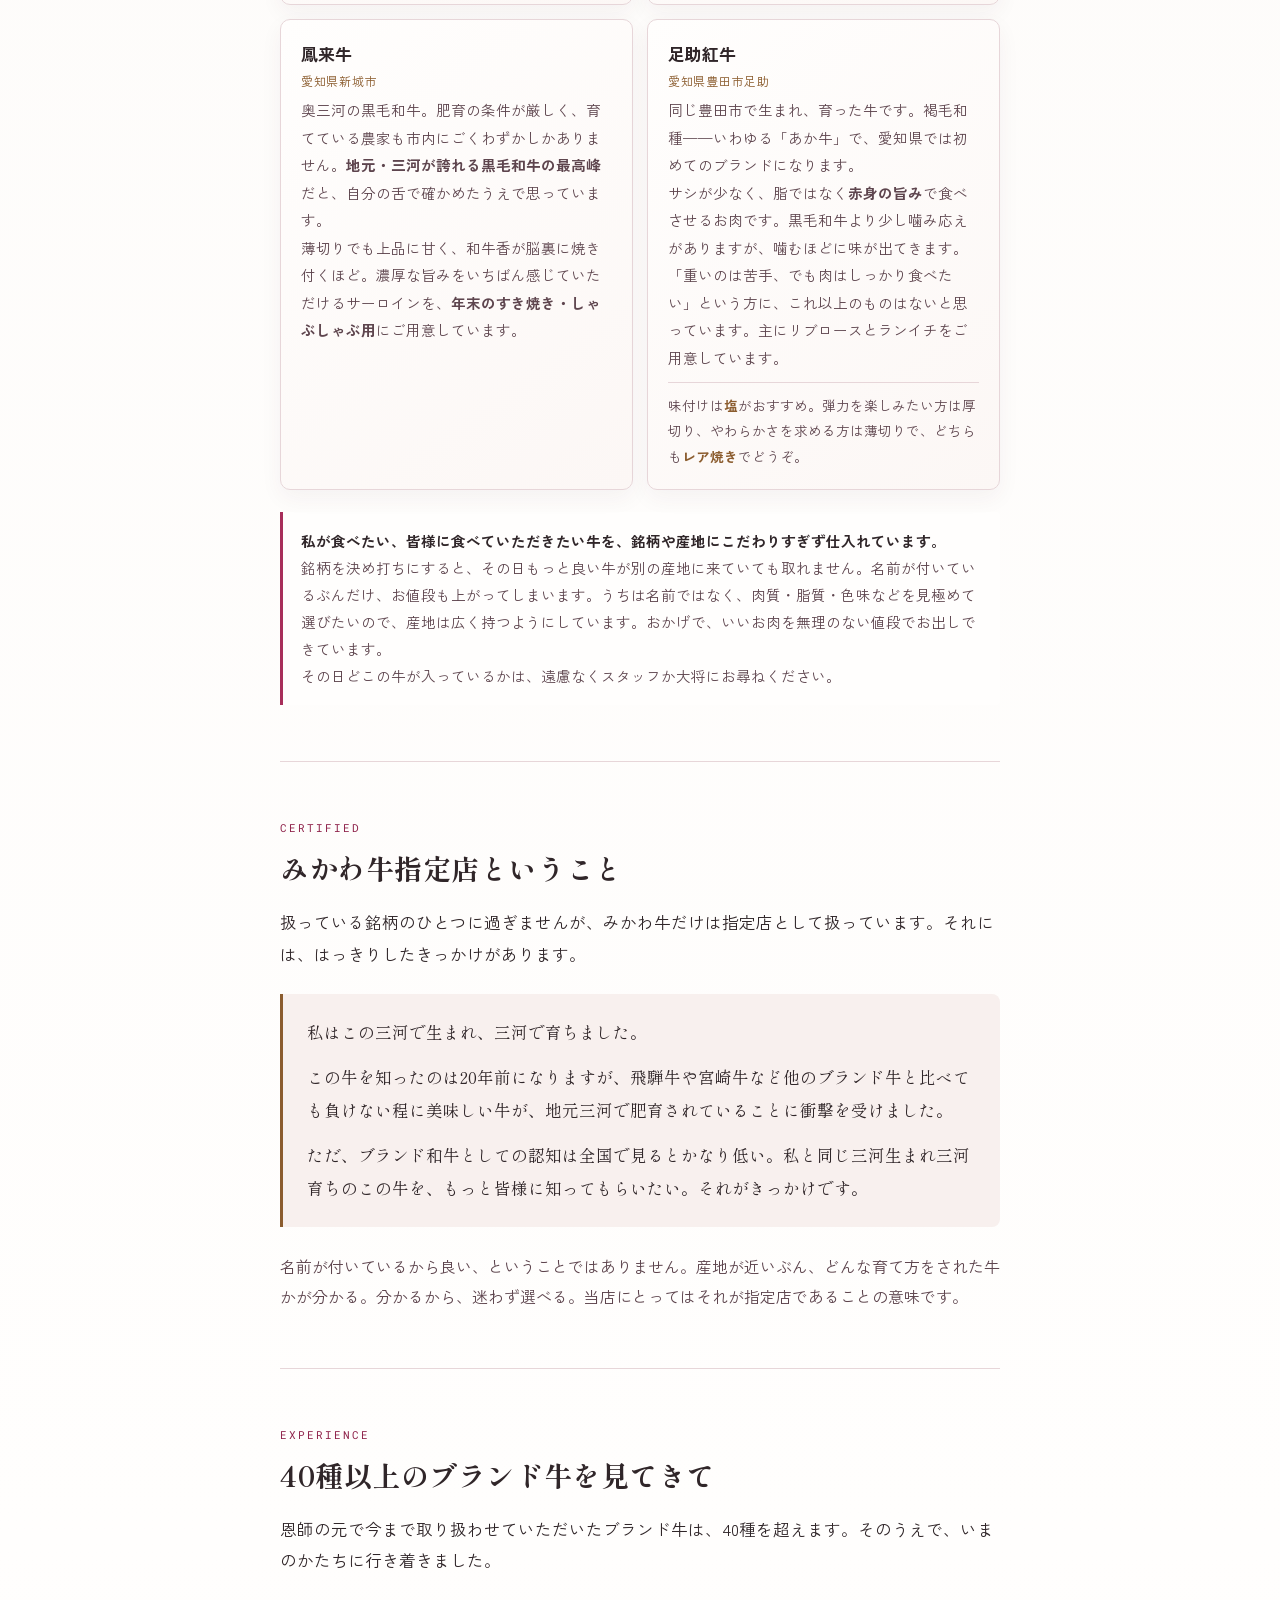
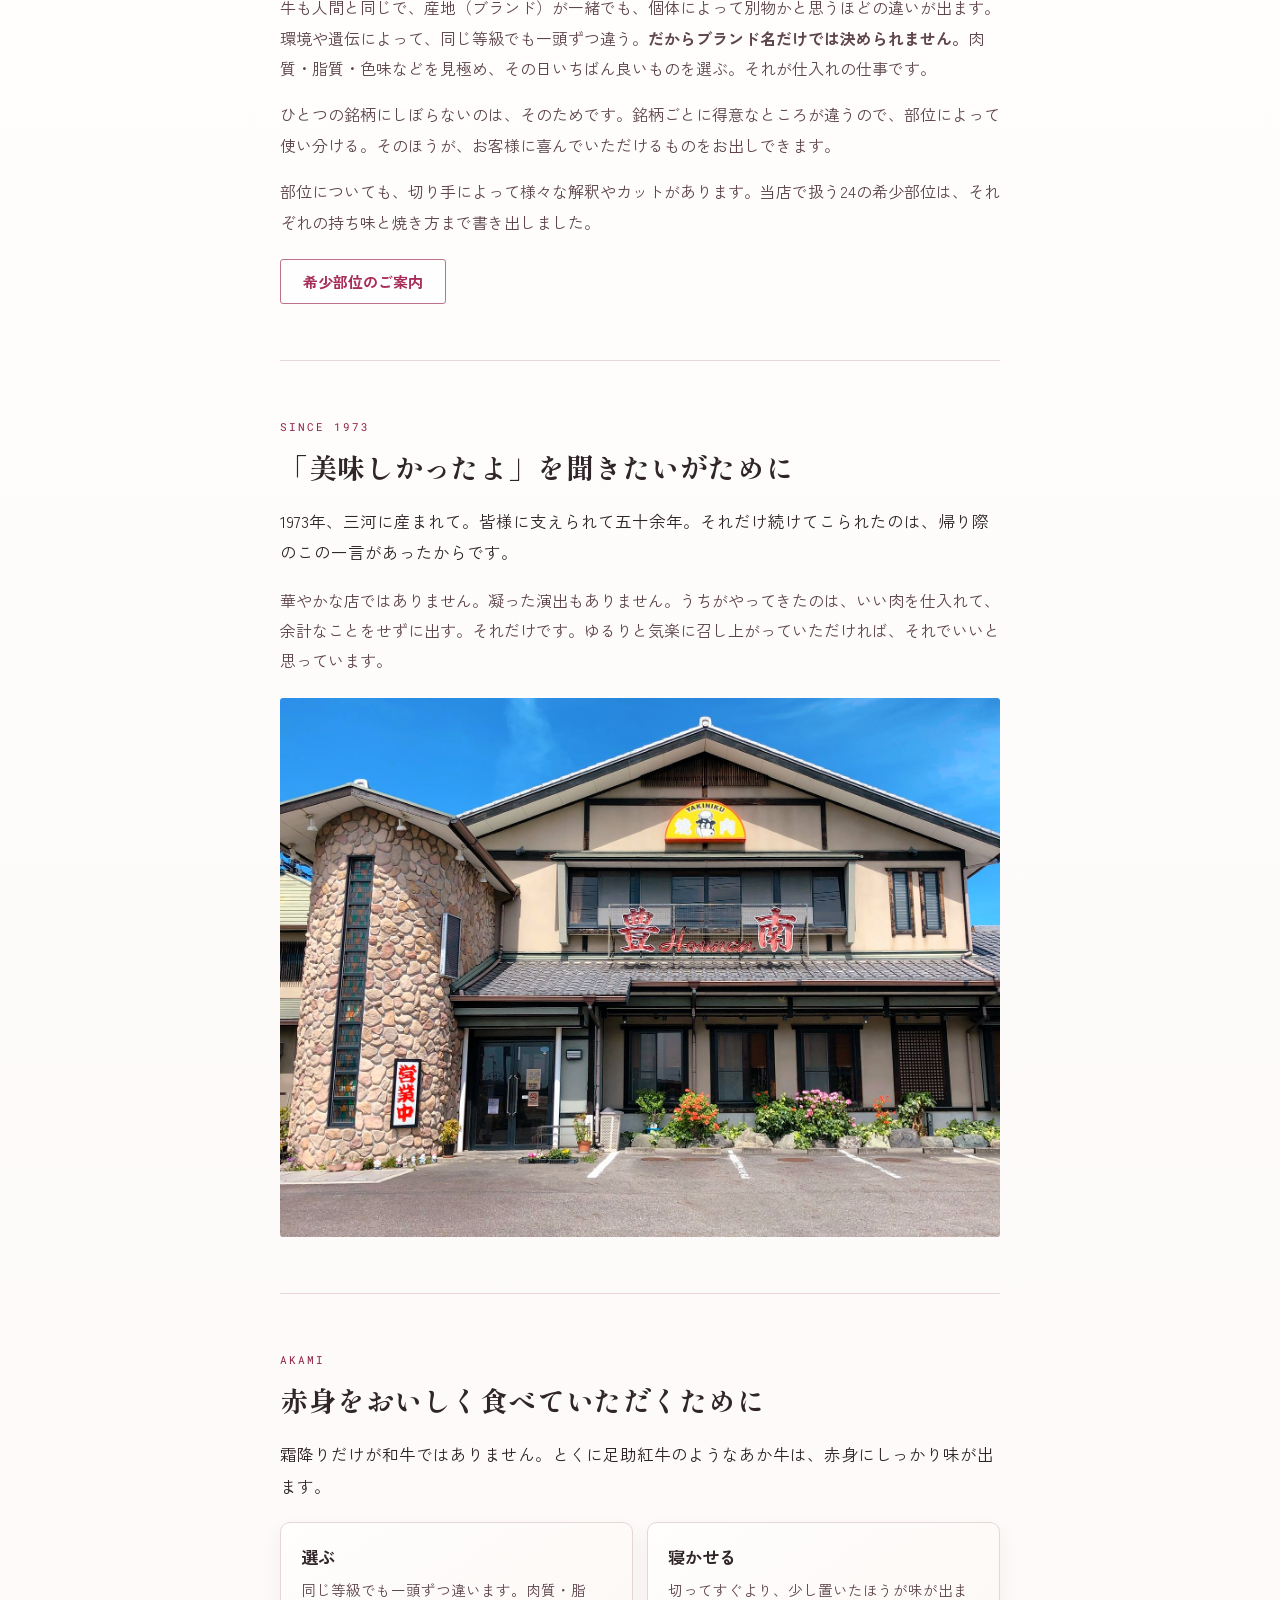
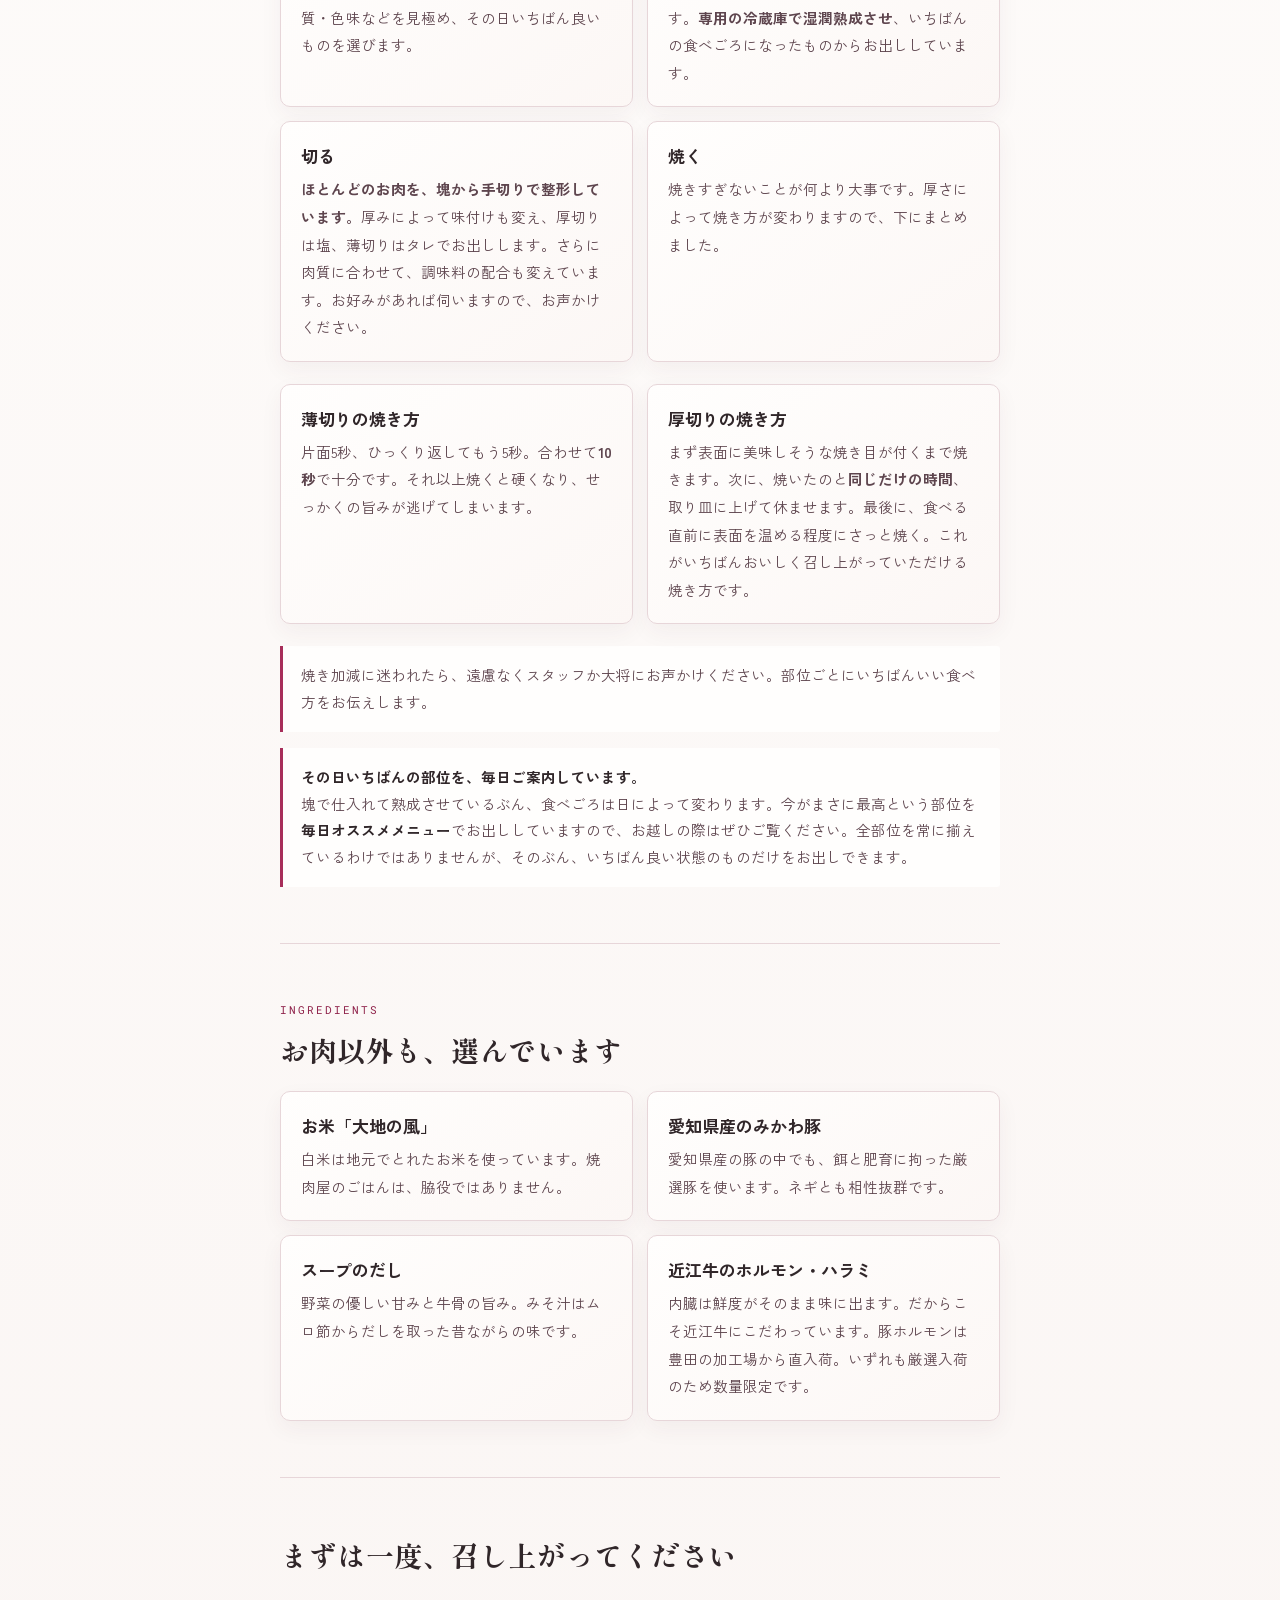
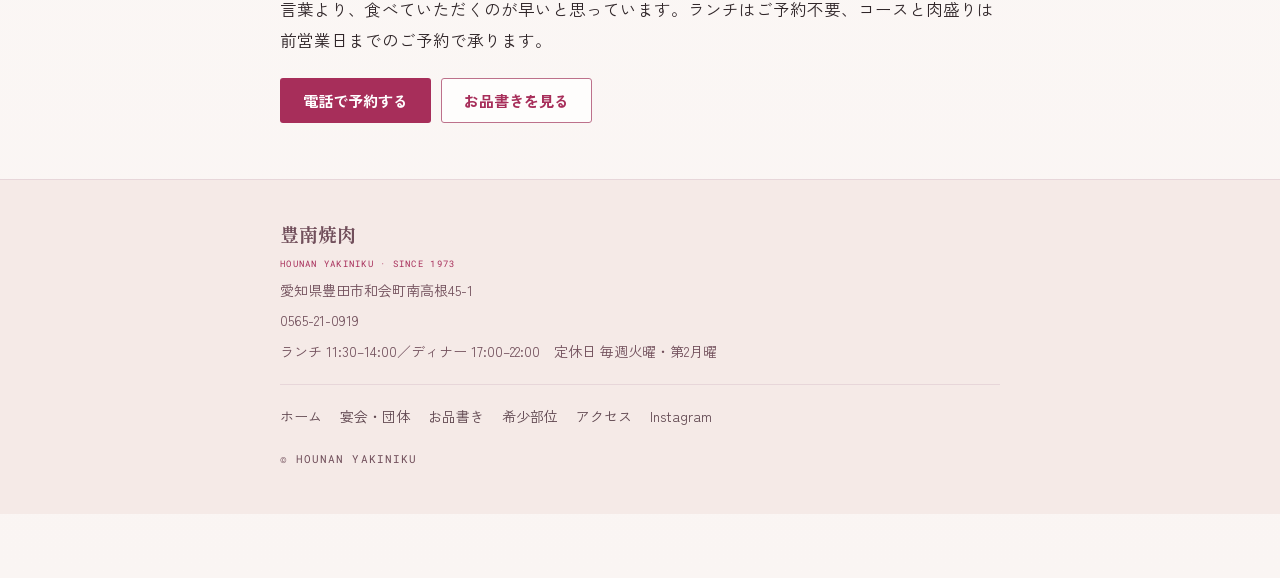
<file: mikawa.html>
<!DOCTYPE html>
<html lang="ja">
<head>
<meta charset="utf-8">
<meta name="viewport" content="width=device-width,initial-scale=1">
<title>お肉のこと｜豊南焼肉（豊田市）</title>
  <link rel="icon" type="image/png" href="/favicon.png">
  <link rel="apple-touch-icon" href="/apple-touch-icon.png">
<meta name="description" content="豊南焼肉が主に扱う和牛は、みかわ牛（指定店）・近江牛・鳳来牛・足助紅牛、そのほかの産地和牛。銘柄をひとつにしぼらず、40種以上のブランド牛を見てきた目で、その日いちばん良い一頭を選んでいます。1973年創業、豊田市和会町の焼肉店。">
<link rel="canonical" href="https://hounan-yakiniku.com/mikawa.html">
<meta property="og:url" content="https://hounan-yakiniku.com/mikawa.html">
<meta property="og:image" content="https://hounan-yakiniku.com/ranpu.jpg">
<meta name="twitter:card" content="summary_large_image">
<meta property="og:site_name" content="豊南焼肉">
<meta property="og:type" content="article">
<meta property="og:title" content="お肉のこと｜豊南焼肉">
<meta property="og:description" content="みかわ牛・近江牛・鳳来牛・足助紅牛。銘柄をしぼらず、肉質・脂質・色味を見極めて選んでいます。">
<link rel="preconnect" href="https://fonts.googleapis.com">
<link rel="preconnect" href="https://fonts.gstatic.com" crossorigin>
<link rel="stylesheet" href="https://fonts.googleapis.com/css2?family=Shippori+Mincho+B1:wght@700&family=Zen+Kaku+Gothic+New:wght@400;500;700&family=Roboto+Mono:wght@400;500&display=swap">
<link rel="stylesheet" href="style.css">
</head>
<body>

<header class="site-head">
  <div class="wrap">
    <a class="logo" href="index.html">豊南焼肉<small>SINCE 1973</small></a>
    <a class="head-tel" href="tel:0565210919"><span>ご予約・お問い合わせ</span>0565-21-0919</a>
  </div>
</header>

<nav class="nav" aria-label="メインメニュー">
  <ul>
    <li><a href="index.html">ホーム</a></li>
    <li><a href="banquet.html">宴会・団体</a></li>
    <li><a href="menu.html">お品書き</a></li>
    <li><a href="parts.html">希少部位</a></li>
    <li><a href="mikawa.html" aria-current="page">お肉のこと</a></li>
    <li><a href="access.html">アクセス</a></li>
  </ul>
</nav>

<main>
  <div class="hero">
    <div class="hero-media">
      <img src="ranpu.jpg" alt="豊南焼肉が仕入れた和牛ランプのブロック。きめの細かい赤身">
    </div>
    <div class="hero-body">
      <span class="hero-badge">みかわ牛指定店</span>
      <h1>肉と向き合って、<br>二十余年。</h1>
      <p>初代大将から、豊南焼肉は五十余年にわたりお客様へお肉を提供してまいりました。まだまだ道半ばですが、これからも皆様の笑顔のために、さまざまなおいしいお肉を楽しんでいただけるよう、日々努めてまいります。</p>
    </div>
  </div>

  <div class="wrap">

    <section class="blk">
      <p class="eyebrow">Our beef</p>
      <h2>主に扱っている和牛</h2>
      <p class="lead">同じ「和牛」でも、銘柄によって持ち味がまるで違います。それぞれのいちばん良いところが出る部位を選んで、使い分けています。</p>
      <div class="cards two" style="margin-top:22px">
        <div class="card">
          <h3>みかわ牛<em>愛知県三河地方</em></h3>
          <p>地元・三河で育った黒毛和牛。肉質等級4以上のものだけが名乗れます。まろやかな舌触りとジューシーな霜降りが持ち味です。当店は<strong>みかわ牛指定店</strong>として扱っています。</p>
        </div>
        <div class="card">
          <h3>近江牛<em>滋賀県</em></h3>
          <p>神戸牛・松阪牛と並ぶ、日本三大和牛の一角。脂の旨みが上品で、食べたあとに重さが残りません。<br>その脂のよさがいちばん分かる<strong>バラ肉</strong>と、鮮度がそのまま味に出る<strong>ハラミ・ホルモン</strong>に近江牛を使っています。産地が近いぶん、いい状態のものが手に入ります。</p>
          <p class="tip">入荷したぶんだけの数量限定です。</p>
        </div>
        <div class="card">
          <h3>鳳来牛<em>愛知県新城市</em></h3>
          <p>奥三河の黒毛和牛。肥育の条件が厳しく、育てている農家も市内にごくわずかしかありません。<strong>地元・三河が誇れる黒毛和牛の最高峰</strong>だと、自分の舌で確かめたうえで思っています。<br>薄切りでも上品に甘く、和牛香が脳裏に焼き付くほど。濃厚な旨みをいちばん感じていただけるサーロインを、<strong>年末のすき焼き・しゃぶしゃぶ用</strong>にご用意しています。</p>
        </div>
        <div class="card">
          <h3>足助紅牛<em>愛知県豊田市足助</em></h3>
          <p>同じ豊田市で生まれ、育った牛です。褐毛和種——いわゆる「あか牛」で、愛知県では初めてのブランドになります。<br>サシが少なく、脂ではなく<strong>赤身の旨み</strong>で食べさせるお肉です。黒毛和牛より少し噛み応えがありますが、噛むほどに味が出てきます。「重いのは苦手、でも肉はしっかり食べたい」という方に、これ以上のものはないと思っています。主にリブロースとランイチをご用意しています。</p>
          <p class="tip">味付けは<strong>塩</strong>がおすすめ。弾力を楽しみたい方は厚切り、やわらかさを求める方は薄切りで、どちらも<strong>レア焼き</strong>でどうぞ。</p>
        </div>
      </div>
      <div class="callout" style="margin-top:22px">
        <strong>私が食べたい、皆様に食べていただきたい牛を、銘柄や産地にこだわりすぎず仕入れています。</strong><br>
        銘柄を決め打ちにすると、その日もっと良い牛が別の産地に来ていても取れません。名前が付いているぶんだけ、お値段も上がってしまいます。うちは名前ではなく、肉質・脂質・色味などを見極めて選びたいので、産地は広く持つようにしています。おかげで、いいお肉を無理のない値段でお出しできています。<br>
        その日どこの牛が入っているかは、遠慮なくスタッフか大将にお尋ねください。
      </div>
    </section>

    <section class="blk">
      <p class="eyebrow">Certified</p>
      <h2>みかわ牛指定店ということ</h2>
      <p class="lead">扱っている銘柄のひとつに過ぎませんが、みかわ牛だけは指定店として扱っています。それには、はっきりしたきっかけがあります。</p>

      <blockquote class="quote">
        <p>私はこの三河で生まれ、三河で育ちました。</p>
        <p>この牛を知ったのは20年前になりますが、飛騨牛や宮崎牛など他のブランド牛と比べても負けない程に美味しい牛が、地元三河で肥育されていることに衝撃を受けました。</p>
        <p>ただ、ブランド和牛としての認知は全国で見るとかなり低い。私と同じ三河生まれ三河育ちのこの牛を、もっと皆様に知ってもらいたい。それがきっかけです。</p>
      </blockquote>

      <p>名前が付いているから良い、ということではありません。産地が近いぶん、どんな育て方をされた牛かが分かる。分かるから、迷わず選べる。当店にとってはそれが指定店であることの意味です。</p>
    </section>

    <section class="blk">
      <p class="eyebrow">Experience</p>
      <h2>40種以上のブランド牛を見てきて</h2>
      <p class="lead">恩師の元で今まで取り扱わせていただいたブランド牛は、40種を超えます。そのうえで、いまのかたちに行き着きました。</p>
      <p>牛も人間と同じで、産地（ブランド）が一緒でも、個体によって別物かと思うほどの違いが出ます。環境や遺伝によって、同じ等級でも一頭ずつ違う。<strong>だからブランド名だけでは決められません。</strong>肉質・脂質・色味などを見極め、その日いちばん良いものを選ぶ。それが仕入れの仕事です。</p>
      <p>ひとつの銘柄にしぼらないのは、そのためです。銘柄ごとに得意なところが違うので、部位によって使い分ける。そのほうが、お客様に喜んでいただけるものをお出しできます。</p>
      <p>部位についても、切り手によって様々な解釈やカットがあります。当店で扱う24の希少部位は、それぞれの持ち味と焼き方まで書き出しました。</p>
      <div class="btn-row">
        <a class="btn btn-ghost" href="parts.html">希少部位のご案内</a>
      </div>
    </section>

    <section class="blk">
      <p class="eyebrow">Since 1973</p>
      <h2>「美味しかったよ」を聞きたいがために</h2>
      <p class="lead">1973年、三河に産まれて。皆様に支えられて五十余年。それだけ続けてこられたのは、帰り際のこの一言があったからです。</p>
      <p>華やかな店ではありません。凝った演出もありません。うちがやってきたのは、いい肉を仕入れて、余計なことをせずに出す。それだけです。ゆるりと気楽に召し上がっていただければ、それでいいと思っています。</p>
      <img src="store.jpg" alt="豊南焼肉の外観。石積みの塔と瓦屋根、「豊南 Hounan」の看板を掲げた創業五十余年の店舗" loading="lazy" style="margin-top:22px;border-radius:3px">
    </section>

    <section class="blk">
      <p class="eyebrow">Akami</p>
      <h2>赤身をおいしく食べていただくために</h2>
      <p class="lead">霜降りだけが和牛ではありません。とくに足助紅牛のようなあか牛は、赤身にしっかり味が出ます。</p>
      <div class="cards two" style="margin-top:20px">
        <div class="card">
          <h3>選ぶ</h3>
          <p>同じ等級でも一頭ずつ違います。肉質・脂質・色味などを見極め、その日いちばん良いものを選びます。</p>
        </div>
        <div class="card">
          <h3>寝かせる</h3>
          <p>切ってすぐより、少し置いたほうが味が出ます。<strong>専用の冷蔵庫で湿潤熟成させ</strong>、いちばんの食べごろになったものからお出ししています。</p>
        </div>
        <div class="card">
          <h3>切る</h3>
          <p><strong>ほとんどのお肉を、塊から手切りで整形しています。</strong>厚みによって味付けも変え、厚切りは塩、薄切りはタレでお出しします。さらに肉質に合わせて、調味料の配合も変えています。お好みがあれば伺いますので、お声かけください。</p>
        </div>
        <div class="card">
          <h3>焼く</h3>
          <p>焼きすぎないことが何より大事です。厚さによって焼き方が変わりますので、下にまとめました。</p>
        </div>
      </div>

      <div class="cards two" style="margin-top:22px">
        <div class="card">
          <h3>薄切りの焼き方</h3>
          <p>片面5秒、ひっくり返してもう5秒。合わせて<strong>10秒</strong>で十分です。それ以上焼くと硬くなり、せっかくの旨みが逃げてしまいます。</p>
        </div>
        <div class="card">
          <h3>厚切りの焼き方</h3>
          <p>まず表面に美味しそうな焼き目が付くまで焼きます。次に、焼いたのと<strong>同じだけの時間</strong>、取り皿に上げて休ませます。最後に、食べる直前に表面を温める程度にさっと焼く。これがいちばんおいしく召し上がっていただける焼き方です。</p>
        </div>
      </div>

      <div class="callout" style="margin-top:22px">
        焼き加減に迷われたら、遠慮なくスタッフか大将にお声かけください。部位ごとにいちばんいい食べ方をお伝えします。
      </div>

      <div class="callout" style="margin-top:16px">
        <strong>その日いちばんの部位を、毎日ご案内しています。</strong><br>
        塊で仕入れて熟成させているぶん、食べごろは日によって変わります。今がまさに最高という部位を<strong>毎日オススメメニュー</strong>でお出ししていますので、お越しの際はぜひご覧ください。全部位を常に揃えているわけではありませんが、そのぶん、いちばん良い状態のものだけをお出しできます。
      </div>
    </section>

    <section class="blk">
      <p class="eyebrow">Ingredients</p>
      <h2>お肉以外も、選んでいます</h2>
      <div class="cards two" style="margin-top:20px">
        <div class="card">
          <h3>お米「大地の風」</h3>
          <p>白米は地元でとれたお米を使っています。焼肉屋のごはんは、脇役ではありません。</p>
        </div>
        <div class="card">
          <h3>愛知県産のみかわ豚</h3>
          <p>愛知県産の豚の中でも、餌と肥育に拘った厳選豚を使います。ネギとも相性抜群です。</p>
        </div>
        <div class="card">
          <h3>スープのだし</h3>
          <p>野菜の優しい甘みと牛骨の旨み。みそ汁はムロ節からだしを取った昔ながらの味です。</p>
        </div>
        <div class="card">
          <h3>近江牛のホルモン・ハラミ</h3>
          <p>内臓は鮮度がそのまま味に出ます。だからこそ近江牛にこだわっています。豚ホルモンは豊田の加工場から直入荷。いずれも厳選入荷のため数量限定です。</p>
        </div>
      </div>
    </section>

    <section class="blk">
      <h2>まずは一度、召し上がってください</h2>
      <p class="lead">言葉より、食べていただくのが早いと思っています。ランチはご予約不要、コースと肉盛りは前営業日までのご予約で承ります。</p>
      <div class="btn-row">
        <a class="btn btn-primary" href="tel:0565210919">電話で予約する</a>
        <a class="btn btn-ghost" href="menu.html">お品書きを見る</a>
      </div>
    </section>

  </div>
</main>

<footer class="site-foot">
  <div class="wrap">
    <p class="fname">豊南焼肉</p>
    <p>愛知県豊田市和会町南高根45-1</p>
    <p>0565-21-0919</p>
    <p>ランチ 11:30–14:00／ディナー 17:00–22:00　定休日 毎週火曜・第2月曜</p>
    <div class="flinks">
      <a href="index.html">ホーム</a>
      <a href="banquet.html">宴会・団体</a>
      <a href="menu.html">お品書き</a>
      <a href="parts.html">希少部位</a>
      <a href="access.html">アクセス</a>
      <a href="https://www.instagram.com/hounan_yakiniku/" rel="noopener">Instagram</a>
    </div>
    <p class="copy">© HOUNAN YAKINIKU</p>
  </div>
</footer>

<div class="resbar">
  <a class="r-tel" href="tel:0565210919"><small>TEL</small>電話で予約</a>
  <a class="r-book" href="banquet.html"><small>BANQUET</small>宴会のご相談</a>
</div>

</body>
</html>
</file>
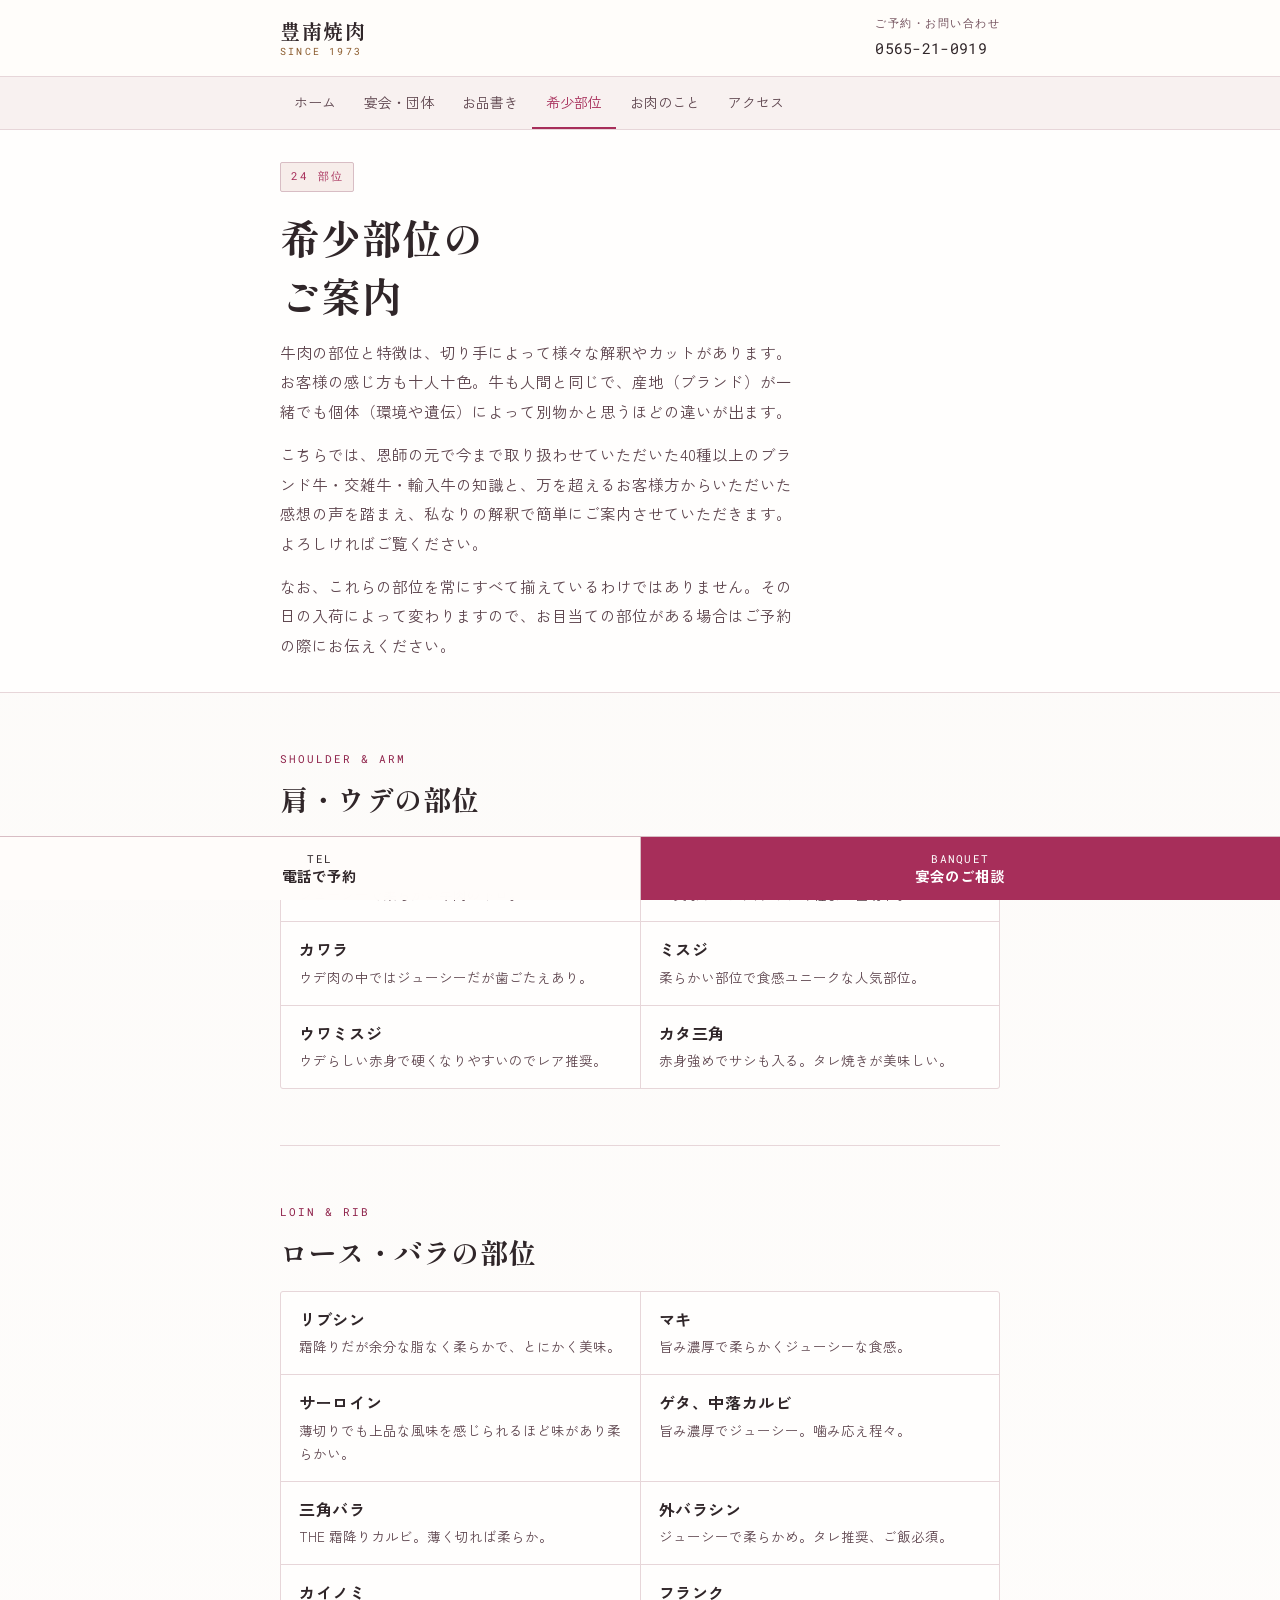
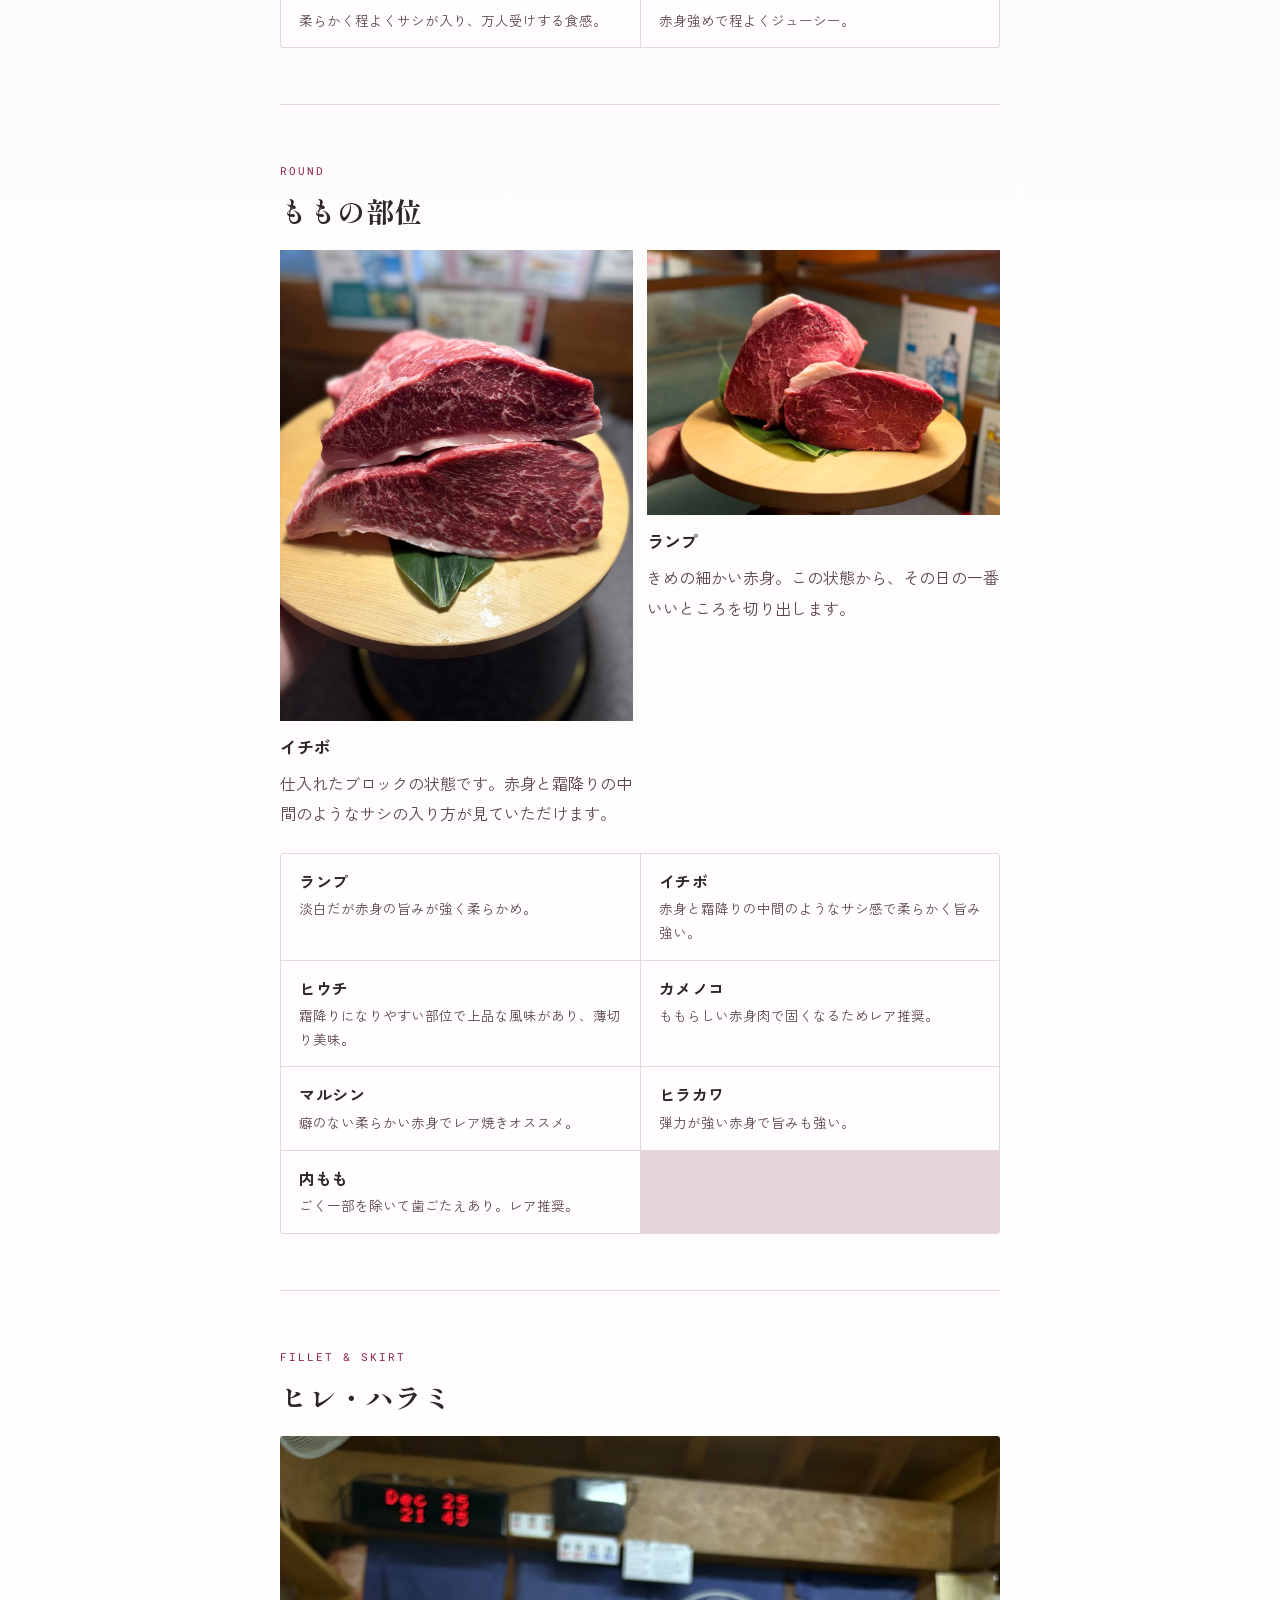
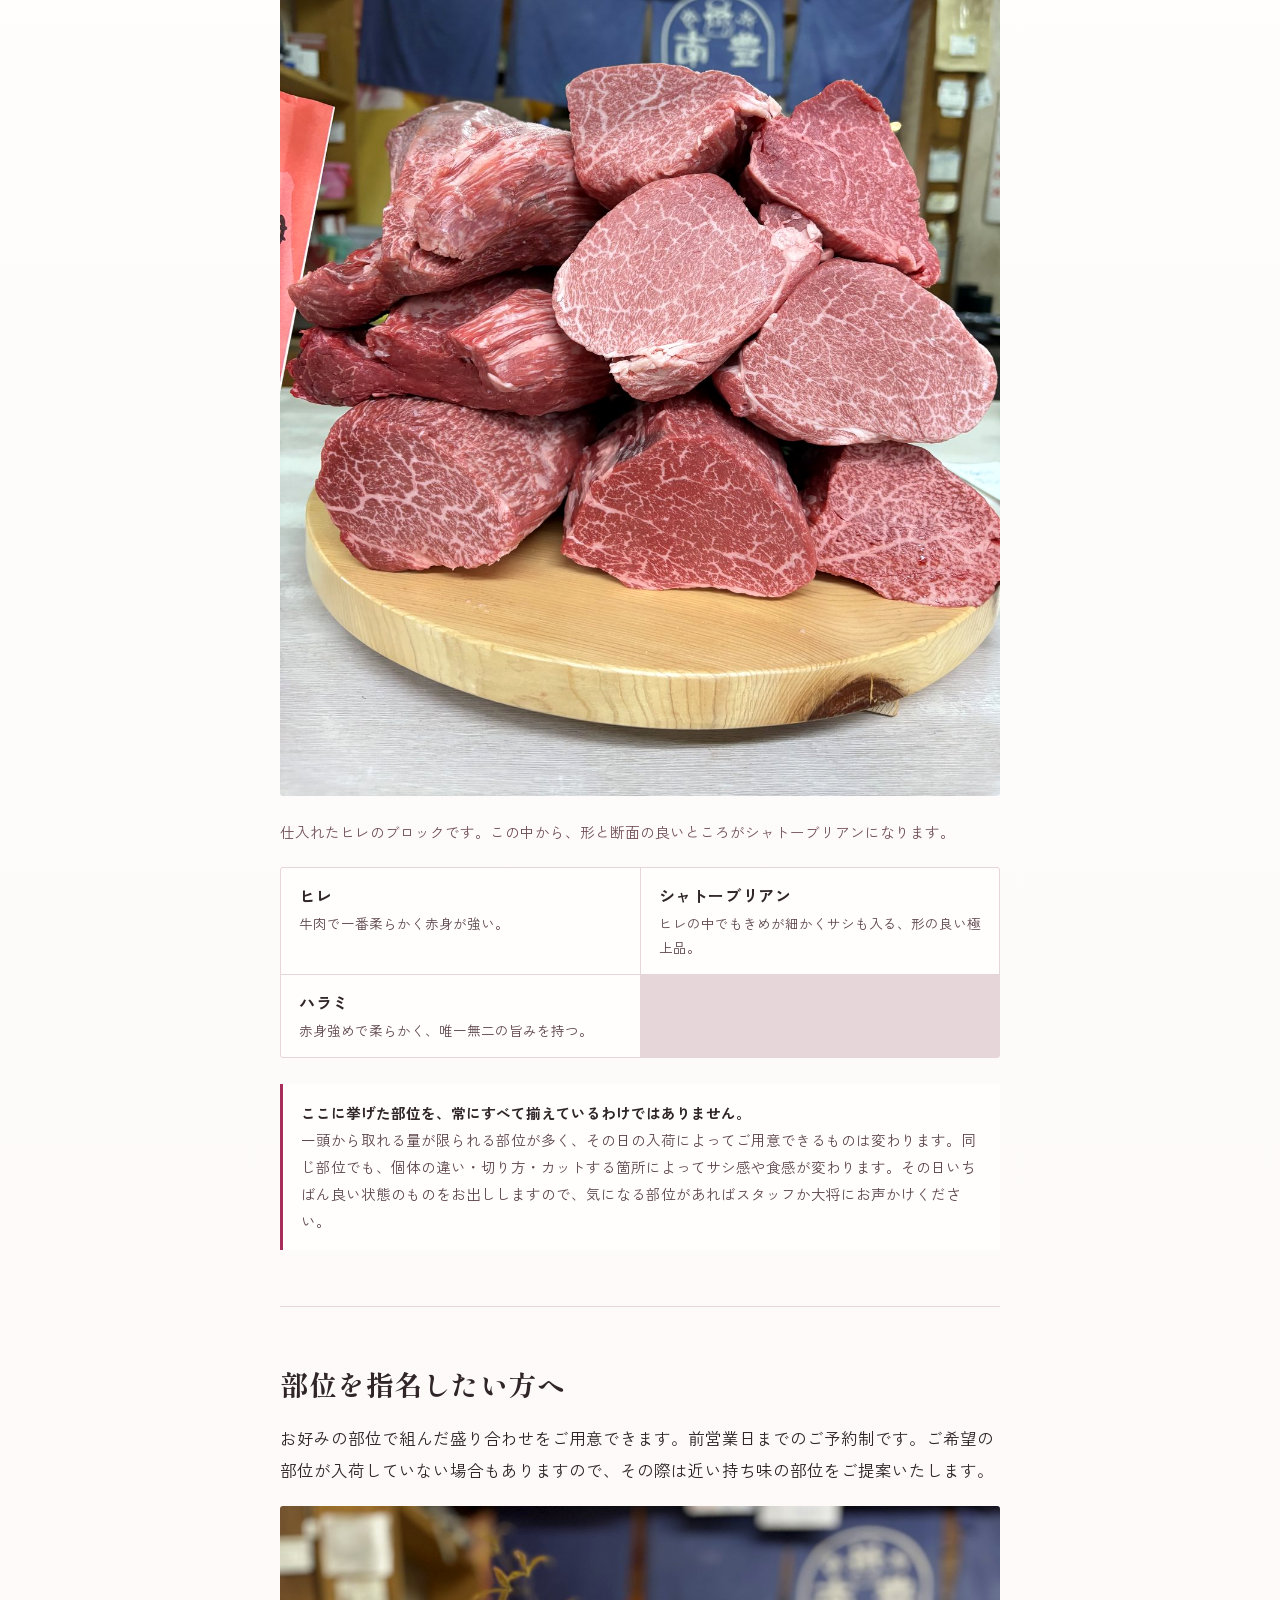
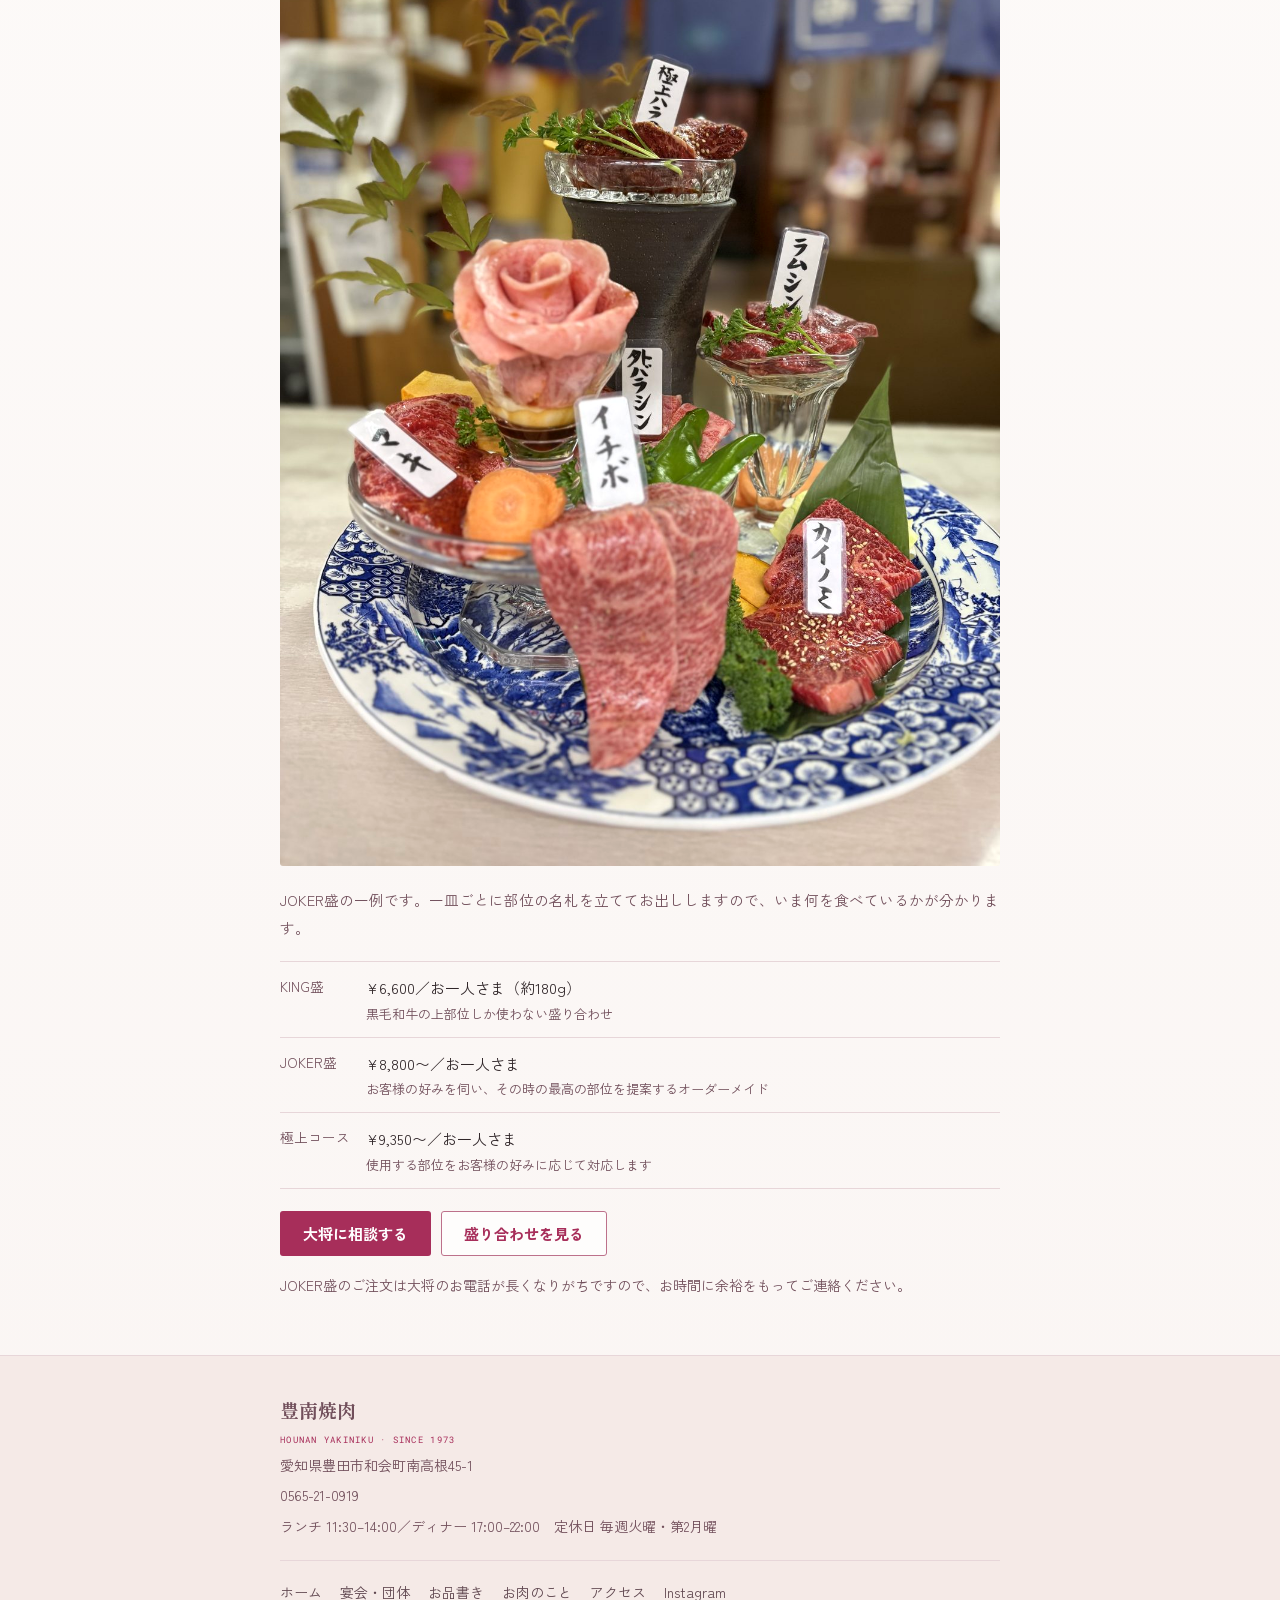
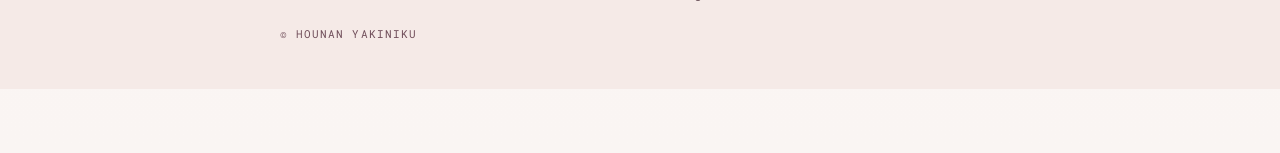
<file: parts.html>
<!DOCTYPE html>
<html lang="ja">
<head>
<meta charset="utf-8">
<meta name="viewport" content="width=device-width,initial-scale=1">
<title>希少部位｜豊南焼肉（豊田市）</title>
  <link rel="icon" type="image/png" href="/favicon.png">
  <link rel="apple-touch-icon" href="/apple-touch-icon.png">
<meta name="description" content="豊田市の焼肉「豊南焼肉」が扱う牛肉の希少部位24種を、大将の言葉で解説。ハネシタ、ミスジ、カイノミ、ヒウチ、シャトーブリアン、三角バラなど。40種以上のブランド牛を扱ってきた経験からの部位案内です。">
<link rel="canonical" href="https://hounan-yakiniku.com/parts.html">
<meta property="og:url" content="https://hounan-yakiniku.com/parts.html">
<meta property="og:image" content="https://hounan-yakiniku.com/joker.jpg">
<meta name="twitter:card" content="summary_large_image">
<meta property="og:site_name" content="豊南焼肉">
<meta property="og:type" content="article">
<meta property="og:title" content="牛肉の希少部位ガイド 24種｜豊南焼肉">
<meta property="og:description" content="ミスジ、カイノミ、ヒウチ、シャトーブリアン…大将の言葉で解説する希少部位案内。">
<link rel="preconnect" href="https://fonts.googleapis.com">
<link rel="preconnect" href="https://fonts.gstatic.com" crossorigin>
<link rel="stylesheet" href="https://fonts.googleapis.com/css2?family=Shippori+Mincho+B1:wght@700&family=Zen+Kaku+Gothic+New:wght@400;500;700&family=Roboto+Mono:wght@400;500&display=swap">
<link rel="stylesheet" href="style.css">
</head>
<body>

<header class="site-head">
  <div class="wrap">
    <a class="logo" href="index.html">豊南焼肉<small>SINCE 1973</small></a>
    <a class="head-tel" href="tel:0565210919"><span>ご予約・お問い合わせ</span>0565-21-0919</a>
  </div>
</header>

<nav class="nav" aria-label="メインメニュー">
  <ul>
    <li><a href="index.html">ホーム</a></li>
    <li><a href="banquet.html">宴会・団体</a></li>
    <li><a href="menu.html">お品書き</a></li>
    <li><a href="parts.html" aria-current="page">希少部位</a></li>
    <li><a href="mikawa.html">お肉のこと</a></li>
    <li><a href="access.html">アクセス</a></li>
  </ul>
</nav>

<main>
  <div class="hero">
    <div class="hero-body">
      <span class="hero-badge">24 部位</span>
      <h1>希少部位の<br>ご案内</h1>
      <p>牛肉の部位と特徴は、切り手によって様々な解釈やカットがあります。お客様の感じ方も十人十色。牛も人間と同じで、産地（ブランド）が一緒でも個体（環境や遺伝）によって別物かと思うほどの違いが出ます。</p>
      <p style="margin-top:14px">こちらでは、恩師の元で今まで取り扱わせていただいた40種以上のブランド牛・交雑牛・輸入牛の知識と、万を超えるお客様方からいただいた感想の声を踏まえ、私なりの解釈で簡単にご案内させていただきます。よろしければご覧ください。</p>
      <p style="margin-top:14px">なお、これらの部位を常にすべて揃えているわけではありません。その日の入荷によって変わりますので、お目当ての部位がある場合はご予約の際にお伝えください。</p>
    </div>
  </div>

  <div class="wrap">

    <section class="blk">
      <p class="eyebrow">Shoulder &amp; Arm</p>
      <h2>肩・ウデの部位</h2>
      <div class="parts">
        <div class="part"><h3>ハネシタ、ザブトン</h3><p>ジューシーで柔らかい牛肉のトロ。</p></div>
        <div class="part"><h3>カブリ</h3><p>上質なサシが入りやすく程よい歯切れ。</p></div>
        <div class="part"><h3>カワラ</h3><p>ウデ肉の中ではジューシーだが歯ごたえあり。</p></div>
        <div class="part"><h3>ミスジ</h3><p>柔らかい部位で食感ユニークな人気部位。</p></div>
        <div class="part"><h3>ウワミスジ</h3><p>ウデらしい赤身で硬くなりやすいのでレア推奨。</p></div>
        <div class="part"><h3>カタ三角</h3><p>赤身強めでサシも入る。タレ焼きが美味しい。</p></div>
      </div>
    </section>

    <section class="blk">
      <p class="eyebrow">Loin &amp; Rib</p>
      <h2>ロース・バラの部位</h2>
      <div class="parts">
        <div class="part"><h3>リブシン</h3><p>霜降りだが余分な脂なく柔らかで、とにかく美味。</p></div>
        <div class="part"><h3>マキ</h3><p>旨み濃厚で柔らかくジューシーな食感。</p></div>
        <div class="part"><h3>サーロイン</h3><p>薄切りでも上品な風味を感じられるほど味があり柔らかい。</p></div>
        <div class="part"><h3>ゲタ、中落カルビ</h3><p>旨み濃厚でジューシー。噛み応え程々。</p></div>
        <div class="part"><h3>三角バラ</h3><p>THE 霜降りカルビ。薄く切れば柔らか。</p></div>
        <div class="part"><h3>外バラシン</h3><p>ジューシーで柔らかめ。タレ推奨、ご飯必須。</p></div>
        <div class="part"><h3>カイノミ</h3><p>柔らかく程よくサシが入り、万人受けする食感。</p></div>
        <div class="part"><h3>フランク</h3><p>赤身強めで程よくジューシー。</p></div>
      </div>
    </section>

    <section class="blk">
      <p class="eyebrow">Round</p>
      <h2>ももの部位</h2>
      <div class="cards two" style="margin-bottom:24px">
        <div>
          <img src="ichibo.jpg" alt="豊南焼肉が仕入れた和牛イチボのブロック。赤身と霜降りの中間のサシ感" loading="lazy">
          <h3 style="margin-top:12px">イチボ</h3>
          <p>仕入れたブロックの状態です。赤身と霜降りの中間のようなサシの入り方が見ていただけます。</p>
        </div>
        <div>
          <img src="ranpu.jpg" alt="豊南焼肉が仕入れた和牛ランプのブロック。きめの細かい赤身" loading="lazy">
          <h3 style="margin-top:12px">ランプ</h3>
          <p>きめの細かい赤身。この状態から、その日の一番いいところを切り出します。</p>
        </div>
      </div>
      <div class="parts">
        <div class="part"><h3>ランプ</h3><p>淡白だが赤身の旨みが強く柔らかめ。</p></div>
        <div class="part"><h3>イチボ</h3><p>赤身と霜降りの中間のようなサシ感で柔らかく旨み強い。</p></div>
        <div class="part"><h3>ヒウチ</h3><p>霜降りになりやすい部位で上品な風味があり、薄切り美味。</p></div>
        <div class="part"><h3>カメノコ</h3><p>ももらしい赤身肉で固くなるためレア推奨。</p></div>
        <div class="part"><h3>マルシン</h3><p>癖のない柔らかい赤身でレア焼きオススメ。</p></div>
        <div class="part"><h3>ヒラカワ</h3><p>弾力が強い赤身で旨みも強い。</p></div>
        <div class="part"><h3>内もも</h3><p>ごく一部を除いて歯ごたえあり。レア推奨。</p></div>
      </div>
    </section>

    <section class="blk">
      <p class="eyebrow">Fillet &amp; Skirt</p>
      <h2>ヒレ・ハラミ</h2>
      <img src="hire.jpg" alt="豊南焼肉が仕入れた和牛ヒレのブロック。きめの細かい断面" loading="lazy" style="margin-bottom:22px;border-radius:3px">
      <p style="margin-bottom:22px;font-size:14.5px;color:var(--kinari-3)">仕入れたヒレのブロックです。この中から、形と断面の良いところがシャトーブリアンになります。</p>
      <div class="parts">
        <div class="part"><h3>ヒレ</h3><p>牛肉で一番柔らかく赤身が強い。</p></div>
        <div class="part"><h3>シャトーブリアン</h3><p>ヒレの中でもきめが細かくサシも入る、形の良い極上品。</p></div>
        <div class="part"><h3>ハラミ</h3><p>赤身強めで柔らかく、唯一無二の旨みを持つ。</p></div>
      </div>
      <div class="callout" style="margin-top:26px">
        <strong>ここに挙げた部位を、常にすべて揃えているわけではありません。</strong><br>
        一頭から取れる量が限られる部位が多く、その日の入荷によってご用意できるものは変わります。同じ部位でも、個体の違い・切り方・カットする箇所によってサシ感や食感が変わります。その日いちばん良い状態のものをお出ししますので、気になる部位があればスタッフか大将にお声かけください。
      </div>
    </section>

    <section class="blk">
      <h2>部位を指名したい方へ</h2>
      <p class="lead">お好みの部位で組んだ盛り合わせをご用意できます。前営業日までのご予約制です。ご希望の部位が入荷していない場合もありますので、その際は近い持ち味の部位をご提案いたします。</p>
      <img src="joker.jpg" alt="豊南焼肉のJOKER盛。極上ハラミ、ラムシン、外バラシン、イチボ、カイノミの名札を立てた和牛の盛り合わせ" loading="lazy" style="margin:20px 0;border-radius:3px">
      <p style="margin-bottom:20px;font-size:14.5px;color:var(--kinari-3)">JOKER盛の一例です。一皿ごとに部位の名札を立ててお出ししますので、いま何を食べているかが分かります。</p>
      <dl class="info">
        <dt>KING盛</dt><dd>¥6,600／お一人さま（約180g）<small>黒毛和牛の上部位しか使わない盛り合わせ</small></dd>
        <dt>JOKER盛</dt><dd>¥8,800〜／お一人さま<small>お客様の好みを伺い、その時の最高の部位を提案するオーダーメイド</small></dd>
        <dt>極上コース</dt><dd>¥9,350〜／お一人さま<small>使用する部位をお客様の好みに応じて対応します</small></dd>
      </dl>
      <div class="btn-row">
        <a class="btn btn-primary" href="tel:0565210919">大将に相談する</a>
        <a class="btn btn-ghost" href="menu.html#moriawase">盛り合わせを見る</a>
      </div>
      <p style="margin-top:16px;font-size:14px;color:var(--kinari-3)">JOKER盛のご注文は大将のお電話が長くなりがちですので、お時間に余裕をもってご連絡ください。</p>
    </section>

  </div>
</main>

<footer class="site-foot">
  <div class="wrap">
    <p class="fname">豊南焼肉</p>
    <p>愛知県豊田市和会町南高根45-1</p>
    <p>0565-21-0919</p>
    <p>ランチ 11:30–14:00／ディナー 17:00–22:00　定休日 毎週火曜・第2月曜</p>
    <div class="flinks">
      <a href="index.html">ホーム</a>
      <a href="banquet.html">宴会・団体</a>
      <a href="menu.html">お品書き</a>
      <a href="mikawa.html">お肉のこと</a>
      <a href="access.html">アクセス</a>
      <a href="https://www.instagram.com/hounan_yakiniku/" rel="noopener">Instagram</a>
    </div>
    <p class="copy">© HOUNAN YAKINIKU</p>
  </div>
</footer>

<div class="resbar">
  <a class="r-tel" href="tel:0565210919"><small>TEL</small>電話で予約</a>
  <a class="r-book" href="banquet.html"><small>BANQUET</small>宴会のご相談</a>
</div>

</body>
</html>
</file>
<file: style.css>
/* ================================================================
   豊南焼肉 公式サイト  共通スタイル
   色・文字サイズを変えたいときはこのファイルの :root を触る
   ================================================================ */

:root{
  --sumi:      #FCFAF8;  /* 背景：温かい生成り */
  --sumi-2:    #FFFEFD;  /* カード面 */
  --sumi-3:    #F7EDEA;  /* 控えめな桜ベージュ */
  --kinari:    #302629;  /* 本文の文字 */
  --kinari-2:  #5E454E;  /* 弱い文字 */
  --kinari-3:  #714F5B;  /* さらに弱い文字 */
  --hi:        #A72E5A;  /* 主役のローズ */
  --hi-2:      #8F234B;  /* 補助にも読めるローズ */
  --kin:       #8B5C2E;  /* 記念日・銘柄のアクセント */
  --line:      #E7D6D9;
  --line-2:    #D8BDC4;

  --serif:"Shippori Mincho B1","Hiragino Mincho ProN","Yu Mincho",serif;
  --sans:"Zen Kaku Gothic New","Hiragino Sans","Yu Gothic",system-ui,sans-serif;
  --mono:"Roboto Mono",ui-monospace,Menlo,monospace;

  --pad:20px;
  --max:760px;
  --bar:64px; /* 下部予約バーの高さ */
}

*{box-sizing:border-box}
html{-webkit-text-size-adjust:100%}
body{
  margin:0;
  background:linear-gradient(180deg,#FCFAF8 0%,#FFFEFD 45%,#FAF5F3 100%);
  color:var(--kinari);
  font-family:var(--sans);
  font-size:16px;
  line-height:1.9;
  padding-bottom:calc(var(--bar) + env(safe-area-inset-bottom));
  -webkit-font-smoothing:antialiased;
}
img{max-width:100%;height:auto;display:block}
main img{filter:saturate(1.08) contrast(1.02)}
a{color:var(--hi)}
main p a{text-decoration-thickness:1px;text-underline-offset:.18em}

.wrap{max-width:var(--max);margin:0 auto;padding:0 var(--pad)}

/* ---------------- ヘッダー ---------------- */
.site-head{
  border-bottom:1px solid var(--line);
  background:rgba(255,253,250,.95);
  backdrop-filter:blur(14px) saturate(130%);
  position:relative;z-index:5;
}
.site-head .wrap{
  display:flex;align-items:center;justify-content:space-between;
  gap:12px;padding-top:14px;padding-bottom:14px;
}
.logo{
  font-family:var(--serif);font-weight:700;font-size:20px;
  letter-spacing:.08em;color:var(--kinari);text-decoration:none;line-height:1.2;
}
.logo small{
  display:block;font-family:var(--mono);font-size:10px;
  letter-spacing:.22em;color:var(--kin);font-weight:400;margin-top:3px;
}
.head-tel{
  font-family:var(--mono);font-size:15px;color:var(--kinari);
  text-decoration:none;white-space:nowrap;letter-spacing:.02em;
}
.head-tel span{display:block;font-size:10.5px;letter-spacing:.14em;color:var(--kinari-3);text-align:right}

/* ---------------- ナビ ---------------- */
.nav{border-bottom:1px solid var(--line);background:#F8F1F0}
.nav ul{
  list-style:none;margin:0;padding:0 var(--pad);
  max-width:var(--max);margin:0 auto;
  display:flex;gap:0;overflow-x:auto;-webkit-overflow-scrolling:touch;
  scrollbar-width:none;
}
.nav ul::-webkit-scrollbar{display:none}
.nav a{
  display:block;padding:12px 14px 11px;white-space:nowrap;
  font-size:14px;color:var(--kinari-2);text-decoration:none;
  border-bottom:2px solid transparent;
}
.nav a:hover{color:var(--hi)}
.nav a[aria-current="page"]{color:var(--hi);border-bottom-color:var(--hi)}

/* ---------------- ヒーロー ---------------- */
.hero{
  position:relative;
  border-bottom:1px solid var(--line);
  background:var(--sumi-2);
}
.hero-media{
  position:relative;aspect-ratio:4/3;overflow:hidden;background:var(--sumi-3);
}
.hero-media img{width:100%;height:100%;object-fit:cover}
.hero-body{padding:28px var(--pad) 32px;max-width:var(--max);margin:0 auto}

/* 写真の上に文言を重ねるヒーロー（トップ・アクセス） */
.hero-cover{
  position:relative;overflow:hidden;isolation:isolate;
  min-height:clamp(440px,78vh,720px);
  display:flex;align-items:flex-end;
  background:#D8C7BD;
}
.hero-cover>img{
  position:absolute;inset:0;width:100%;height:100%;
  object-fit:cover;object-position:center 42%;z-index:0;
  filter:saturate(1.14) contrast(1.04) brightness(1.04);
}
/* 下から立ち上がる暗幕。文字を読ませるためのもの */
.hero-cover::before{
  content:"";position:absolute;inset:0;z-index:1;pointer-events:none;
  background:linear-gradient(to top,
    rgba(66,48,38,.30) 0%,
    rgba(88,65,50,.16) 30%,
    rgba(88,65,50,.04) 62%,
    rgba(88,65,50,0) 100%);
}
/* 文字が乗る帯だけ、うっすらぼかす（文字そのものはぼかさない） */
.hero-cover::after{
  content:"";position:absolute;left:0;right:0;bottom:0;height:38%;
  z-index:1;pointer-events:none;
  -webkit-backdrop-filter:blur(2px);backdrop-filter:blur(2px);
  -webkit-mask-image:linear-gradient(to top,#000 52%,transparent 100%);
  mask-image:linear-gradient(to top,#000 52%,transparent 100%);
}
.hero-cover .hero-body{
  position:relative;z-index:2;width:min(560px,calc(100% - (var(--pad) * 2)));
  max-width:560px;margin:0 0 0 max(var(--pad),calc((100% - var(--max))/2));
  padding:36px var(--pad) 40px;
  background:rgba(255,252,248,.92);
  border:1px solid rgba(255,255,255,.88);border-radius:16px 16px 0 0;
  box-shadow:0 12px 34px rgba(56,39,30,.18);
  text-shadow:none;
}
.hero-cover h1{color:#302521;text-shadow:none}
.hero-cover p{color:#513F37;text-shadow:none}
.hero-cover .btn-row{margin-top:22px}
.hero-badge{
  display:inline-block;font-family:var(--mono);font-size:10.5px;
  letter-spacing:.18em;color:#fff4db;border:1px solid rgba(255,244,219,.75);
  padding:4px 10px;border-radius:2px;margin-bottom:16px;
}
.hero:not(.hero-cover) .hero-badge{
  color:var(--hi);border-color:var(--line-2);background:var(--sumi-3);
}
.hero-cover .hero-badge{color:#9B3157;border-color:#E9BBCB;background:#FFF1F5}
.hero h1{
  font-family:var(--serif);font-weight:700;
  font-size:clamp(27px,7.5vw,40px);line-height:1.45;
  margin:0 0 14px;text-wrap:balance;letter-spacing:.02em;
}
.hero p{margin:0;color:var(--kinari-2);font-size:15.5px;max-width:34em}

/* ---------------- 見出し・本文 ---------------- */
main{display:block}
section.blk{padding:44px 0;border-bottom:1px solid var(--line)}
section.blk:last-of-type{border-bottom:0}
.eyebrow{
  font-family:var(--mono);font-size:11px;letter-spacing:.18em;
  color:var(--hi-2);text-transform:uppercase;margin:0 0 8px;
}
h2{
  font-family:var(--serif);font-weight:700;
  font-size:clamp(21px,5vw,28px);line-height:1.5;
  margin:0 0 18px;text-wrap:balance;letter-spacing:.02em;
}
h3{
  font-family:var(--sans);font-weight:700;font-size:17px;
  line-height:1.6;margin:0 0 8px;
}
p{margin:0 0 16px;color:var(--kinari-2)}
p.lead{color:var(--kinari);font-size:16.5px}
p:last-child{margin-bottom:0}

/* ---------------- ボタン ---------------- */
.btn{
  display:inline-flex;align-items:center;justify-content:center;gap:8px;
  padding:14px 22px;border-radius:3px;text-decoration:none;
  font-weight:700;font-size:15px;line-height:1;border:1px solid transparent;
}
.btn-primary{background:var(--hi);color:#fff}
.btn-primary:hover{background:#8F234B}
.btn-ghost{border-color:#BD718B;color:var(--hi);background:rgba(255,255,255,.76)}
.btn-ghost:hover{border-color:var(--hi);background:#F9EEF1}
.hero-cover .btn-ghost{background:#fff;border-color:#D6B8AA;color:#6B4037}
.hero-cover .btn-ghost:hover{background:#F8F0EB;border-color:#B98E7D;color:#51332C}
.btn-row{display:flex;flex-wrap:wrap;gap:10px;margin-top:22px}

/* ---------------- 予約バー（全ページ固定） ---------------- */
.resbar{
  position:fixed;left:0;right:0;bottom:0;z-index:50;
  height:calc(var(--bar) + env(safe-area-inset-bottom));
  background:rgba(255,252,250,.98);
  border-top:1px solid var(--line-2);
  backdrop-filter:saturate(140%) blur(8px);
  display:flex;align-items:stretch;
  padding-bottom:env(safe-area-inset-bottom);
}
.resbar a{
  flex:1;display:flex;flex-direction:column;align-items:center;justify-content:center;
  gap:2px;text-decoration:none;font-weight:700;font-size:14.5px;line-height:1.2;
}
.resbar .r-tel{color:var(--kinari);border-right:1px solid var(--line-2)}
.resbar .r-book{background:var(--hi);color:#fff}
.resbar small{font-family:var(--mono);font-size:10.5px;letter-spacing:.12em;font-weight:400;opacity:1}

/* ---------------- カード・リスト ---------------- */
.cards{display:grid;gap:14px}
.card{
  background:linear-gradient(145deg,#FFFEFD 0%,#FCF7F5 100%);border:1px solid var(--line);
  border-radius:10px;padding:20px;
  box-shadow:0 8px 22px rgba(74,44,51,.05);
}
.card h3{margin-bottom:6px}
.card p{font-size:14.5px;margin-bottom:0}
/* カード見出しに添える産地名など */
/* カード内のおすすめ・補足の一行 */
.card p.tip{
  margin-top:10px;padding-top:10px;border-top:1px solid var(--line);
  font-size:13.5px;color:var(--kinari-2);
}
.card p.tip strong{color:var(--kin)}
.card h3 em{
  display:block;font-style:normal;font-weight:400;
  font-family:var(--sans);font-size:12px;letter-spacing:.06em;
  color:var(--kin);margin-top:4px;
}

/* 情報の定義リスト */
dl.info{
  margin:0;display:grid;grid-template-columns:auto 1fr;
  gap:0;border-top:1px solid var(--line);
}
dl.info dt{
  padding:12px 16px 12px 0;border-bottom:1px solid var(--line);
  font-size:13.5px;color:var(--kinari-3);white-space:nowrap;
}
dl.info dd{
  margin:0;padding:12px 0;border-bottom:1px solid var(--line);
  font-size:15px;color:var(--kinari);
}
dl.info dd small{display:block;color:var(--kinari-3);font-size:13px;line-height:1.7}

/* お品書き */
.menu-list{list-style:none;margin:0;padding:0}
.menu-list li{
  display:flex;align-items:baseline;gap:10px;
  padding:11px 0;border-bottom:1px dotted var(--line-2);
}
.menu-list .nm{flex:1 1 auto}
.menu-list .nm em{
  display:block;font-style:normal;font-size:13px;color:var(--kinari-3);line-height:1.6;
}
.menu-list .pr{
  font-family:var(--mono);font-size:15px;color:var(--kinari);
  font-variant-numeric:tabular-nums;white-space:nowrap;
}

/* 宴会プラン */
.plan{
  background:linear-gradient(145deg,#FFFEFD 0%,#FCF7F5 100%);border:1px solid var(--line);border-radius:10px;
  padding:20px;display:grid;gap:10px;
}
.plan .ppl{
  font-family:var(--mono);font-size:11px;letter-spacing:.14em;color:var(--hi-2);
}
.plan .price{
  font-family:var(--mono);font-size:26px;color:var(--kinari);
  font-variant-numeric:tabular-nums;line-height:1;
}
.plan .price span{font-size:13px;color:var(--kinari-3);margin-left:4px}
.plan ul{margin:0;padding-left:1.1em;color:var(--kinari-2);font-size:14.5px}

.plan p{font-size:14.5px;color:var(--kinari-2);margin:0}
.plan p small{display:block;margin-top:8px;color:var(--kinari-3);font-size:13px;line-height:1.75}

/* 注意書きの箇条書き */
ul.rules{
  margin:18px 0 0;padding:0;list-style:none;
  display:flex;flex-direction:column;gap:6px;
}
ul.rules li{
  padding-left:18px;position:relative;font-size:14.5px;color:var(--kinari-2);line-height:1.75;
}
ul.rules li::before{
  content:"";position:absolute;left:2px;top:.85em;
  width:6px;height:1px;background:var(--hi);
}

/* 目立たせたい一言 */
.callout{
  margin-top:26px;padding:16px 18px;
  border-left:3px solid var(--hi);background:var(--sumi-2);
  border-radius:0 3px 3px 0;font-size:14.5px;color:var(--kinari-2);line-height:1.85;
}
.callout strong{color:var(--kinari)}

/* 見出し脇の営業時間・価格 */
.hours{
  display:block;font-family:var(--mono);font-size:12px;
  color:var(--kinari-3);letter-spacing:.06em;margin-top:6px;font-weight:400;
}

/* お品書きのカテゴリ見出し */
h3.cat{
  margin:34px 0 4px;padding-bottom:8px;
  border-bottom:1px solid var(--line-2);
  font-family:var(--serif);font-size:19px;letter-spacing:.04em;
}
h3.cat:first-of-type{margin-top:8px}
p.catnote{
  margin:10px 0 4px;font-size:13.5px;color:var(--kinari-3);line-height:1.8;
}

/* 部位一覧 */
.parts{display:grid;gap:1px;background:var(--line);border:1px solid var(--line);border-radius:3px;overflow:hidden}
.part{background:var(--sumi-2);padding:15px 18px}
.part h3{font-size:16px;margin:0 0 3px;letter-spacing:.04em}
.part p{margin:0;font-size:13.5px;color:var(--kinari-2);line-height:1.75}
@media (min-width:640px){.parts{grid-template-columns:1fr 1fr}}

/* FAQ */
details.faq{
  border-bottom:1px solid var(--line);padding:2px 0;
}
details.faq summary{
  cursor:pointer;padding:14px 0;font-weight:700;font-size:15.5px;
  list-style:none;display:flex;gap:10px;align-items:baseline;
}
details.faq summary::-webkit-details-marker{display:none}
details.faq summary::before{content:"Q";font-family:var(--mono);color:var(--hi);font-size:13px}
details.faq .a{padding:0 0 16px 22px;color:var(--kinari-2);font-size:14.5px}

/* 写真の仮置き（本番では <img> に差し替える） */
.ph{
  background:
    repeating-linear-gradient(45deg,var(--sumi-3) 0 10px,var(--sumi-2) 10px 20px);
  border:1px dashed var(--line-2);border-radius:3px;
  aspect-ratio:4/3;display:flex;align-items:center;justify-content:center;
  text-align:center;padding:16px;
  font-family:var(--mono);font-size:11.5px;letter-spacing:.08em;
  color:var(--kinari-3);line-height:1.8;
}
.ph.wide{aspect-ratio:16/9}

/* 引用（大将の言葉） */
blockquote.quote{
  margin:24px 0;padding:22px 22px 22px 24px;
  background:#F8F0EE;border-left:3px solid var(--kin);
  border-radius:0 8px 8px 0;
}
blockquote.quote p{
  margin:0 0 12px;font-family:var(--serif);font-size:16.5px;
  line-height:2;color:var(--kinari);
}
blockquote.quote p:last-child{margin-bottom:0}

/* 地図の埋め込み */
.mapbox{
  position:relative;width:100%;aspect-ratio:16/10;
  border:1px solid var(--line);border-radius:3px;overflow:hidden;background:var(--sumi-2);
}
.mapbox iframe{position:absolute;inset:0;width:100%;height:100%;border:0}

/* 未確定の数値（公開前に必ず差し替える） */
.todo{
  color:var(--hi-2);border-bottom:1px dashed var(--hi);
}

/* ---------------- フッター ---------------- */
.site-foot{
  border-top:1px solid var(--line);background:#F5EAE7;
  padding:36px 0 40px;margin-top:0;
}
.site-foot .fname{
  font-family:var(--serif);font-size:19px;font-weight:700;margin:0 0 4px;
}
.site-foot .fname::after{
  content:"HOUNAN YAKINIKU · SINCE 1973";display:block;margin-top:3px;
  font-family:var(--mono);font-size:9px;letter-spacing:.14em;color:var(--hi);font-weight:400;
}
.site-foot p{font-size:14px;color:var(--kinari-3);margin:0 0 4px}
.site-foot .flinks{
  display:flex;flex-wrap:wrap;gap:8px 18px;margin-top:20px;
  padding-top:18px;border-top:1px solid var(--line);
}
.site-foot .flinks a{font-size:14px;color:var(--kinari-2);text-decoration:none}
.site-foot .copy{
  font-family:var(--mono);font-size:10.5px;letter-spacing:.1em;
  color:var(--kinari-3);margin-top:20px;
}

/* ---------------- 画面が広いとき ---------------- */
@media (min-width:640px){
  .cards.two{grid-template-columns:1fr 1fr}
  .hero-media{aspect-ratio:21/9}
  .hero-cover{min-height:clamp(520px,74vh,680px)}
  .hero-cover>img{object-position:center 28%}
  /* 外観写真は看板が文字に隠れない位置で切る */
  .hero-cover.hero-store>img{object-position:center 55%}
  section.blk{padding:56px 0}
}
@media (prefers-reduced-motion:reduce){
  *{animation:none!important;transition:none!important}
}
:focus-visible{outline:3px solid #7A3D50;outline-offset:3px}

/* ---------------- トップページの見どころ ---------------- */
.hero-points{
  list-style:none;margin:22px 0 0;padding:0;
  display:flex;flex-wrap:wrap;gap:7px;
}
.hero-points li{
  padding:5px 10px;border:1px solid #E4C6BD;
  border-radius:999px;background:#FFF8F4;
  color:#5E453B;font-size:12px;line-height:1.4;
}
.quick-guide{
  margin:26px auto 4px;max-width:var(--max);padding:0 var(--pad);
}
.quick-guide-inner{
  display:grid;grid-template-columns:repeat(3,1fr);gap:8px;
  padding:12px;border:1px solid var(--line);border-radius:12px;
  background:rgba(255,254,253,.86);box-shadow:0 10px 24px rgba(74,44,51,.055);
}
.quick-guide a{
  min-height:72px;padding:10px 8px;display:flex;flex-direction:column;justify-content:center;
  text-decoration:none;text-align:center;border-radius:8px;background:#FCF6F5;color:var(--kinari);
  font-size:13px;font-weight:700;line-height:1.45;
}
.quick-guide a small{display:block;margin-bottom:3px;font-family:var(--mono);font-size:10px;letter-spacing:.1em;color:var(--hi-2);font-weight:500}
.quick-guide a:hover{background:#F7E9ED;color:var(--hi)}
.quick-traits{
  display:flex;flex-wrap:wrap;justify-content:center;gap:6px;margin:0 0 10px;padding:0;
  color:#624940;font-size:12px;font-weight:700;line-height:1.5;
}
.quick-traits span{padding:3px 8px;border-radius:999px;background:#FAF0F1;border:1px solid var(--line)}

/* トップだけに置く店名ロゴ。写真上のキャッチコピーより控えめに見せる。 */
.hero-logo{
  display:inline-flex;flex-direction:column;gap:2px;margin:0;
  color:#6F2C44;font-family:var(--serif);font-size:22px;font-weight:700;line-height:1.15;
  letter-spacing:.12em;text-shadow:none;
}
.hero-logo small{
  font-family:var(--mono);font-size:8.5px;letter-spacing:.16em;color:#715D54;
  font-weight:400;
}
.hero-brand-lockup{
  display:flex;align-items:center;gap:10px;margin:0 0 16px;
}
.hero-full-logo{
  display:block;width:min(240px,70vw);height:auto;margin:0 0 12px;
  padding:7px 10px;border:1px solid rgba(255,252,247,.9);border-radius:10px;
  background:rgba(255,252,247,.95);box-shadow:0 8px 18px rgba(18,10,7,.22);
  filter:none!important;
}
.brand-cow-logo{
  width:48px;height:48px;object-fit:contain;padding:4px;border-radius:50%;
  background:rgba(255,255,255,.86);border:1px solid #E3C7BB;filter:none!important;
}
.store-brand{
  display:flex;align-items:center;gap:12px;margin:0 0 14px;padding:12px 14px;
  border:1px solid var(--line);border-radius:12px;background:#FFF8F4;
}
.store-brand .brand-cow-logo{width:46px;height:46px;flex:0 0 auto}
.store-brand p{margin:0;color:#49362F;font-family:var(--serif);font-size:18px;font-weight:700;line-height:1.35}
.store-brand small{display:block;margin-top:3px;font-family:var(--mono);font-size:9px;letter-spacing:.13em;color:var(--hi);font-weight:400}
.store-brand{justify-content:center;padding:10px 14px}
.store-full-logo{
  display:block;width:min(200px,72vw);height:auto;filter:none!important;
}

/* 写真つきの部屋案内は、カードとして統一する。 */
.photo-card{
  position:relative;padding:10px 10px 16px;background:#fff;border:1px solid var(--line);
  border-radius:12px;box-shadow:0 8px 22px rgba(139,55,85,.06);
}
.photo-card img{
  width:100%;aspect-ratio:4/3;object-fit:cover;border-radius:8px;
  filter:saturate(1.1) contrast(1.04);
}
.photo-card h3{margin:13px 4px 5px!important}
.photo-card p{margin:0 4px!important;font-size:14px!important}
.capacity-pill{
  display:inline-flex;margin:10px 4px 0;padding:3px 8px;border-radius:999px;
  background:var(--sumi-3);color:var(--hi);font-family:var(--mono);font-size:10.5px;letter-spacing:.08em;
}

/* 長いお品書きは、最初のカテゴリを横に流して選べる。 */
.menu-jump{flex-wrap:nowrap;overflow-x:auto;padding-bottom:4px;margin-right:calc(var(--pad) * -1);padding-right:var(--pad)}
.menu-jump .btn{flex:0 0 auto;padding:12px 15px;font-size:14px}
.plan img.menu-photo-focus{
  width:100%;aspect-ratio:4/3;object-fit:cover;object-position:center 57%;
  border-radius:8px!important;
}

/* トップのみ：料理を主役にし、文字は写真の左側だけで読ませる。 */
.hero-cover.hero-home{background:#3A271D}
.hero-cover.hero-home > img{
  object-position:center 54%;filter:saturate(1.08) contrast(1.04) brightness(.98);
}
.hero-cover.hero-home::before{
  background:linear-gradient(90deg,
    rgba(43,26,19,.78) 0%,
    rgba(43,26,19,.66) 31%,
    rgba(43,26,19,.38) 49%,
    rgba(43,26,19,.10) 67%,
    rgba(43,26,19,0) 82%);
}
.hero-cover.hero-home::after{content:none}
.hero-cover.hero-home .hero-body{
  width:min(420px,calc(100% - (var(--pad) * 2)));max-width:420px;
  margin:0 0 0 max(var(--pad),calc((100% - var(--max))/2));
  padding:32px 0 42px;background:transparent;border:0;border-radius:0;box-shadow:none;
}
.hero-cover.hero-home .hero-logo,
.hero-cover.hero-home h1,
.hero-cover.hero-home .hero-body > p{
  color:#FFFCF8;text-shadow:0 2px 14px rgba(18,10,7,.78);
}
.hero-cover.hero-home .hero-logo small{color:rgba(255,252,248,.9);text-shadow:0 1px 8px rgba(18,10,7,.72)}
.hero-cover.hero-home .hero-body > p{font-size:16px;font-weight:500;line-height:1.8;max-width:25em}
.hero-cover.hero-home .hero-badge{
  color:#FFFCF8;background:rgba(35,22,17,.34);border-color:rgba(255,252,248,.62);
}
.hero-cover.hero-home .brand-cow-logo{
  width:40px;height:40px;padding:3px;background:rgba(35,22,17,.34);border-color:rgba(255,252,248,.58);
}
.hero-cover.hero-home .hero-full-logo{filter:none!important}
.hero-cover.hero-home .btn-row{margin-top:20px}
.hero-cover.hero-home .btn-primary{
  background:#FFFAF4;border-color:#FFFAF4;color:#3C281E;box-shadow:0 6px 18px rgba(18,10,7,.22);
}
.hero-cover.hero-home .btn-primary:hover{background:#F5E8DE;border-color:#F5E8DE}
@media (max-width:639px){
  .hero-cover.hero-home{min-height:540px}
  .hero-cover.hero-home > img{object-position:center 54%}
  .hero-cover.hero-home::before{
    background:linear-gradient(to top,
      rgba(43,26,19,.88) 0%,
      rgba(43,26,19,.74) 40%,
      rgba(43,26,19,.26) 66%,
      rgba(43,26,19,0) 86%);
  }
  .hero-cover.hero-home .hero-body{width:calc(100% - (var(--pad) * 2));max-width:none;padding:24px 0 30px}
  .hero-full-logo{width:min(205px,64vw);margin:0 0 10px}
}
@media (min-width:640px){
  .quick-guide{margin-top:34px}
  .quick-guide a{min-height:78px;font-size:14px}
  .hero-logo{font-size:25px}
}
</file>
